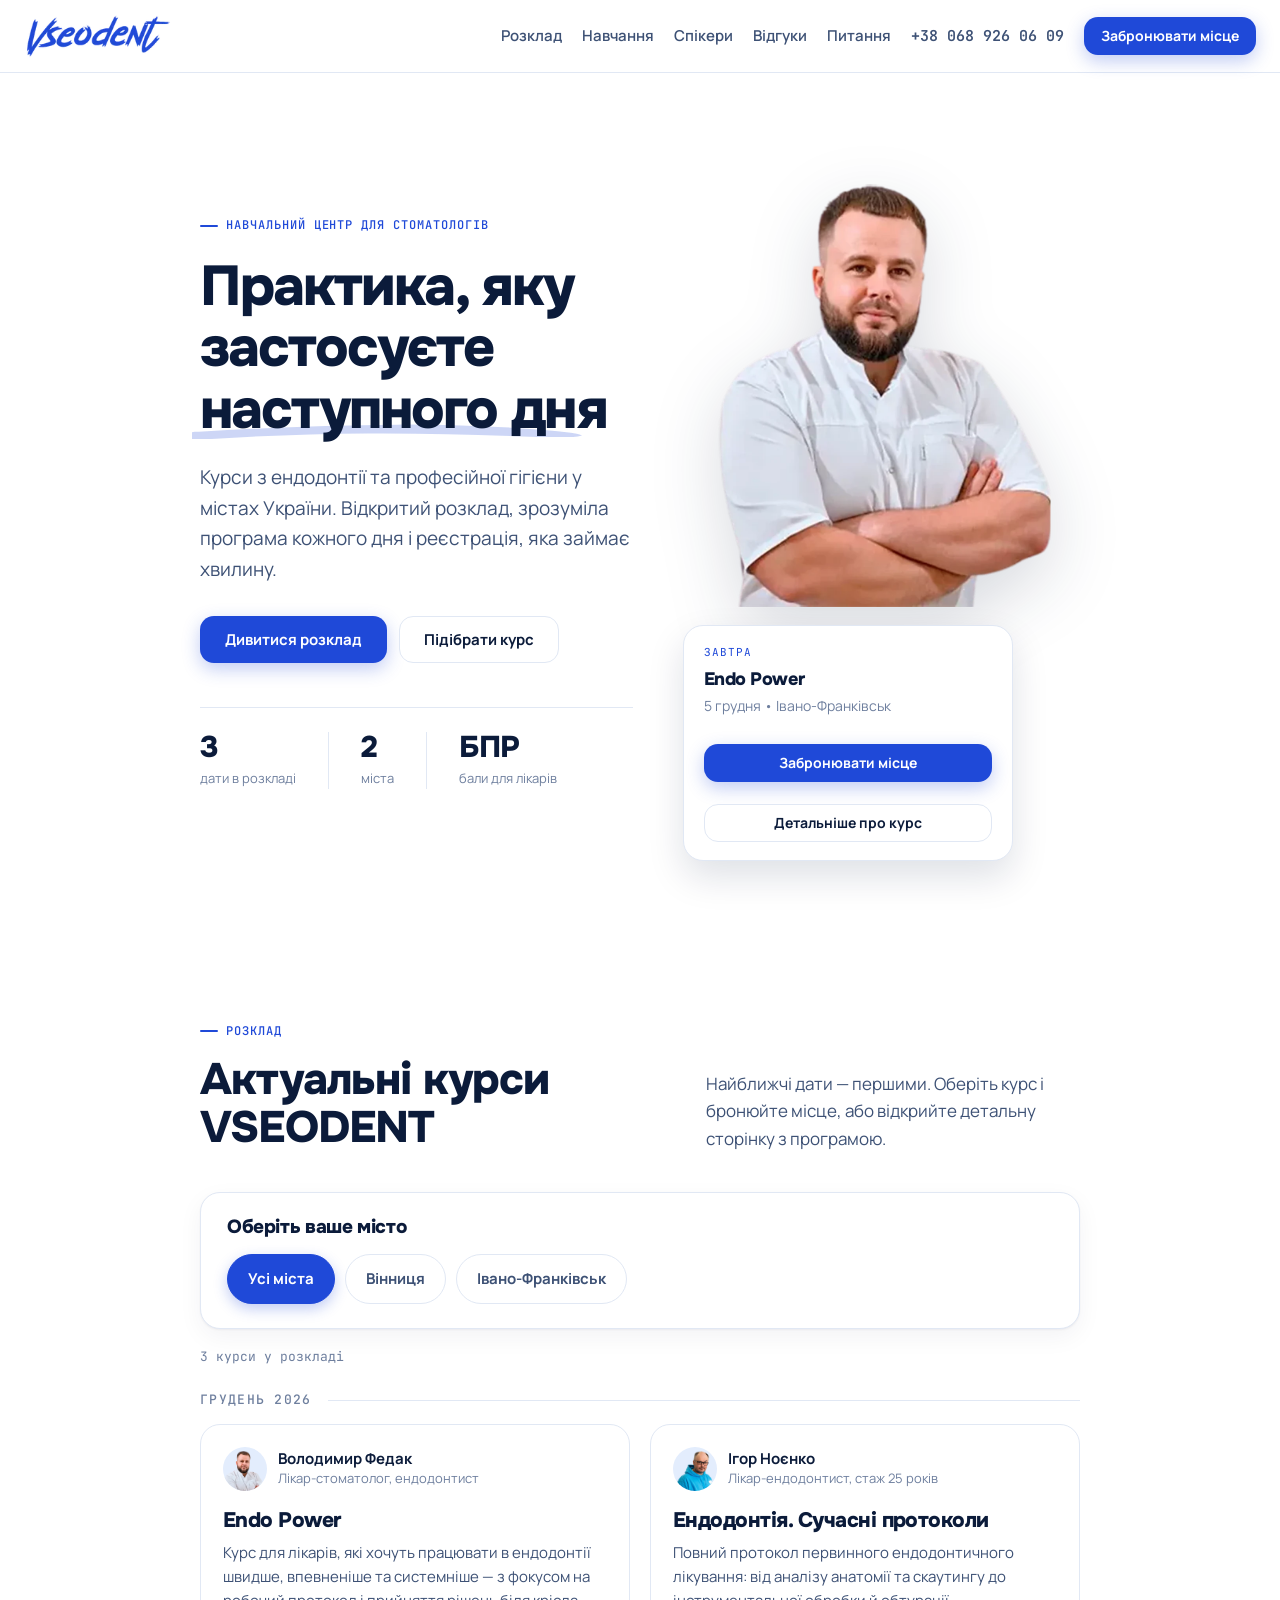
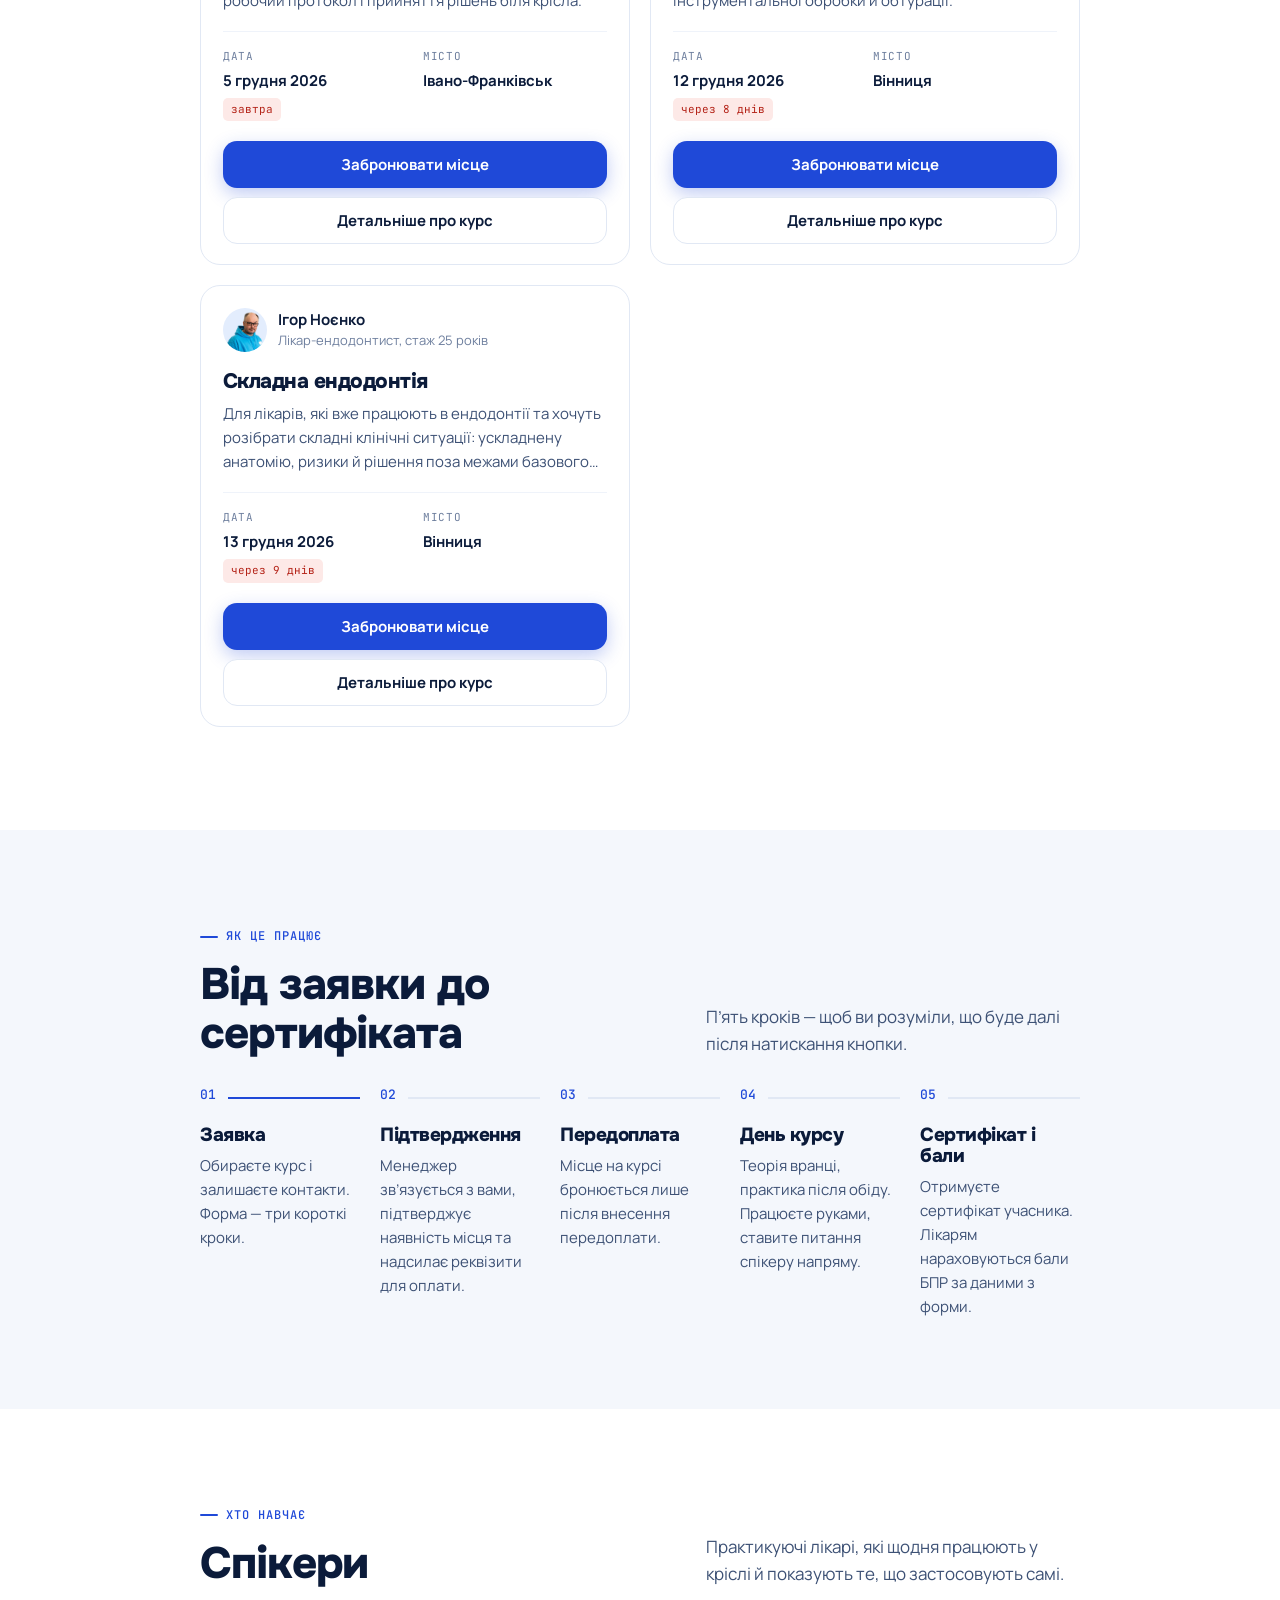
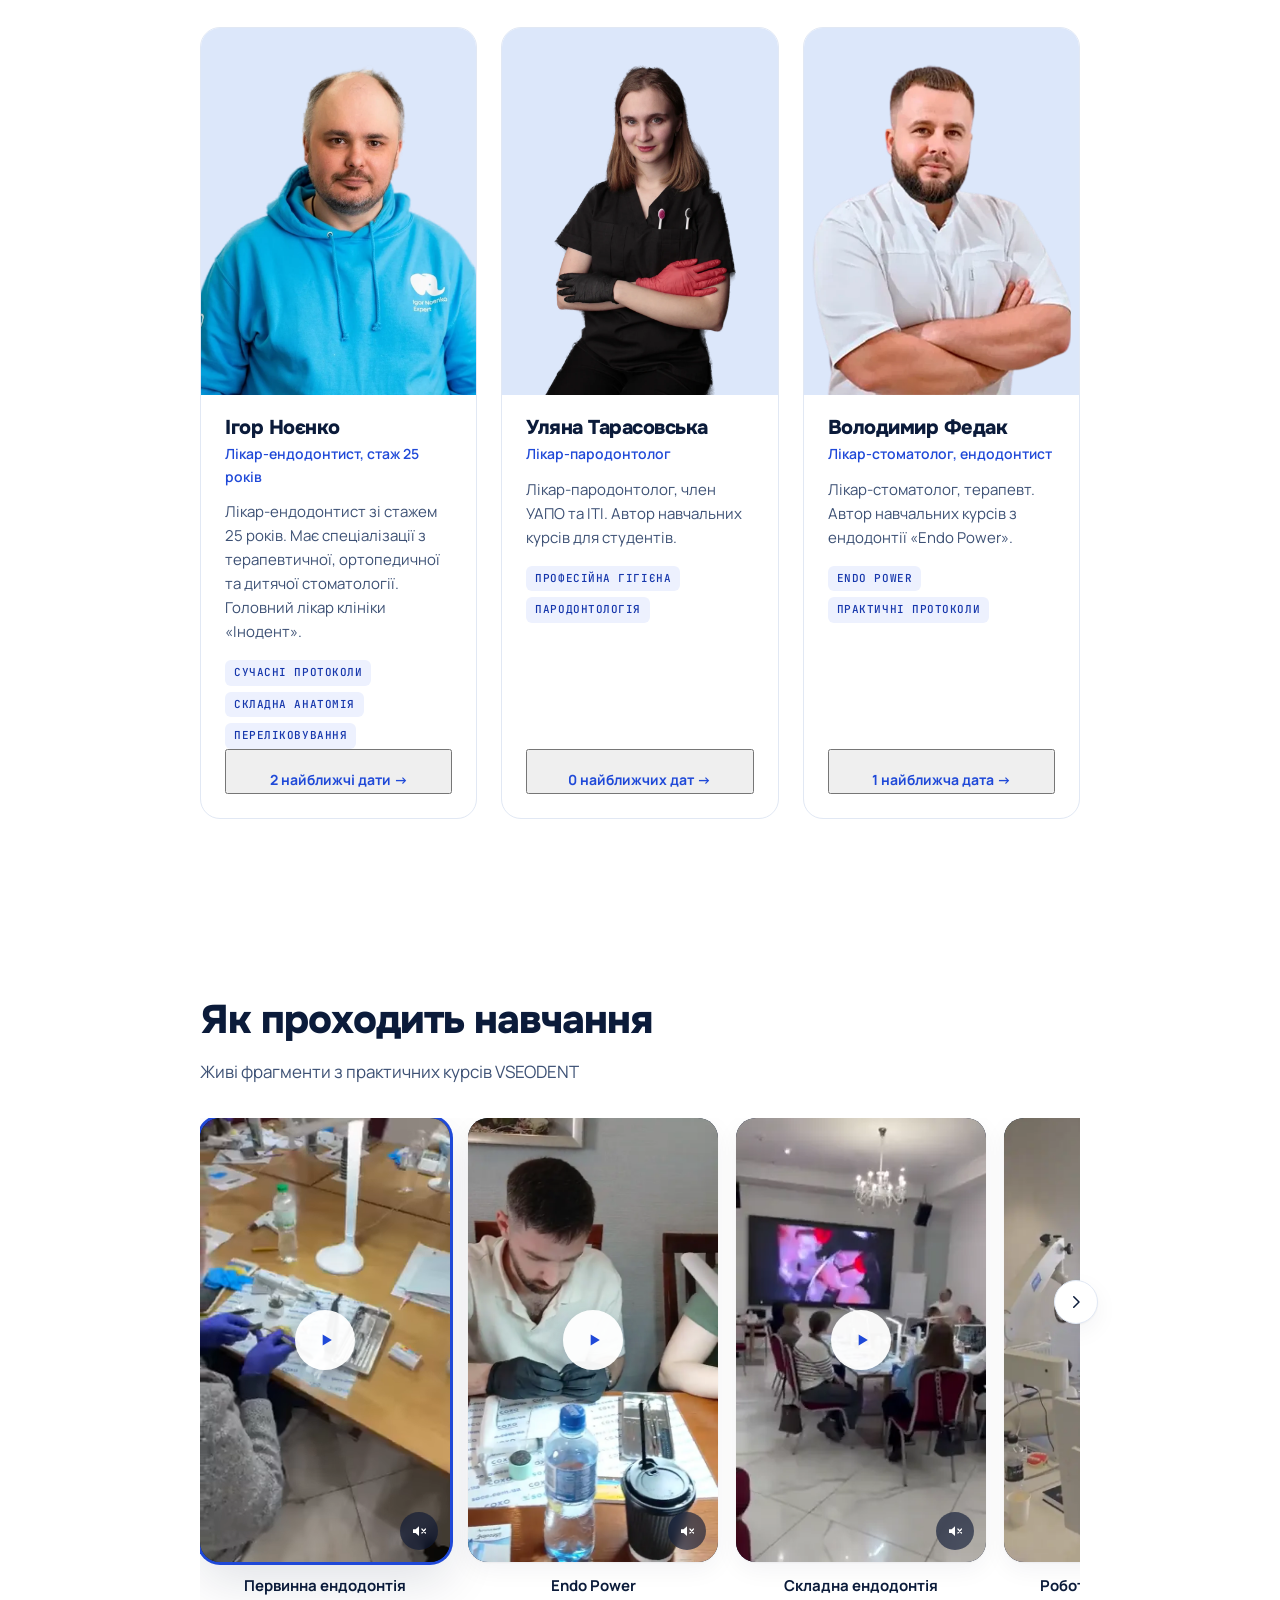
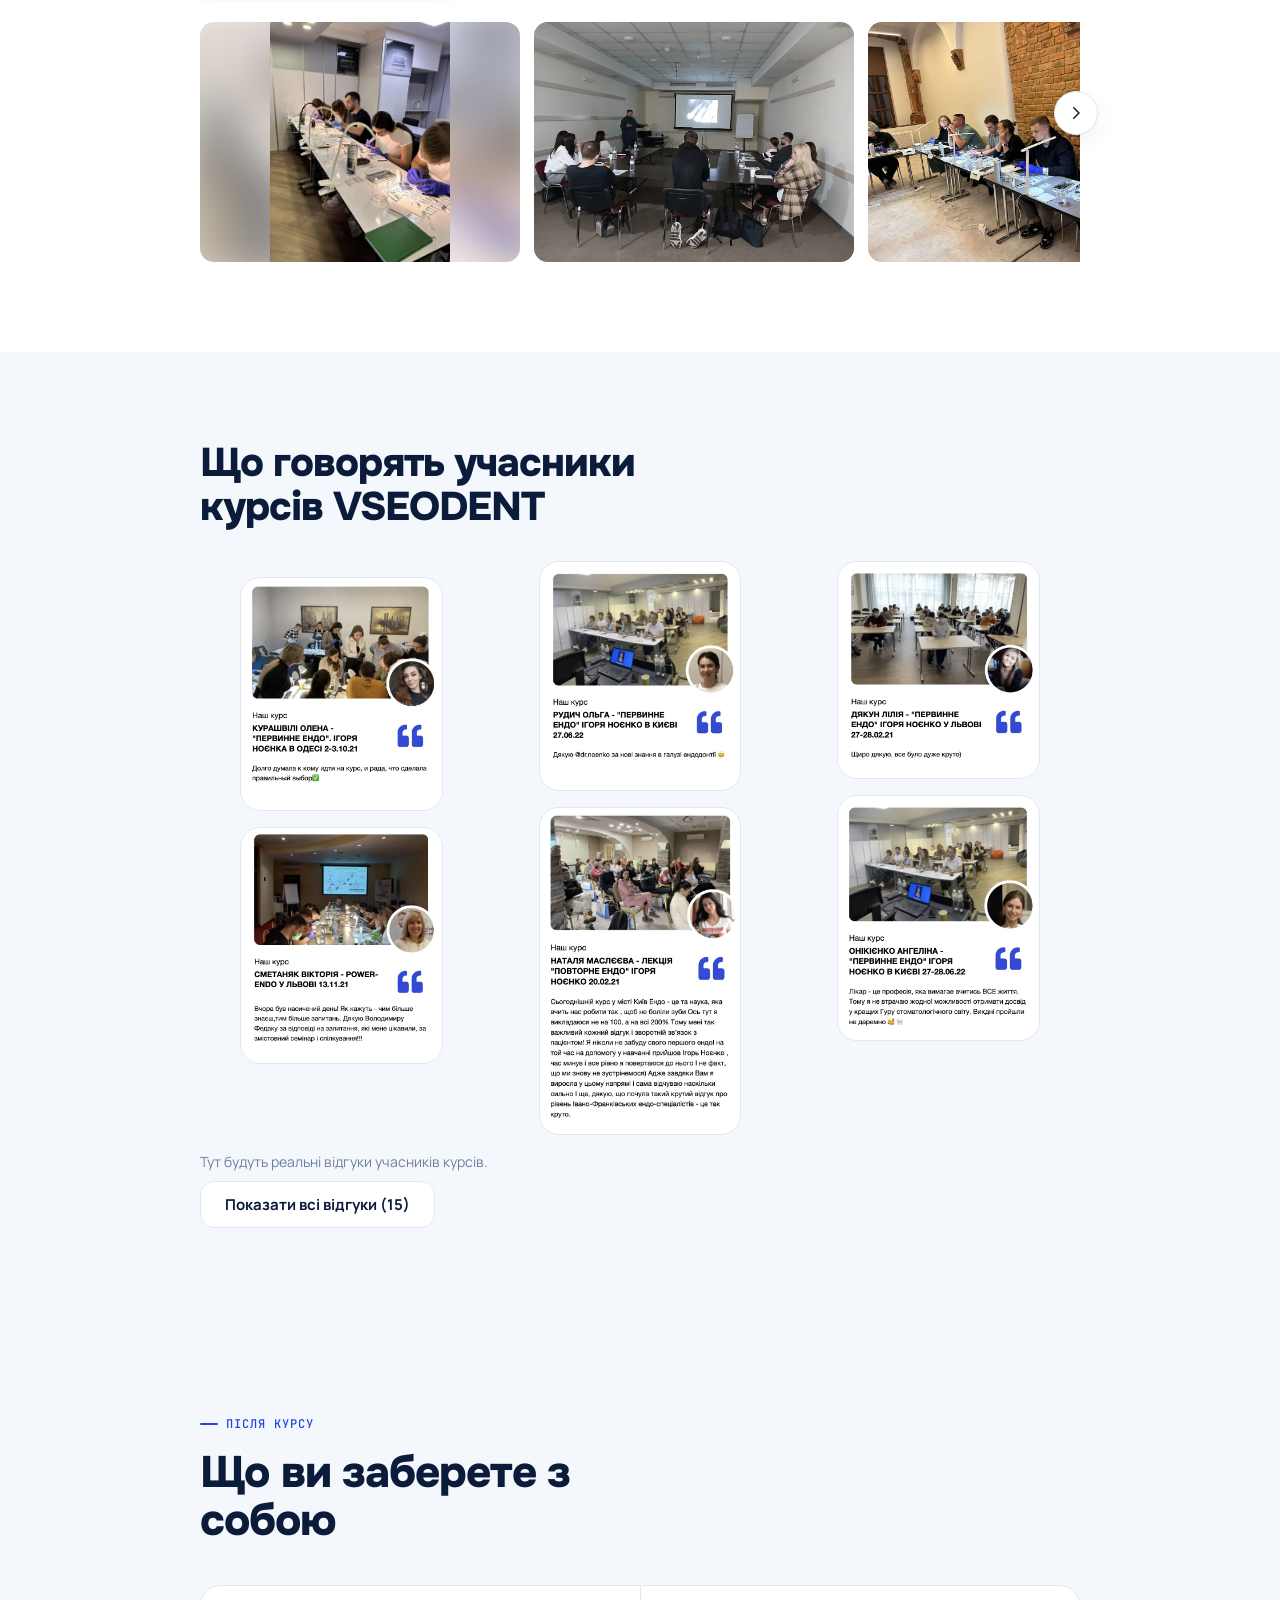
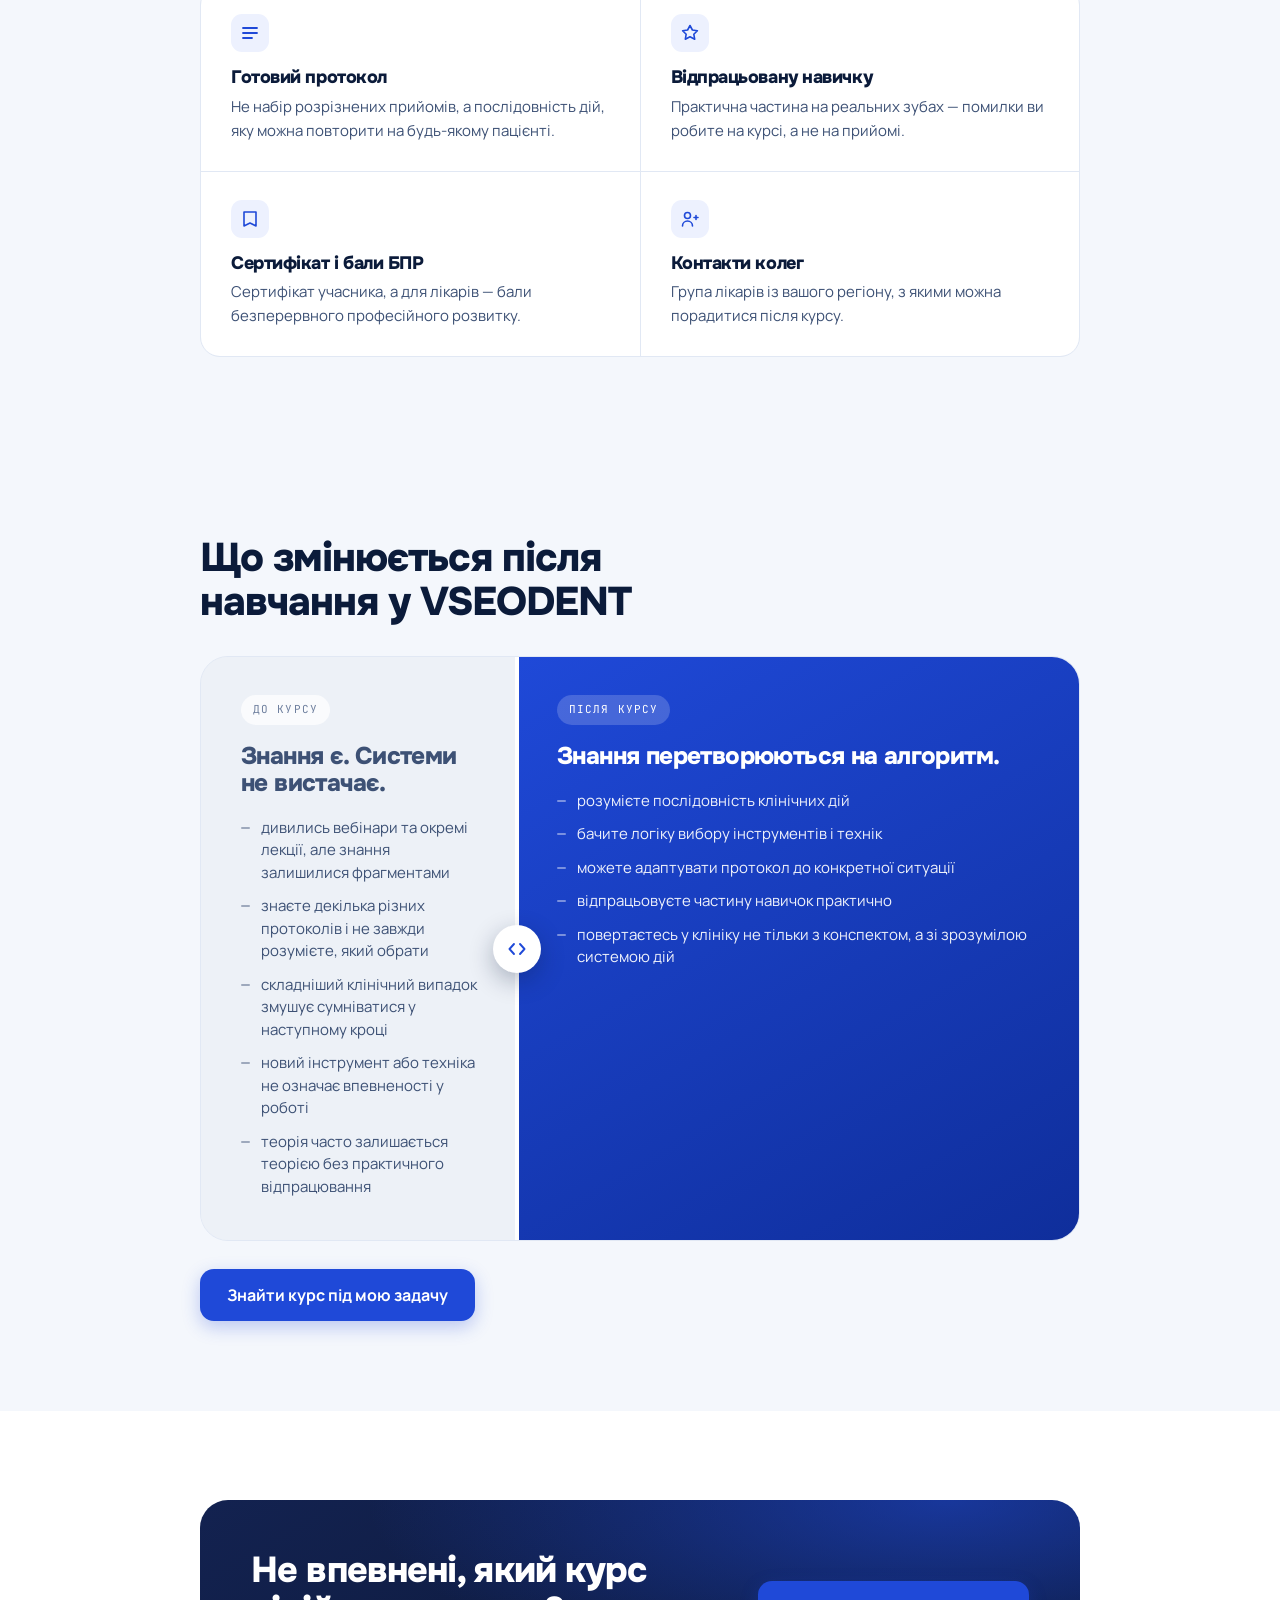
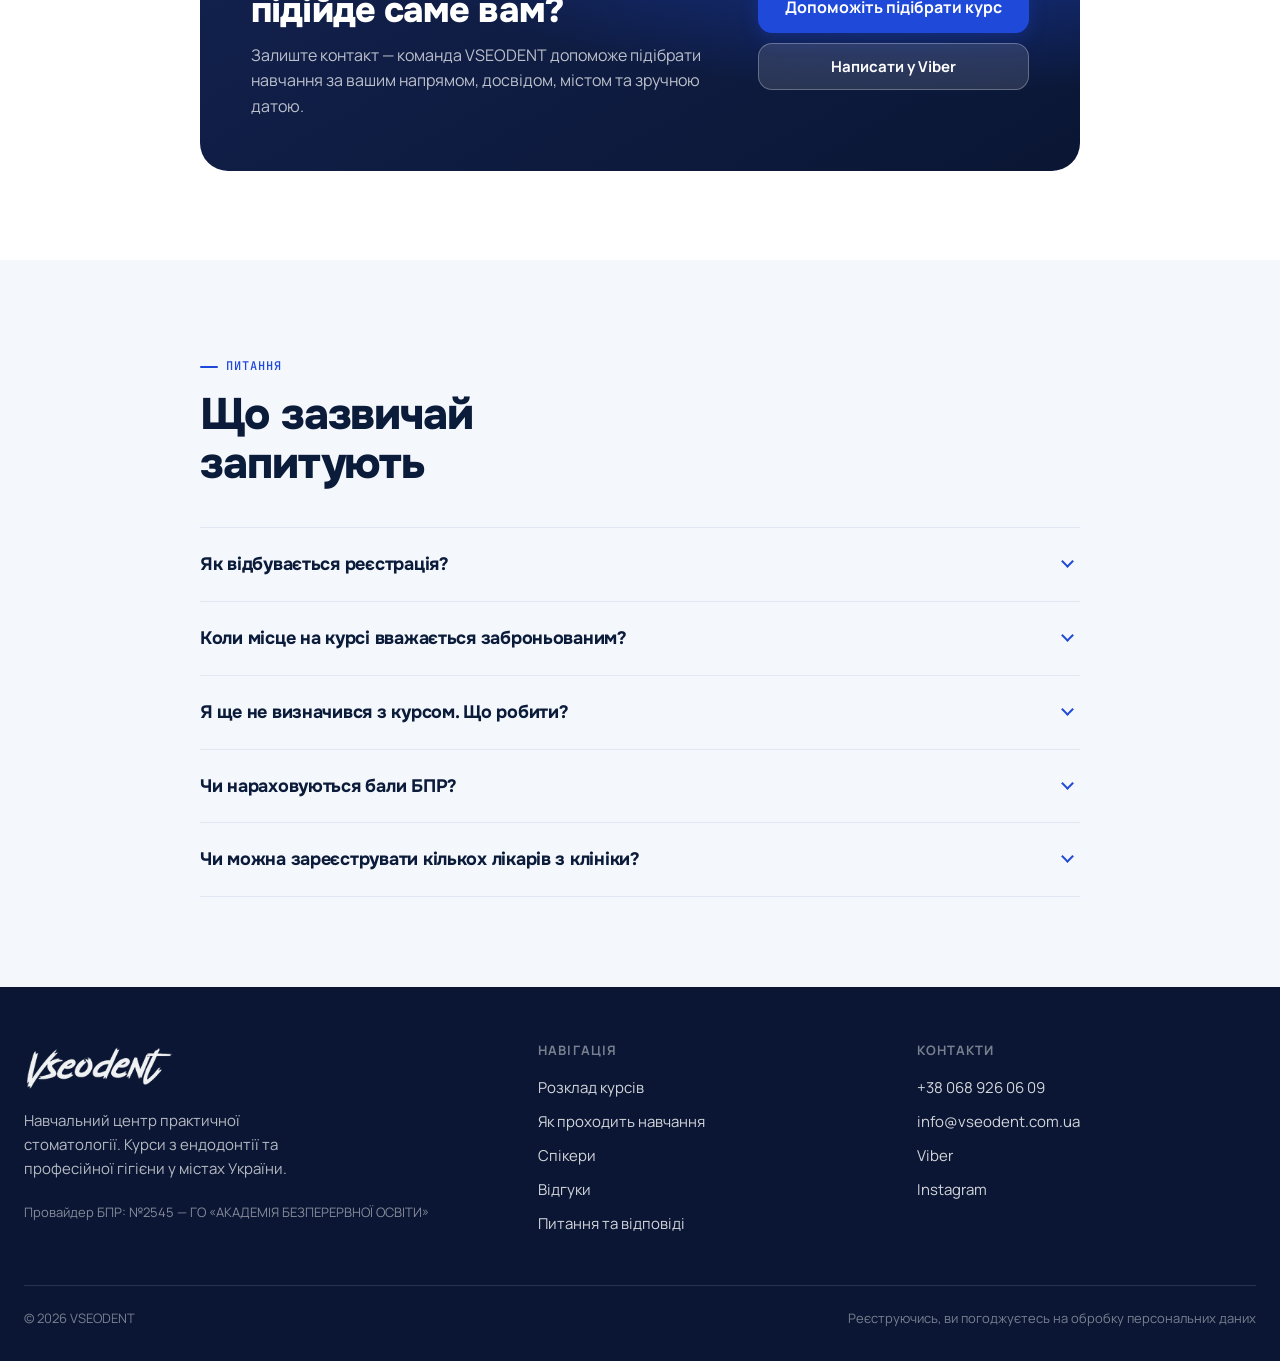
<file: index.html>
<!doctype html>
<html lang="uk">
<head>
<meta charset="utf-8">
<meta name="viewport" content="width=device-width,initial-scale=1,viewport-fit=cover">
<title>Практичні курси для стоматологів — розклад на 2026 | VSEODENT</title>
<meta name="description" content="Практичні курси VSEODENT для стоматологів: ендодонтія, Endo Power, професійна гігієна. Розклад дат по містах України, бали БПР, реєстрація онлайн за хвилину.">
<meta property="og:title" content="Практичні курси для стоматологів | VSEODENT">
<meta property="og:description" content="Оберіть тему, місто та дату — і зареєструйтеся онлайн. Бали БПР для лікарів.">
<meta property="og:type" content="website">
<link rel="preconnect" href="https://fonts.googleapis.com">
<link rel="preconnect" href="https://fonts.gstatic.com" crossorigin>
<link href="https://fonts.googleapis.com/css2?family=Onest:wght@400;600;700;800&family=Manrope:wght@400;500;600;700;800&family=JetBrains+Mono:wght@400;500&display=swap" rel="stylesheet">
<!-- Meta Pixel -->
<script>
!function(f,b,e,v,n,t,s){if(f.fbq)return;n=f.fbq=function(){n.callMethod?
n.callMethod.apply(n,arguments):n.queue.push(arguments)};if(!f._fbq)f._fbq=n;
n.push=n;n.loaded=!0;n.version='2.0';n.queue=[];t=b.createElement(e);t.async=!0;
t.src=v;s=b.getElementsByTagName(e)[0];s.parentNode.insertBefore(t,s)}(window,
document,'script','https://connect.facebook.net/en_US/fbevents.js');
fbq('init','1516093250283344');
fbq('track','PageView');
</script>
<noscript><img height="1" width="1" style="display:none"
  src="https://www.facebook.com/tr?id=1516093250283344&ev=PageView&noscript=1" alt=""></noscript>
<!-- /Meta Pixel -->
<link rel="stylesheet" href="assets/css/styles.css?v=20260905b">
<link rel="stylesheet" href="assets/css/photo-fixes.css?v=20260905b">
<link rel="icon" href="assets/images/logo.webp">
</head>
<body>

<!-- ============ ШАПКА ============ -->
<header class="header">
  <div class="container header__inner">
    <a class="header__logo" href="index.html"><img src="assets/images/logo.webp" alt="VSEODENT"></a>
    <nav class="header__nav">
      <a href="#kursy">Розклад</a>
      <a href="#yak">Навчання</a>
      <a href="#spikery">Спікери</a>
      <a href="#secReviews">Відгуки</a>
      <a href="#faq">Питання</a>
      <a class="header__phone" data-phone href="tel:+380689260609">+38 068 926 06 09</a>
      <button class="btn btn--primary btn--sm" data-open-form>Забронювати місце</button>
    </nav>
    <button class="header__burger" id="burger" aria-expanded="false" aria-label="Меню"><span></span></button>
  </div>
  <div class="mobile-menu" id="mobileMenu">
    <div class="container">
      <ul>
        <li><a href="#kursy">Розклад курсів</a></li>
        <li><a href="#yak">Як проходить навчання</a></li>
        <li><a href="#spikery">Спікери</a>
      <a href="#secReviews">Відгуки</a></li>
        <li><a href="#faq">Питання та відповіді</a></li>
        <li><a data-phone href="tel:+380689260609">+38 068 926 06 09</a></li>
      </ul>
      <button class="btn btn--primary btn--block" data-open-form>Забронювати місце</button>
    </div>
  </div>
</header>

<main>

<!-- ============ HERO ============ -->
<section class="hero">
  <div class="container hero__grid">
    <div>
      <span class="eyebrow">Навчальний центр для стоматологів</span>
      <h1>Практика, яку застосуєте <span class="brush">наступного дня<svg viewBox="0 0 400 40" preserveAspectRatio="none" aria-hidden="true"><path d="M6.5 26.8c62-7.2 124.9-11.4 187.7-12.1 20.1-.2 40.2.2 60.3 1.3 26.4 1.4 52.7 4 78.8 7.7 8.4 1.2 16.9 2.6 25.1 4.7 3.7.9 7.9 1.9 10.6 4.8-4.9 3.1-11.4 2.6-17 2.7-15.6.2-31.2-.6-46.7-1.6-46.5-3-93.1-5.2-139.7-4.6-51.3.6-102.6 3.9-153.5 10.2-3.5.4-7.2.8-10.6-.3-3.1-1-5.6-3.9-5.4-7.2.3-3.6 3.4-5 6.4-5.6z"/></svg></span></h1>
      <p class="hero__lead">Курси з ендодонтії та професійної гігієни у містах України. Відкритий розклад, зрозуміла програма кожного дня і реєстрація, яка займає хвилину.</p>
      <div class="hero__actions">
        <a class="btn btn--primary" href="#kursy">Дивитися розклад</a>
        <button class="btn btn--ghost" data-open-form>Підібрати курс</button>
      </div>
      <div class="hero__stats">
        <div class="hero__stat"><b id="statDates">—</b><span id="statDatesLabel">дат у розкладі</span></div>
        <div class="hero__stat"><b id="statCities">—</b><span id="statCitiesLabel">міст</span></div>
        <div class="hero__stat"><b>БПР</b><span>бали для лікарів</span></div>
      </div>
    </div>

    <div class="hero__panel">
      <img class="hero__photo" id="heroPhoto" src="assets/images/noienko-1.webp" alt="" fetchpriority="high">
      <div class="hero__next">
        <div class="hero__next-label" id="nextLabel">найближчий курс</div>
        <h3 id="nextTitle">—</h3>
        <p id="nextMeta">—</p>
        <div class="hero__next-actions">
          <button class="btn btn--primary btn--sm btn--block" id="nextBtn" type="button">Забронювати місце</button>
          <a class="btn btn--ghost btn--sm btn--block" id="nextDetails" href="#">Детальніше про курс</a>
        </div>
      </div>
    </div>
  </div>
</section>

<!-- ============ РОЗКЛАД ============ -->
<section class="section" id="kursy">
  <div class="container">
    <div class="section-head">
      <div>
        <span class="eyebrow">Розклад</span>
        <h2>Актуальні курси VSEODENT</h2>
      </div>
      <p>Найближчі дати — першими. Оберіть курс і бронюйте місце, або відкрийте детальну сторінку з програмою.</p>
    </div>

    <div class="cityfilter">
      <h3 class="cityfilter__label">Оберіть ваше місто</h3>
      <div class="cityfilter__chips" id="cityChips"></div>
    </div>

    <p class="filters__count" id="count"></p>
    <div id="schedule"></div>
  </div>
</section>

<!-- ============ ЯК ПРОХОДИТЬ ============ -->
<section class="section section--wash" id="yak">
  <div class="container">
    <div class="section-head">
      <div>
        <span class="eyebrow">Як це працює</span>
        <h2>Від заявки до сертифіката</h2>
      </div>
      <p>П’ять кроків — щоб ви розуміли, що буде далі після натискання кнопки.</p>
    </div>
    <div class="steps">
      <article class="step is-live">
        <h3>Заявка</h3>
        <p>Обираєте курс і залишаєте контакти. Форма — три короткі кроки.</p>
      </article>
      <article class="step">
        <h3>Підтвердження</h3>
        <p>Менеджер зв’язується з вами, підтверджує наявність місця та надсилає реквізити для оплати.</p>
      </article>
      <article class="step">
        <h3>Передоплата</h3>
        <p>Місце на курсі бронюється лише після внесення передоплати.</p>
      </article>
      <article class="step">
        <h3>День курсу</h3>
        <p>Теорія вранці, практика після обіду. Працюєте руками, ставите питання спікеру напряму.</p>
      </article>
      <article class="step">
        <h3>Сертифікат і бали</h3>
        <p>Отримуєте сертифікат учасника. Лікарям нараховуються бали БПР за даними з форми.</p>
      </article>
    </div>
  </div>
</section>

<!-- ============ СПІКЕРИ ============ -->
<section class="section" id="spikery">
  <div class="container">
    <div class="section-head">
      <div>
        <span class="eyebrow">Хто навчає</span>
        <h2>Спікери</h2>
      </div>
      <p>Практикуючі лікарі, які щодня працюють у кріслі й показують те, що застосовують самі.</p>
    </div>
    <div class="speakers" id="speakers"></div>
  </div>
</section>

<!-- ============ ЯК ПРОХОДИТЬ НАВЧАННЯ (ВІДЕО) ============ -->
<section class="section" id="secHow">
  <div class="container">
    <h2 class="shead">Як проходить навчання</h2>
    <p class="ssub">Живі фрагменти з практичних курсів VSEODENT</p>
    <div class="vreel" id="videos"></div>
    <div class="pstrip" id="photos"></div>
  </div>
</section>

<!-- ============ ВІДГУКИ ============ -->
<section class="section section--wash" id="secReviews">
  <div class="container">
    <h2 class="shead">Що говорять учасники курсів VSEODENT</h2>
    <div class="reviews" id="reviews"></div>
    <p class="ghint" id="reviewsHint">Тут будуть реальні відгуки учасників курсів.</p>
    <div class="reviews__more"><button class="btn btn--ghost" id="reviewsMore" type="button">Показати всі відгуки</button></div>
    <div class="carousel__dots" id="reviewsDots"></div>
  </div>
</section>

<!-- ============ ЩО ОТРИМАЄТЕ ============ -->
<section class="section section--wash">
  <div class="container">
    <div class="section-head">
      <div>
        <span class="eyebrow">Після курсу</span>
        <h2>Що ви заберете з собою</h2>
      </div>
    </div>
    <div class="gains">
      <article class="gain">
        <div class="gain__ico"><svg width="20" height="20" viewBox="0 0 20 20" fill="none"><path d="M3 5h14M3 10h14M3 15h9" stroke="currentColor" stroke-width="1.8" stroke-linecap="round"/></svg></div>
        <h3>Готовий протокол</h3>
        <p>Не набір розрізнених прийомів, а послідовність дій, яку можна повторити на будь-якому пацієнті.</p>
      </article>
      <article class="gain">
        <div class="gain__ico"><svg width="20" height="20" viewBox="0 0 20 20" fill="none"><path d="M10 2.5 12.4 7l5 .7-3.6 3.5.9 5-4.7-2.4-4.7 2.4.9-5L2.6 7.7l5-.7L10 2.5Z" stroke="currentColor" stroke-width="1.6" stroke-linejoin="round"/></svg></div>
        <h3>Відпрацьовану навичку</h3>
        <p>Практична частина на реальних зубах — помилки ви робите на курсі, а не на прийомі.</p>
      </article>
      <article class="gain">
        <div class="gain__ico"><svg width="20" height="20" viewBox="0 0 20 20" fill="none"><path d="M4 3h12v14l-6-3-6 3V3Z" stroke="currentColor" stroke-width="1.6" stroke-linejoin="round"/></svg></div>
        <h3>Сертифікат і бали БПР</h3>
        <p>Сертифікат учасника, а для лікарів — бали безперервного професійного розвитку.</p>
      </article>
      <article class="gain">
        <div class="gain__ico"><svg width="20" height="20" viewBox="0 0 20 20" fill="none"><circle cx="7.5" cy="6.5" r="3" stroke="currentColor" stroke-width="1.6"/><path d="M2.5 17c0-2.8 2.2-5 5-5s5 2.2 5 5M14 8.5h4M16 6.5v4" stroke="currentColor" stroke-width="1.6" stroke-linecap="round"/></svg></div>
        <h3>Контакти колег</h3>
        <p>Група лікарів із вашого регіону, з якими можна порадитися після курсу.</p>
      </article>
    </div>
  </div>
</section>

<!-- ============ ДО / ПІСЛЯ ============ -->
<section class="section section--wash" id="secTransform">
  <div class="container">
    <h2 class="shead">Що змінюється після навчання у VSEODENT</h2>
    <div class="ba" id="ba"></div>
    <div class="ba__cta">
      <a class="btn btn--primary btn--lg" href="#kursy">Знайти курс під мою задачу</a>
    </div>
  </div>
</section>

<!-- ============ ПІДБІР КУРСУ (альтернативна конверсія) ============ -->
<section class="section">
  <div class="container">
    <div class="cta">
      <div>
        <h2>Не впевнені, який курс підійде саме вам?</h2>
        <p>Залиште контакт — команда VSEODENT допоможе підібрати навчання за вашим напрямом, досвідом, містом та зручною датою.</p>
      </div>
      <div class="cta__actions">
        <button class="btn btn--primary btn--block btn--lg" data-open-form data-lead-type="course_selection">Допоможіть підібрати курс</button>
        <a class="btn btn--light btn--block" data-viber href="#">Написати у Viber</a>
      </div>
    </div>
  </div>
</section>

<!-- ============ FAQ ============ -->
<section class="section section--wash" id="faq">
  <div class="container">
    <div class="section-head">
      <div>
        <span class="eyebrow">Питання</span>
        <h2>Що зазвичай запитують</h2>
      </div>
    </div>
    <div class="faq" id="faqList"></div>
  </div>
</section>

</main>

<!-- ============ ФУТЕР ============ -->
<footer class="footer">
  <div class="container">
    <div class="footer__grid">
      <div>
        <img src="assets/images/logo.webp" alt="VSEODENT">
        <p>Навчальний центр практичної стоматології. Курси з ендодонтії та професійної гігієни у містах України.</p>
        <div class="footer__bpr">Провайдер БПР: <span data-bpr></span></div>
      </div>
      <div>
        <h4>Навігація</h4>
        <a href="#kursy">Розклад курсів</a>
        <a href="#yak">Як проходить навчання</a>
        <a href="#spikery">Спікери</a>
      <a href="#secReviews">Відгуки</a>
        <a href="#faq">Питання та відповіді</a>
      </div>
      <div>
        <h4>Контакти</h4>
        <a data-phone href="tel:+380689260609">+38 068 926 06 09</a>
        <a data-email href="#">email</a>
        <a data-viber href="#">Viber</a>
        <a data-telegram href="#">Telegram</a>
        <a data-instagram href="#" target="_blank" rel="noopener">Instagram</a>
      </div>
    </div>
    <div class="footer__bottom">
      <span>© <span data-year></span> VSEODENT</span>
      <span>Реєструючись, ви погоджуєтесь на обробку персональних даних</span>
    </div>
  </div>
</footer>

<script src="assets/js/data.js?v=20260905b"></script>
<script src="assets/js/app.js?v=20260905b"></script>
<script src="assets/js/home.js?v=20260905b"></script>
<script src="assets/js/shared-blocks.js?v=20260905b"></script>
<script src="assets/js/videos.js?v=20260905b"></script>
<script src="assets/js/ba.js?v=20260905b"></script>
<script src="assets/js/form.js?v=20260905b"></script>
</body>
</html>
</file>
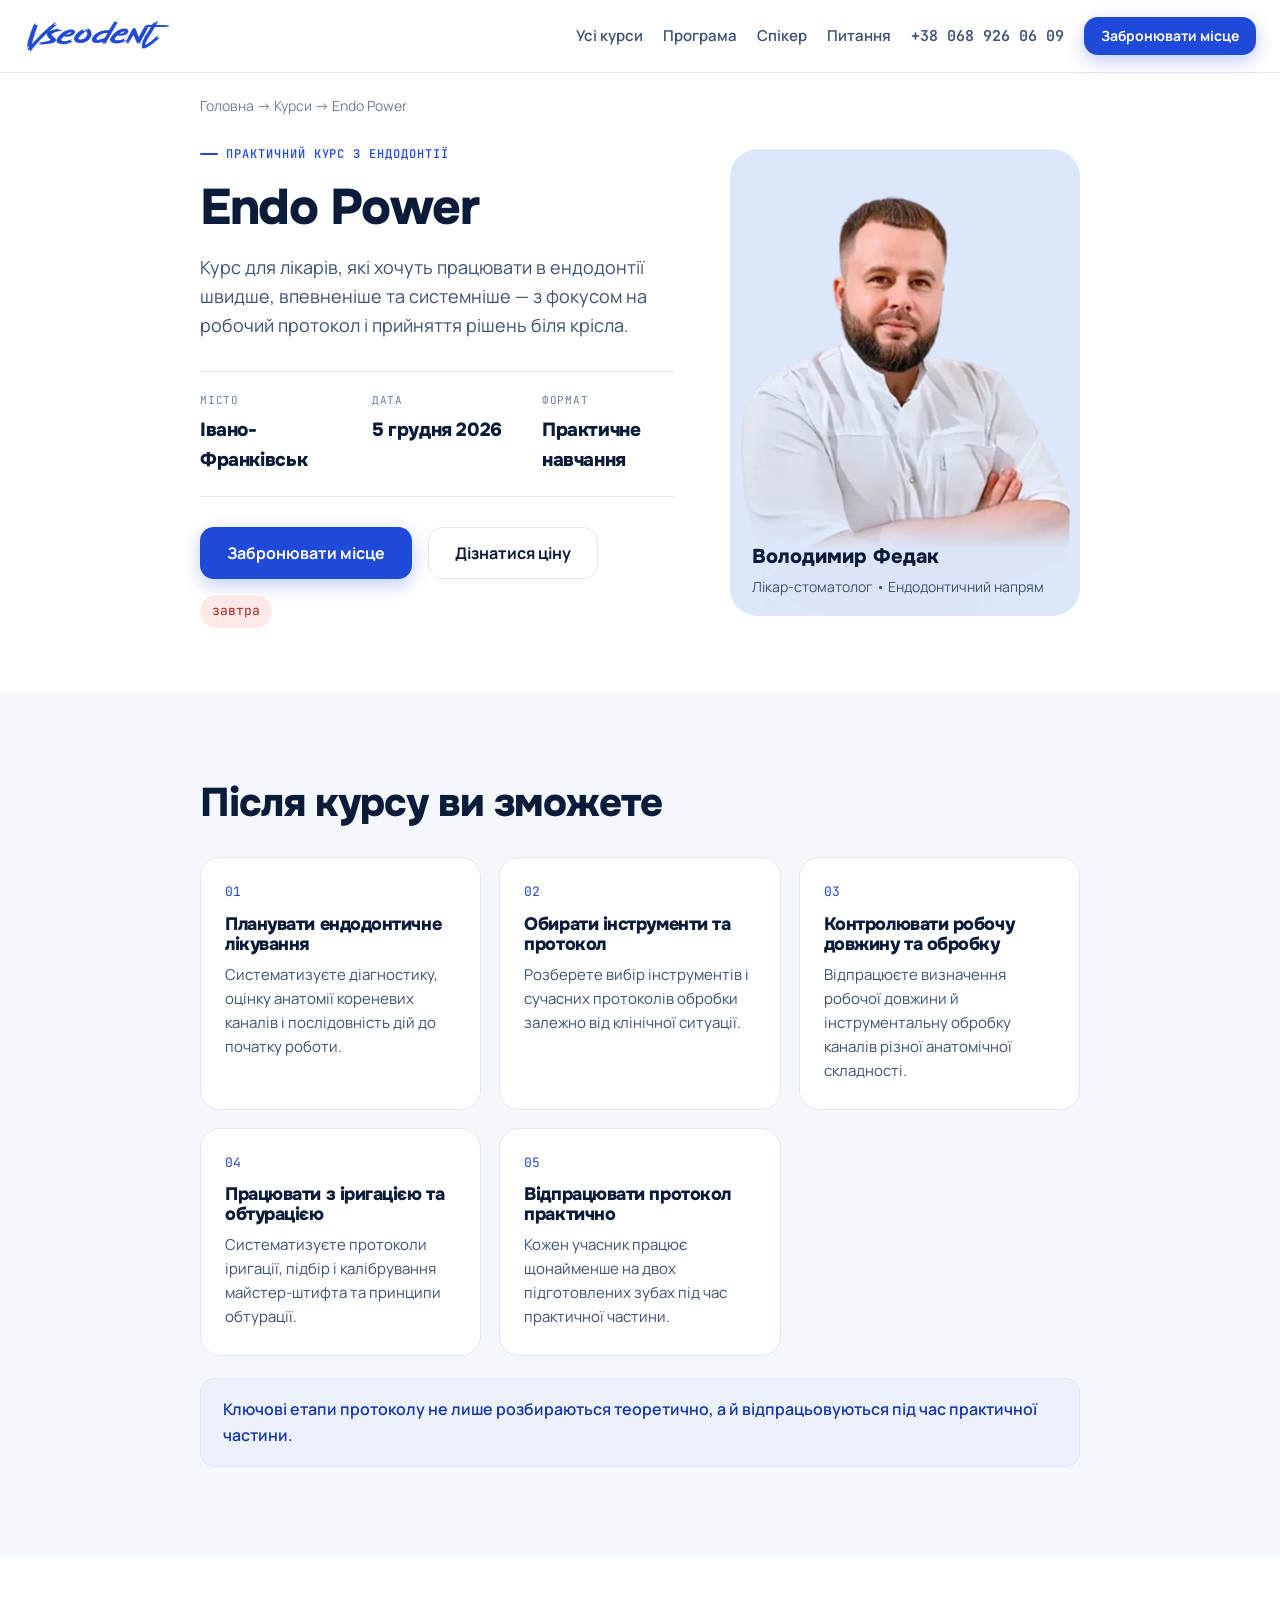
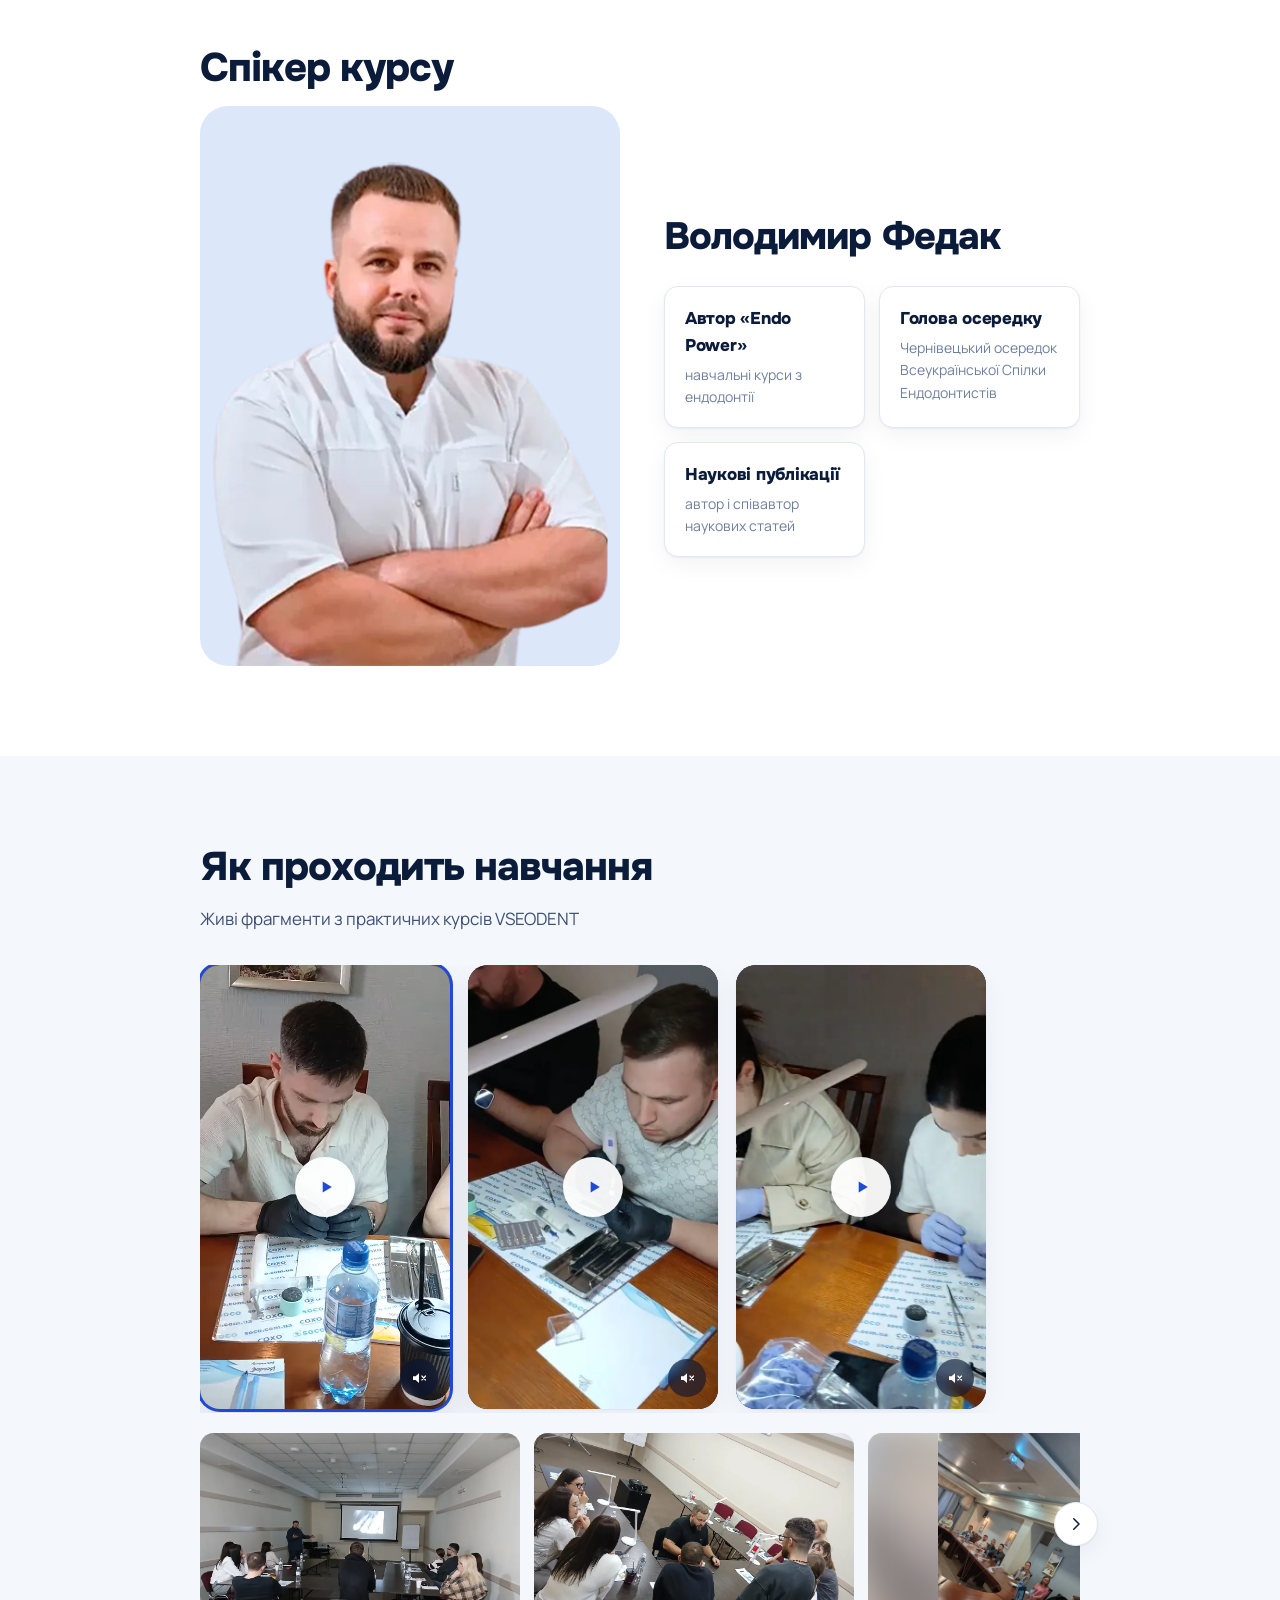
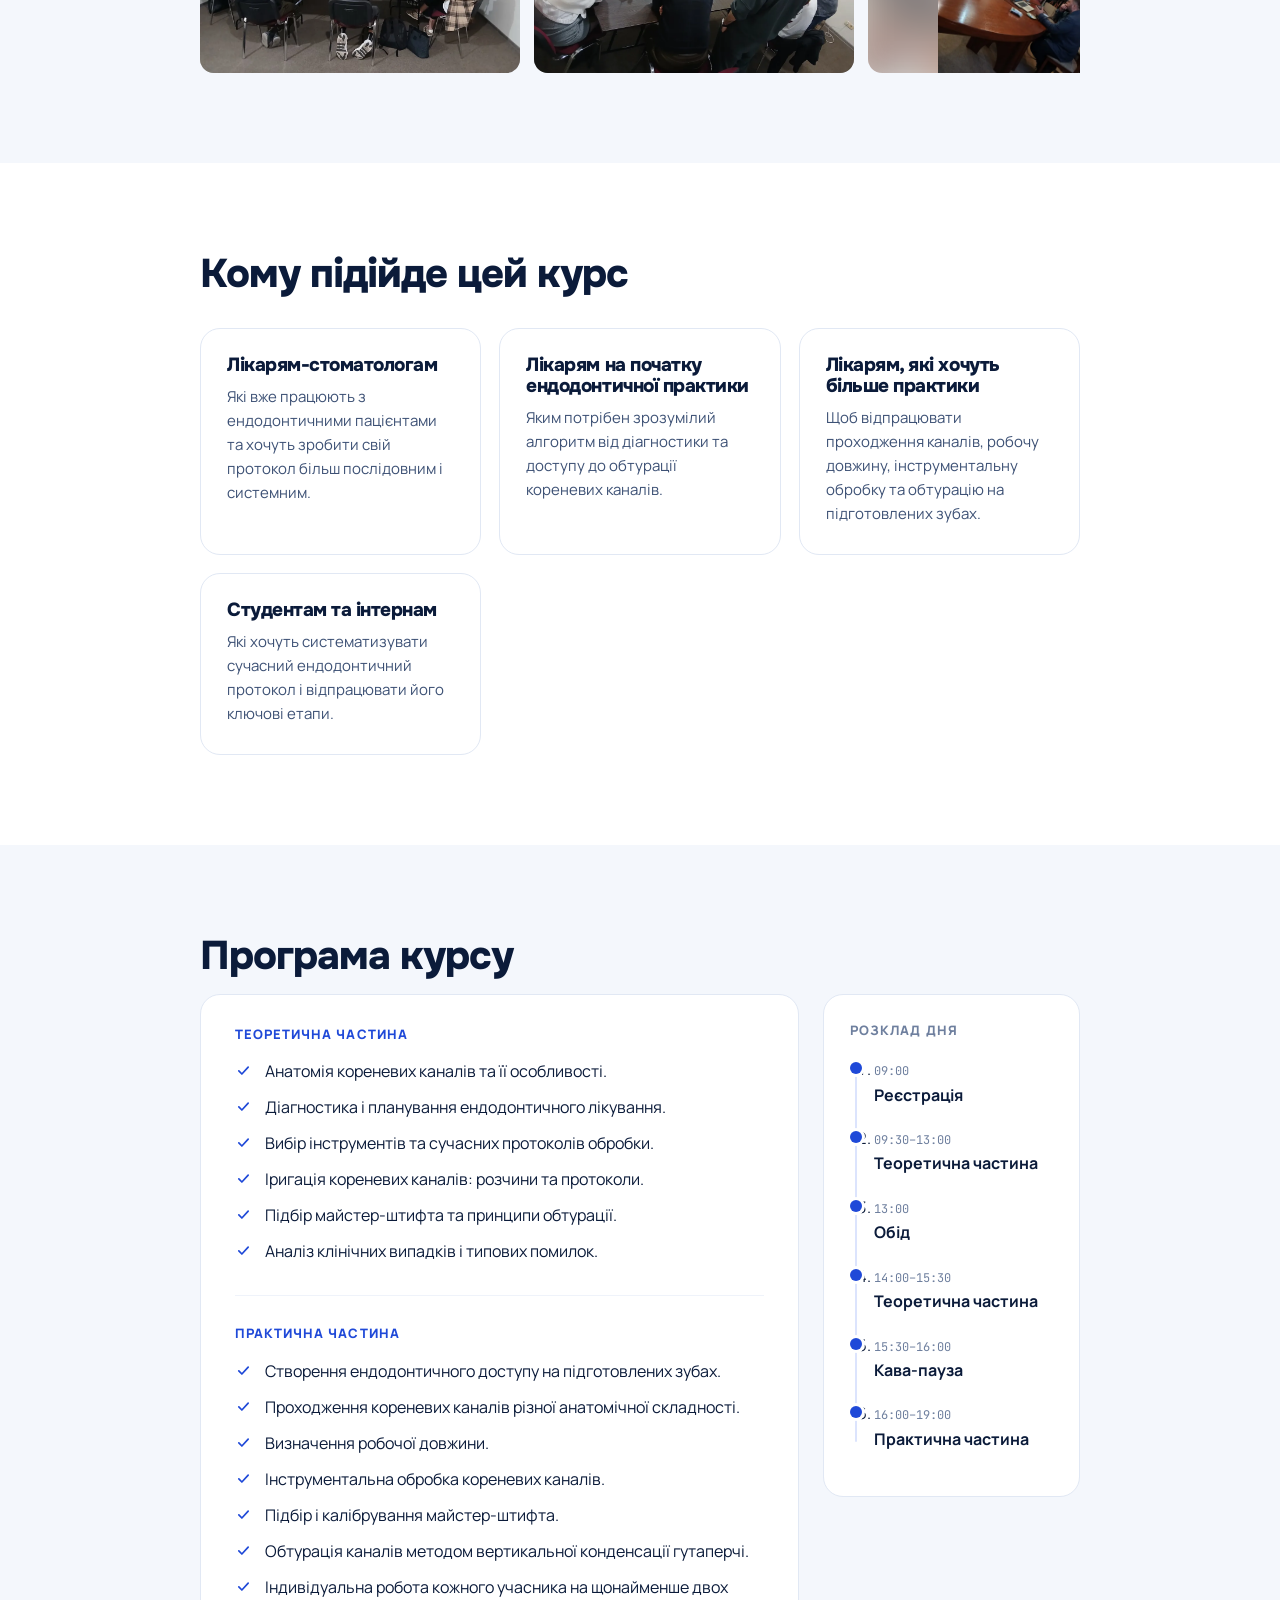
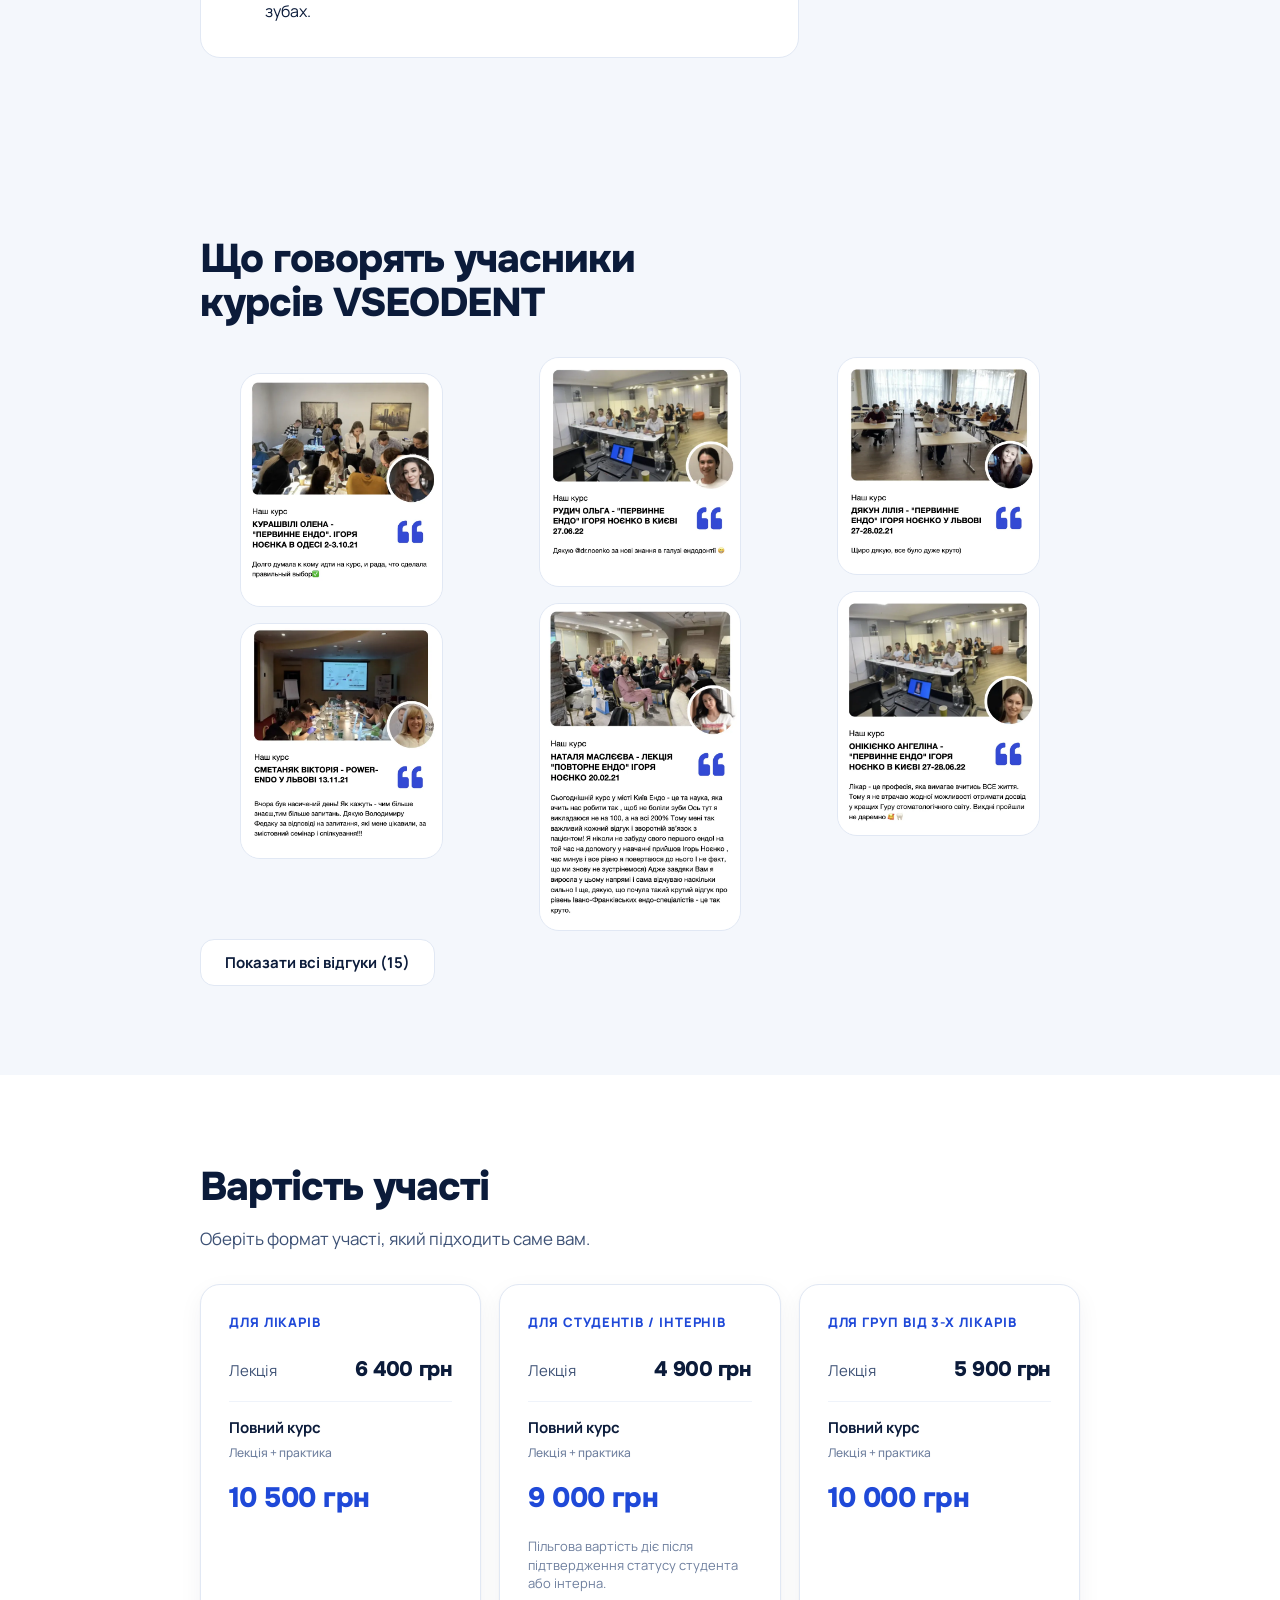
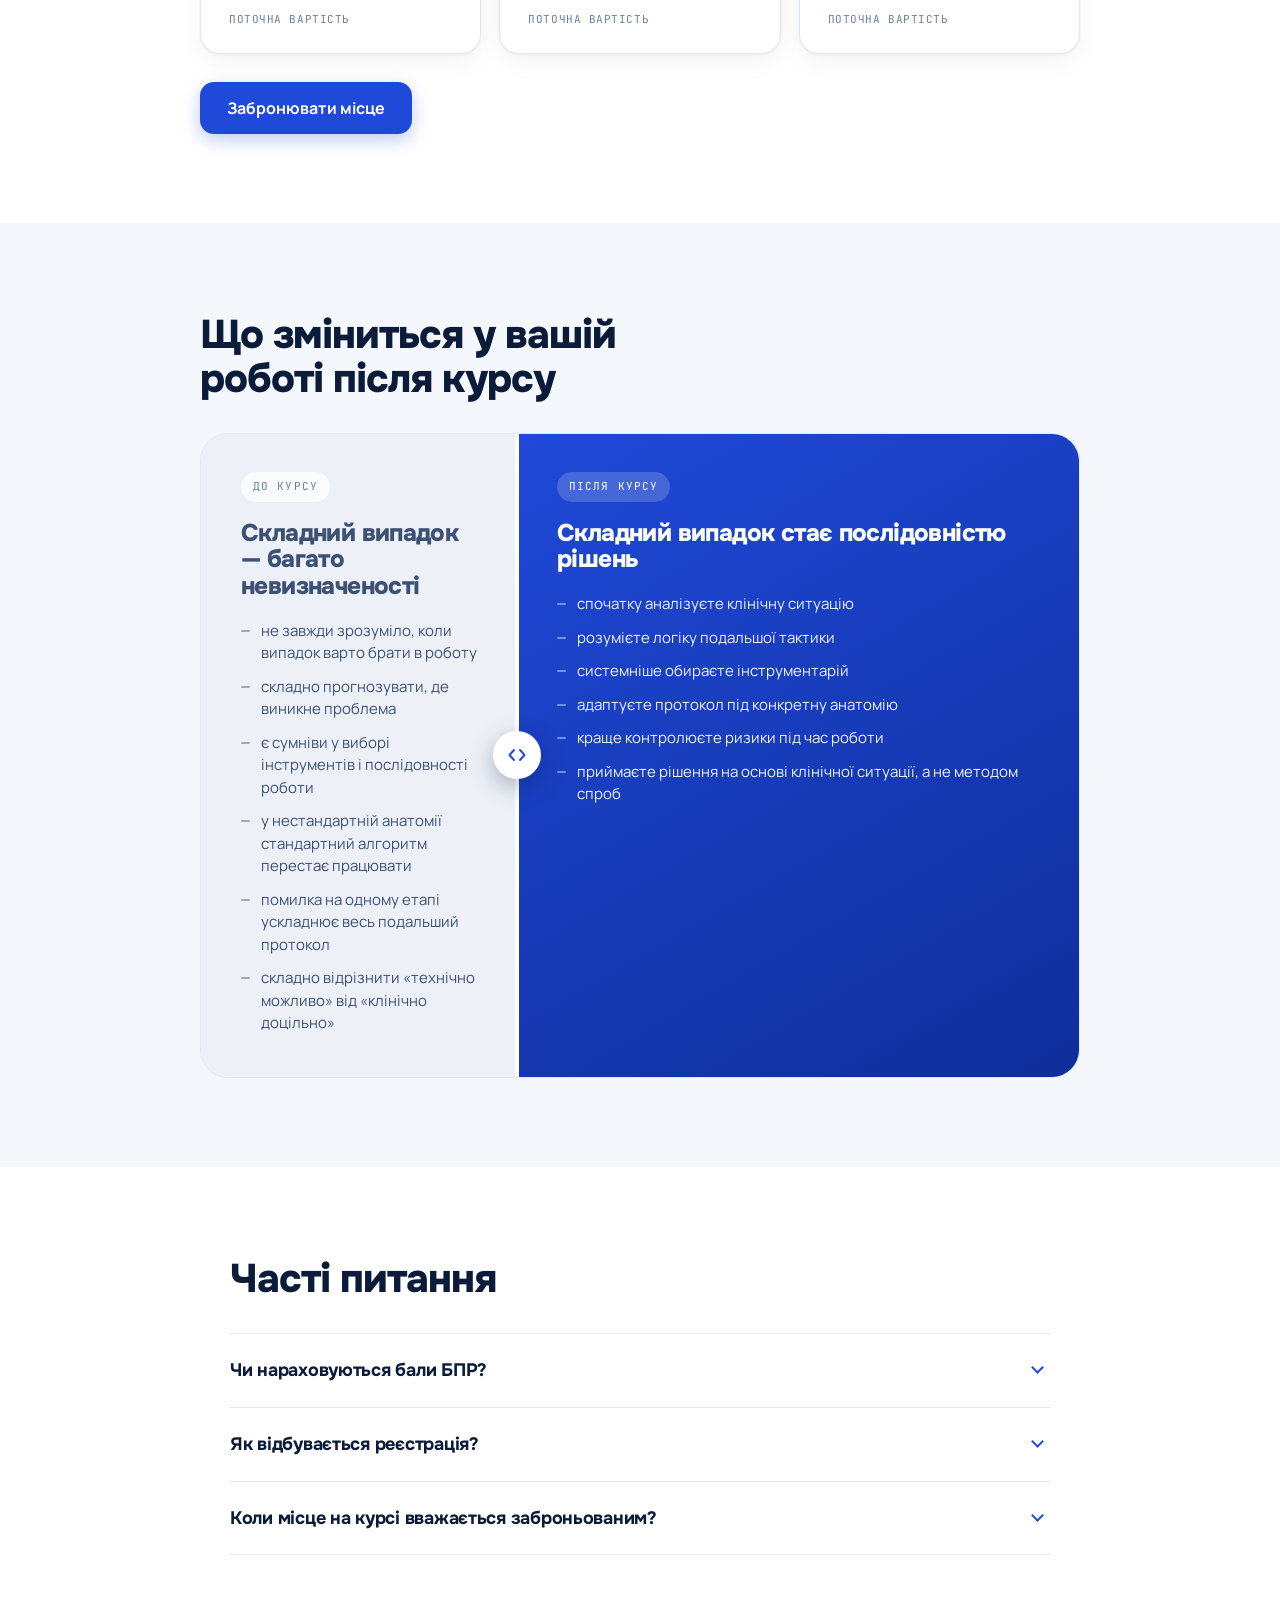
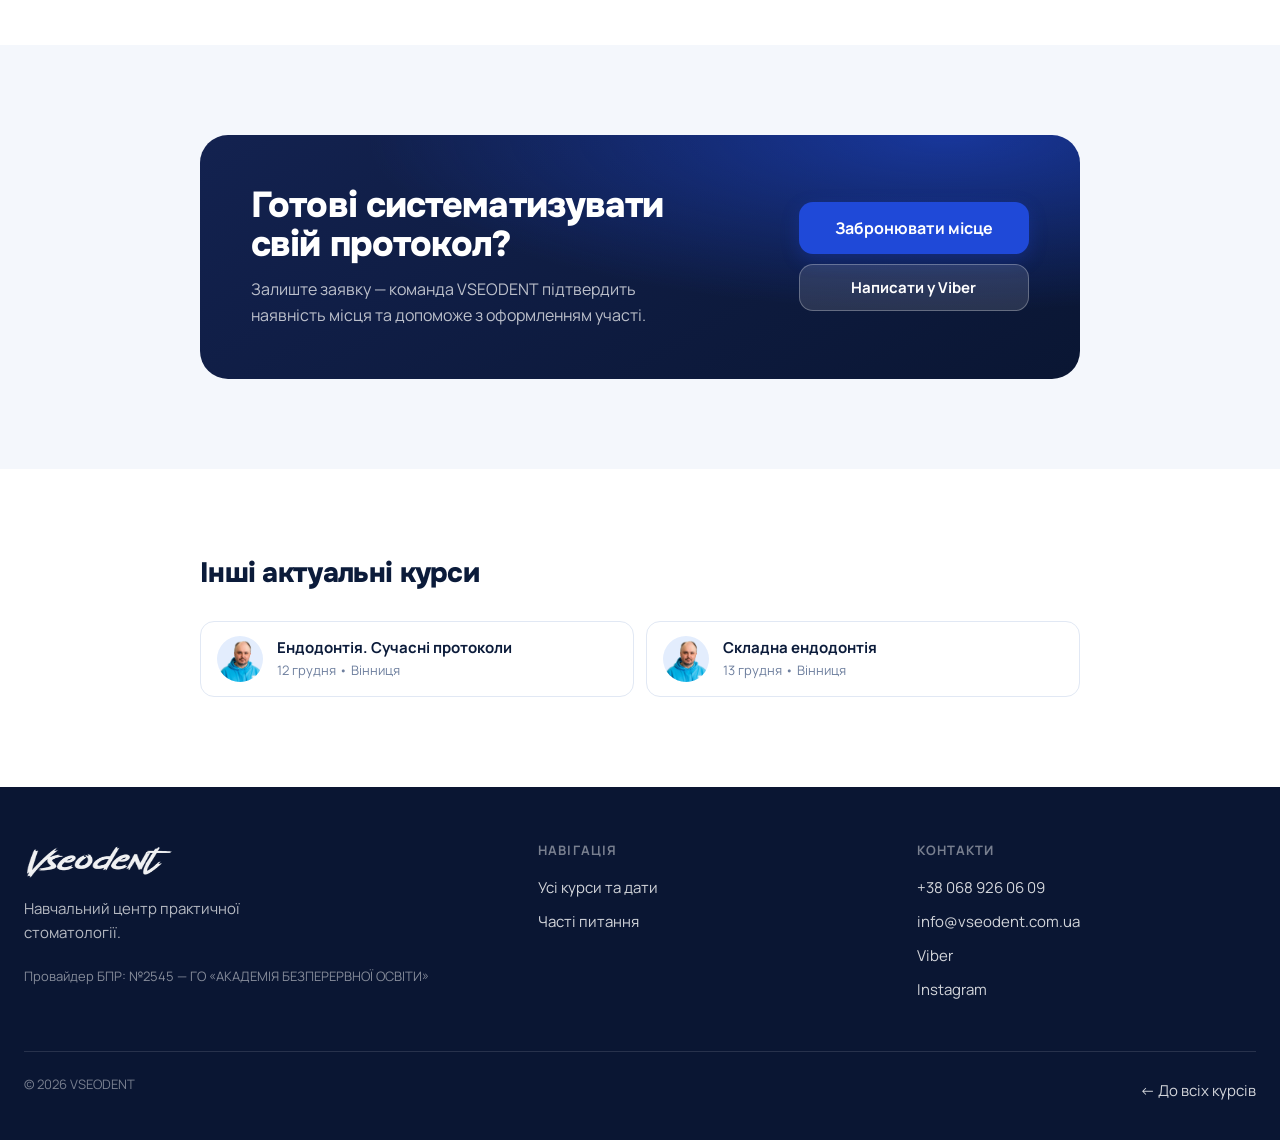
<file: course.html>
<!doctype html>
<html lang="uk">
<head>
<meta charset="utf-8">
<meta name="viewport" content="width=device-width,initial-scale=1,viewport-fit=cover">
<title>Курс | VSEODENT</title>
<meta name="description" content="Практичний курс VSEODENT для стоматологів.">
<link rel="preconnect" href="https://fonts.googleapis.com">
<link rel="preconnect" href="https://fonts.gstatic.com" crossorigin>
<link href="https://fonts.googleapis.com/css2?family=Onest:wght@400;600;700;800&family=Manrope:wght@400;500;600;700;800&family=JetBrains+Mono:wght@400;500&display=swap" rel="stylesheet">
<!-- Meta Pixel -->
<script>
!function(f,b,e,v,n,t,s){if(f.fbq)return;n=f.fbq=function(){n.callMethod?
n.callMethod.apply(n,arguments):n.queue.push(arguments)};if(!f._fbq)f._fbq=n;
n.push=n;n.loaded=!0;n.version='2.0';n.queue=[];t=b.createElement(e);t.async=!0;
t.src=v;s=b.getElementsByTagName(e)[0];s.parentNode.insertBefore(t,s)}(window,
document,'script','https://connect.facebook.net/en_US/fbevents.js');
fbq('init','1516093250283344');
fbq('track','PageView');
</script>
<noscript><img height="1" width="1" style="display:none"
  src="https://www.facebook.com/tr?id=1516093250283344&ev=PageView&noscript=1" alt=""></noscript>
<!-- /Meta Pixel -->
<link rel="stylesheet" href="assets/css/styles.css?v=20260905b">
<link rel="icon" href="assets/images/logo.webp">
</head>
<body>

<header class="header">
  <div class="container header__inner">
    <a class="header__logo" href="index.html"><img src="assets/images/logo.webp" alt="VSEODENT" width="148" height="38"></a>
    <nav class="header__nav">
      <a href="index.html#kursy">Усі курси</a>
      <a href="#program">Програма</a>
      <a href="#speaker">Спікер</a>
      <a href="#faq">Питання</a>
      <a class="header__phone" data-phone href="tel:+380689260609">+38 068 926 06 09</a>
      <button class="btn btn--primary btn--sm" data-book>Забронювати місце</button>
    </nav>
    <button class="header__burger" id="burger" aria-expanded="false" aria-label="Меню"><span></span></button>
  </div>
  <div class="mobile-menu" id="mobileMenu">
    <div class="container">
      <ul>
        <li><a href="index.html#kursy">Усі курси</a></li>
        <li><a href="#program">Програма курсу</a></li>
        <li><a href="#speaker">Спікер</a></li>
        <li><a href="#faq">Часті питання</a></li>
        <li><a data-phone href="tel:+380689260609">+38 068 926 06 09</a></li>
      </ul>
    </div>
  </div>
</header>

<main>

<!-- ============ 1. HERO ============ -->
<section class="chero" id="sec-hero" data-rail="Курс">
  <div class="container">
    <nav class="crumbs"><a href="index.html">Головна</a> → <a href="index.html#kursy">Курси</a> → <span id="crumbTitle"></span></nav>

    <div class="chero__grid">
      <div class="chero__main">
        <span class="eyebrow" id="eyebrow"></span>
        <h1 id="h1"></h1>
        <p class="chero__sub" id="subtitle"></p>

        <div class="hfacts" id="heroFacts"></div>

        <div class="chero__cta">
          <button class="btn btn--primary btn--lg" data-book>Забронювати місце</button>
          <a class="btn btn--ghost btn--lg" href="#secPricing">Дізнатися ціну</a>
          <span class="chero__count" id="heroCountdown"></span>
        </div>
      </div>

      <aside class="chero__speaker">
        <div class="spcard">
          <img id="heroSpeakerImg" src="" alt="" width="440" height="560" fetchpriority="high">
          <div class="spcard__cap">
            <b id="heroSpeakerName"></b>
            <span id="heroSpeakerRole"></span>
          </div>
        </div>
      </aside>
    </div>
  </div>
</section>

<!-- ============ 2. РЕЗУЛЬТАТИ ============ -->
<section class="section section--wash" id="secOutcomes" data-rail="Результати">
  <div class="container">
    <h2 class="shead">Після курсу ви зможете</h2>
    <div class="carousel" id="outcomesCarousel">
      <div class="carousel__track" id="outcomes"></div>
      <div class="carousel__dots" id="outcomesDots"></div>
    </div>
    <p class="onote" id="outcomesNote"></p>
  </div>
</section>

<!-- ============ 3. СПІКЕР ============ -->
<section class="section" id="speaker" data-rail="Спікер">
  <div class="container">
    <h2 class="shead">Спікер курсу</h2>
    <div class="spk">
      <div class="spk__photo"><img id="spImg" src="" alt="" loading="lazy"></div>
      <div class="spk__body">
        <h3 id="spName"></h3>
        <div class="spk__facts" id="spFacts"></div>
      </div>
    </div>
  </div>
</section>

<!-- ============ 4. ЯК ПРОХОДИТЬ НАВЧАННЯ ============ -->
<section class="section section--wash" id="secHow" data-rail="Як проходить">
  <div class="container">
    <h2 class="shead">Як проходить навчання</h2>
    <p class="ssub">Живі фрагменти з практичних курсів VSEODENT</p>
    <div class="vreel" id="videos"></div>
    <div class="pstrip" id="photos"></div>
  </div>
</section>

<!-- ============ 5. ДЛЯ КОГО ============ -->
<section class="section" id="secAudience" data-rail="Для кого">
  <div class="container">
    <h2 class="shead">Кому підійде цей курс</h2>
    <div class="acards" id="audience"></div>
  </div>
</section>

<!-- ============ 6. ПРОГРАМА ============ -->
<section class="section section--wash" id="program" data-rail="Програма">
  <div class="container">
    <h2 class="shead">Програма курсу</h2>

    <div class="prog">
      <div class="prog__main" id="programList"></div>
      <aside class="prog__side" id="scheduleCard">
        <h3 class="prog__sidehead">Розклад дня</h3>
        <ol class="tl" id="scheduleList"></ol>
      </aside>
    </div>

    <div class="pending" id="programSoon">
      <div>
        <b>Повну програму надсилаємо особисто</b>
        <p>Залиште контакт — команда VSEODENT надішле актуальну програму цього курсу до підтвердження участі.</p>
      </div>
      <button class="btn btn--primary" data-book>Отримати програму</button>
    </div>
  </div>
</section>

<!-- ============ 7. ПРАКТИЧНА ЧАСТИНА ============ -->
<section class="section" id="secPractice" data-rail="Практика">
  <div class="container">
    <h2 class="shead">Практична частина</h2>
    <div class="practice">
      <p class="practice__text" id="practiceText"></p>
      <aside class="bring" id="bringCard">
        <h3>Що потрібно взяти з собою</h3>
        <ul id="bringList"></ul>
      </aside>
    </div>
  </div>
</section>

<!-- ============ 8. ВІДГУКИ ============ -->
<section class="section section--wash" id="secReviews" data-rail="Відгуки">
  <div class="container">
    <h2 class="shead">Що говорять учасники курсів VSEODENT</h2>
    <div class="reviews" id="reviews"></div>
    <p class="ghint" id="reviewsHint">Тут будуть реальні відгуки учасників курсів.</p>
    <div class="carousel__dots" id="reviewsDots"></div>
    <div class="reviews__more"><button class="btn btn--ghost" id="reviewsMore" type="button">Показати всі відгуки</button></div>
  </div>
</section>

<!-- ============ 9. ВАРТІСТЬ УЧАСТІ ============ -->
<section class="section" id="secPricing" data-rail="Вартість">
  <div class="container">
    <h2 class="shead">Вартість участі</h2>
    <p class="ssub">Оберіть формат участі, який підходить саме вам.</p>
    <div class="pcards" id="pricing"></div>
    <div class="pricing__foot">
      <button class="btn btn--primary btn--lg" data-book>Забронювати місце</button>
    </div>
  </div>
</section>

<!-- ============ 10. ДО / ПІСЛЯ ============ -->
<section class="section section--wash" id="secTransform" data-rail="Результат">
  <div class="container">
    <h2 class="shead">Що зміниться у вашій роботі після курсу</h2>
    <div class="ba" id="ba"></div>
  </div>
</section>

<!-- ============ 11. ЩО ВХОДИТЬ У ВАРТІСТЬ ============ -->
<section class="section section--wash" id="secIncludes">
  <div class="container">
    <h2 class="shead">Що входить у вартість участі</h2>
    <ul class="includes" id="includes"></ul>
  </div>
</section>

<!-- ============ 12. ІНШІ МІСТА ============ -->
<section class="section section--wash" id="secOther" data-rail="Інші дати">
  <div class="container">
    <h2 class="shead">Не підходить ця дата або місто?</h2>
    <p class="ssub">Перегляньте інші найближчі дати цього курсу або оберіть інше навчання VSEODENT.</p>
    <div class="dcards" id="otherDates"></div>
    <a class="btn btn--ghost" href="index.html#kursy">Усі курси VSEODENT</a>
  </div>
</section>

<!-- ============ 13. FAQ ============ -->
<section class="section" id="faq" data-rail="Питання">
  <div class="container container--narrow">
    <h2 class="shead">Часті питання</h2>
    <div class="faq" id="faqList"></div>
  </div>
</section>

<!-- ============ 14. ФІНАЛЬНИЙ CTA ============ -->
<section class="section section--wash">
  <div class="container">
    <div class="cta">
      <div>
        <h2>Готові систематизувати свій протокол?</h2>
        <p>Залиште заявку — команда VSEODENT підтвердить наявність місця та допоможе з оформленням участі.</p>
      </div>
      <div class="cta__actions">
        <button class="btn btn--primary btn--block btn--lg" data-book>Забронювати місце</button>
        <a class="btn btn--light btn--block" data-viber href="#">Написати у Viber</a>
      </div>
    </div>
  </div>
</section>

<!-- ============ 15. ІНШІ КУРСИ ============ -->
<section class="section" id="secOtherCourses">
  <div class="container">
    <h2 class="shead shead--sm">Інші актуальні курси</h2>
    <div class="minis" id="otherCourses"></div>
  </div>
</section>

</main>

<!-- смуга прогресу з розділами -->
<nav class="rail" id="rail" aria-label="Розділи сторінки"></nav>


<footer class="footer">
  <div class="container">
    <div class="footer__grid">
      <div>
        <img src="assets/images/logo.webp" alt="VSEODENT" width="150" height="38" loading="lazy">
        <p>Навчальний центр практичної стоматології.</p>
        <div class="footer__bpr">Провайдер БПР: <span data-bpr></span></div>
      </div>
      <div>
        <h4>Навігація</h4>
        <a href="index.html#kursy">Усі курси та дати</a>
        <a href="index.html#faq">Часті питання</a>
      </div>
      <div>
        <h4>Контакти</h4>
        <a data-phone href="tel:+380689260609">+38 068 926 06 09</a>
        <a data-email href="#">email</a>
        <a data-viber href="#">Viber</a>
        <a data-telegram href="#">Telegram</a>
        <a data-instagram href="#" target="_blank" rel="noopener">Instagram</a>
      </div>
    </div>
    <div class="footer__bottom">
      <span>© <span data-year></span> VSEODENT</span>
      <span><a href="index.html#kursy">← До всіх курсів</a></span>
    </div>
  </div>
</footer>

<div class="sticky-bar">
  <div class="sticky-bar__info">
    <b id="stickyMain"></b>
    <span id="stickySub"></span>
  </div>
  <button class="btn btn--primary" data-book>Забронювати</button>
</div>

<script src="assets/js/data.js?v=20260905b"></script>
<script src="assets/js/app.js?v=20260905b"></script>
<script src="assets/js/course.js?v=20260905b"></script>
<script src="assets/js/shared-blocks.js?v=20260905b"></script>
<script src="assets/js/videos.js?v=20260905b"></script>
<script src="assets/js/ba.js?v=20260905b"></script>
<script src="assets/js/form.js?v=20260905b"></script>
</body>
</html>
</file>
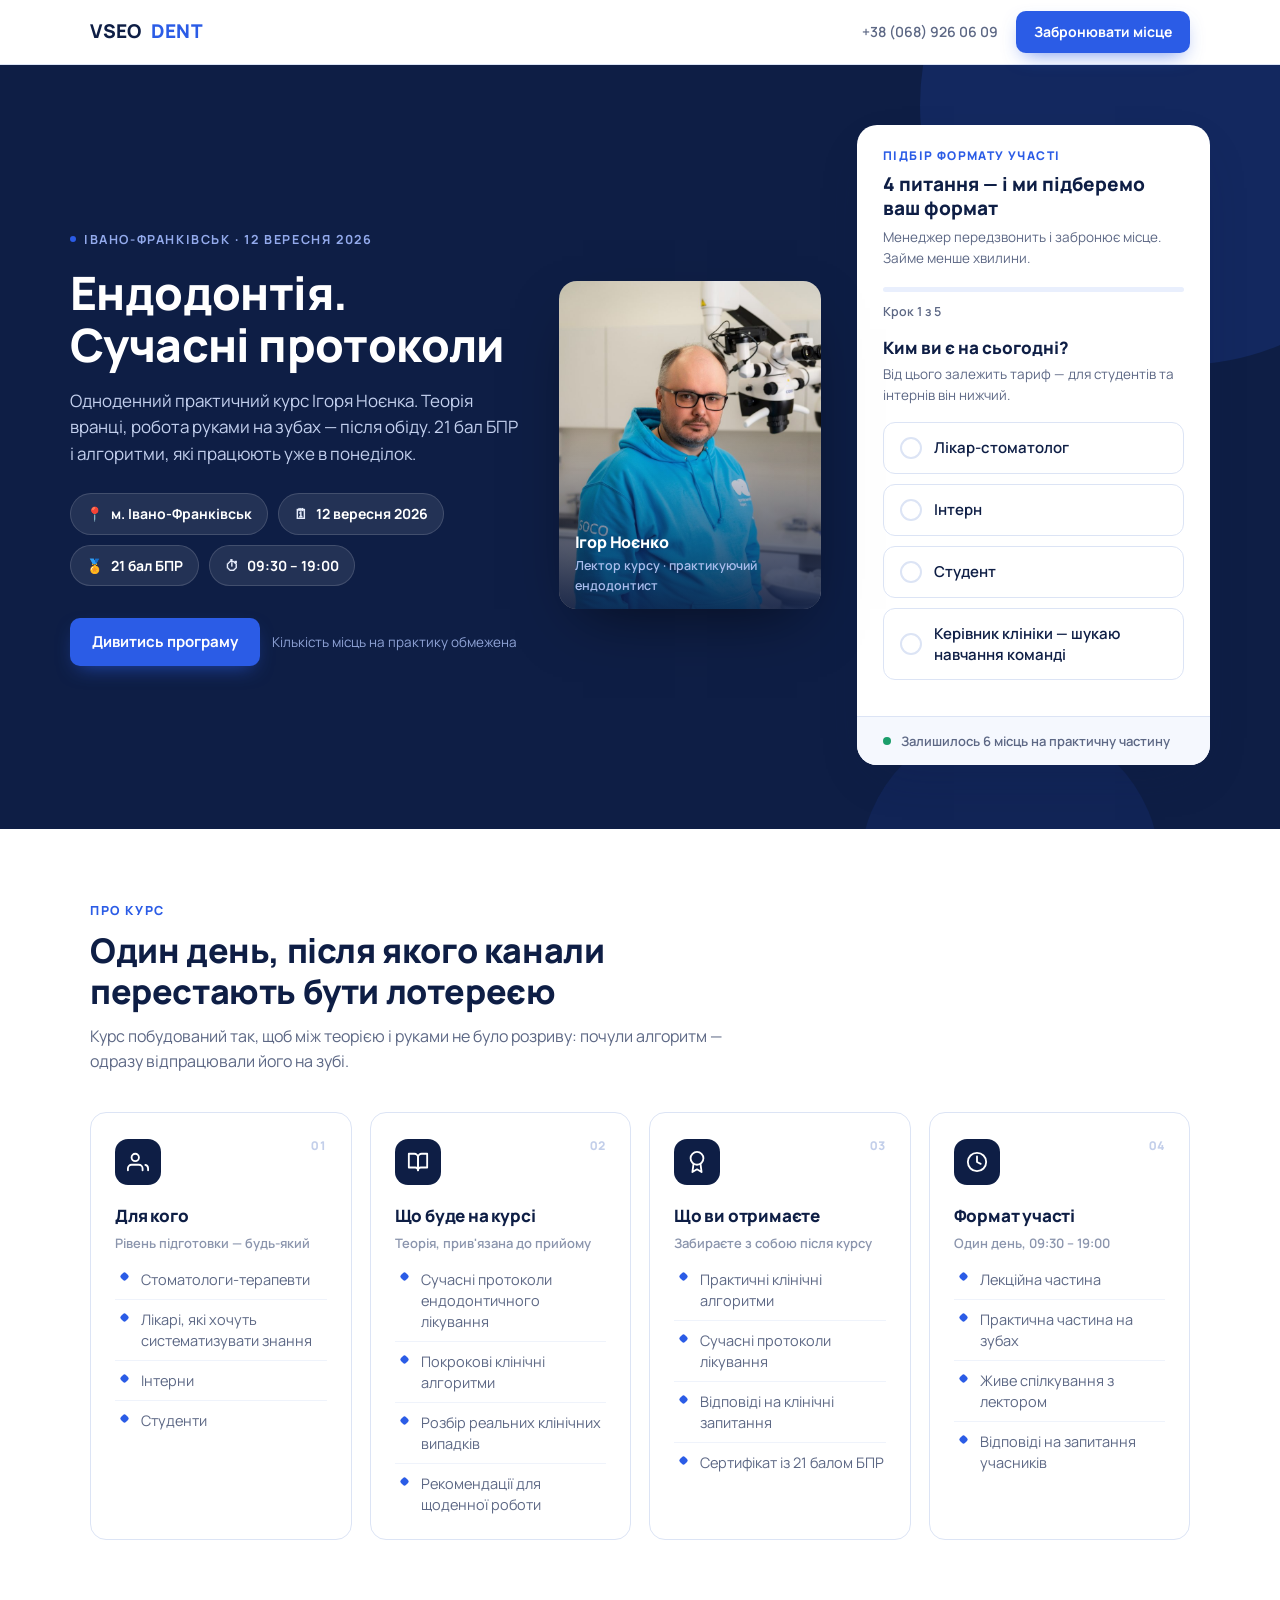
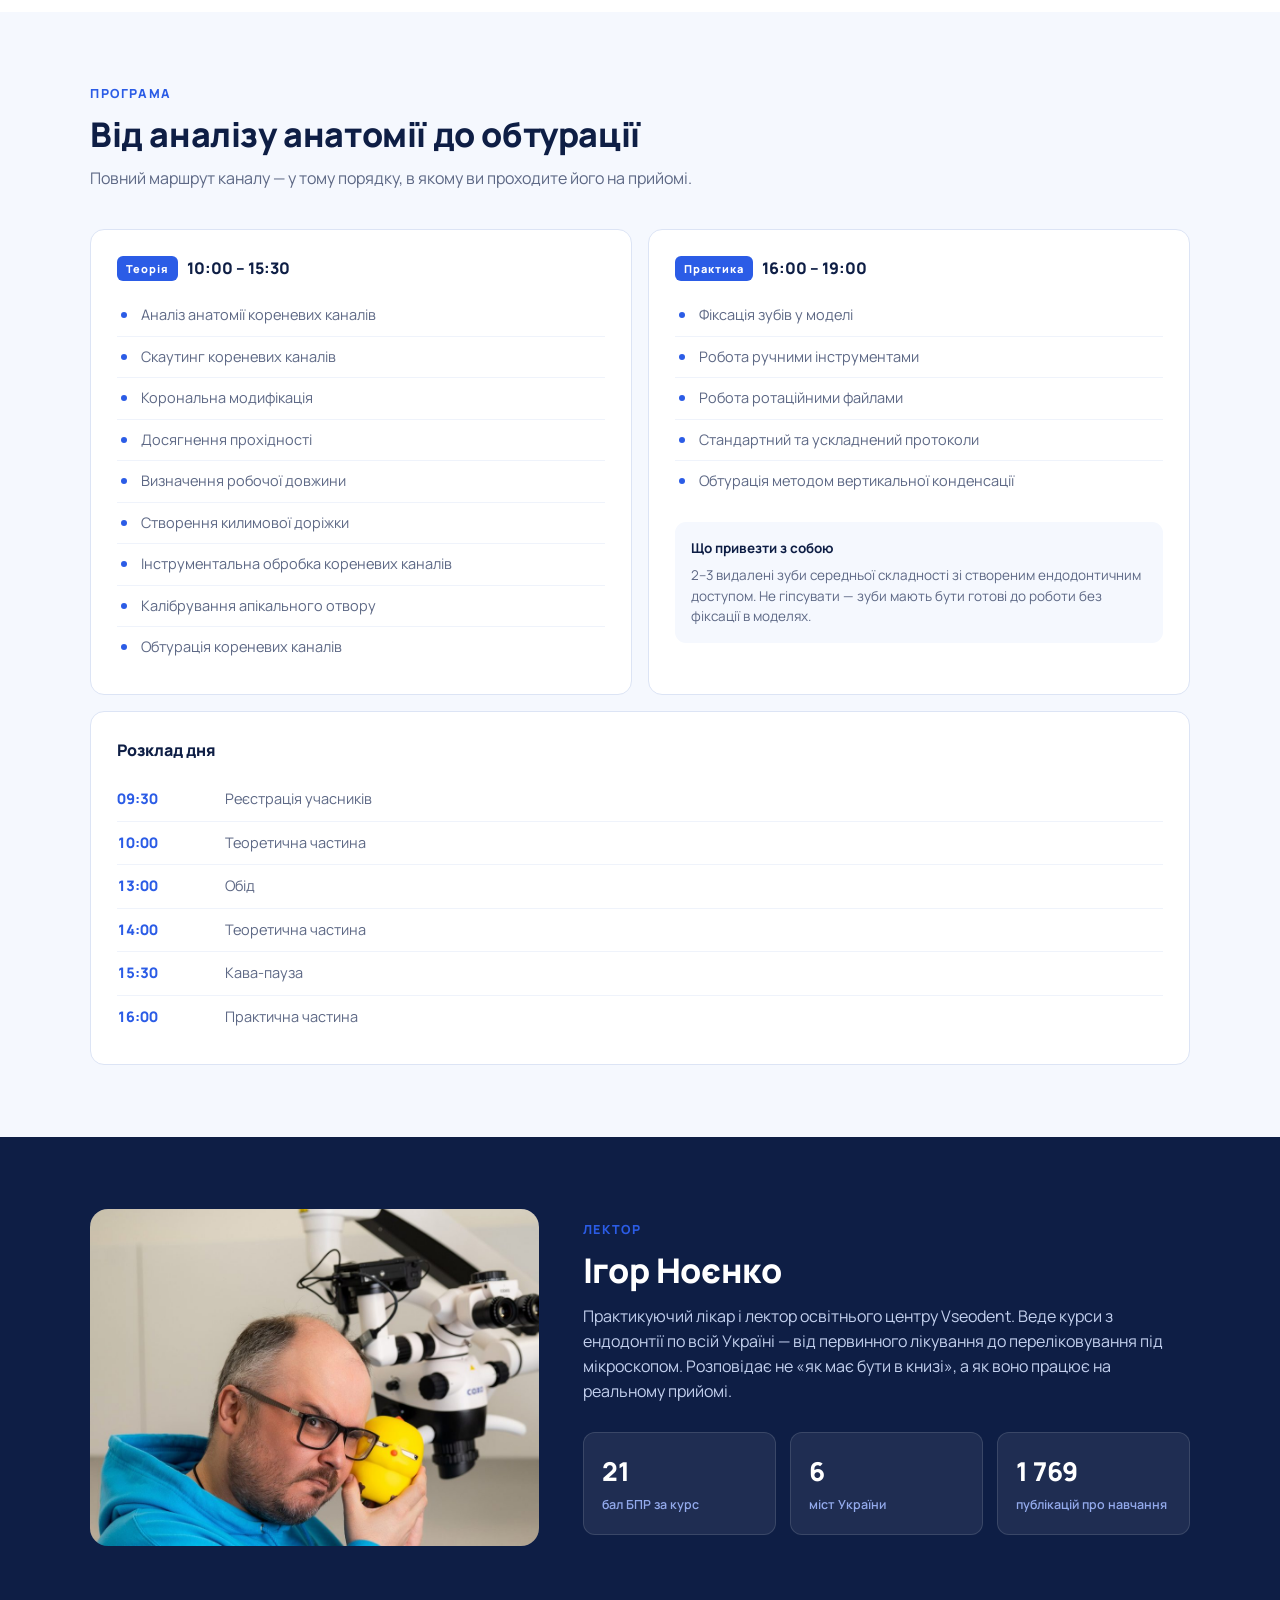
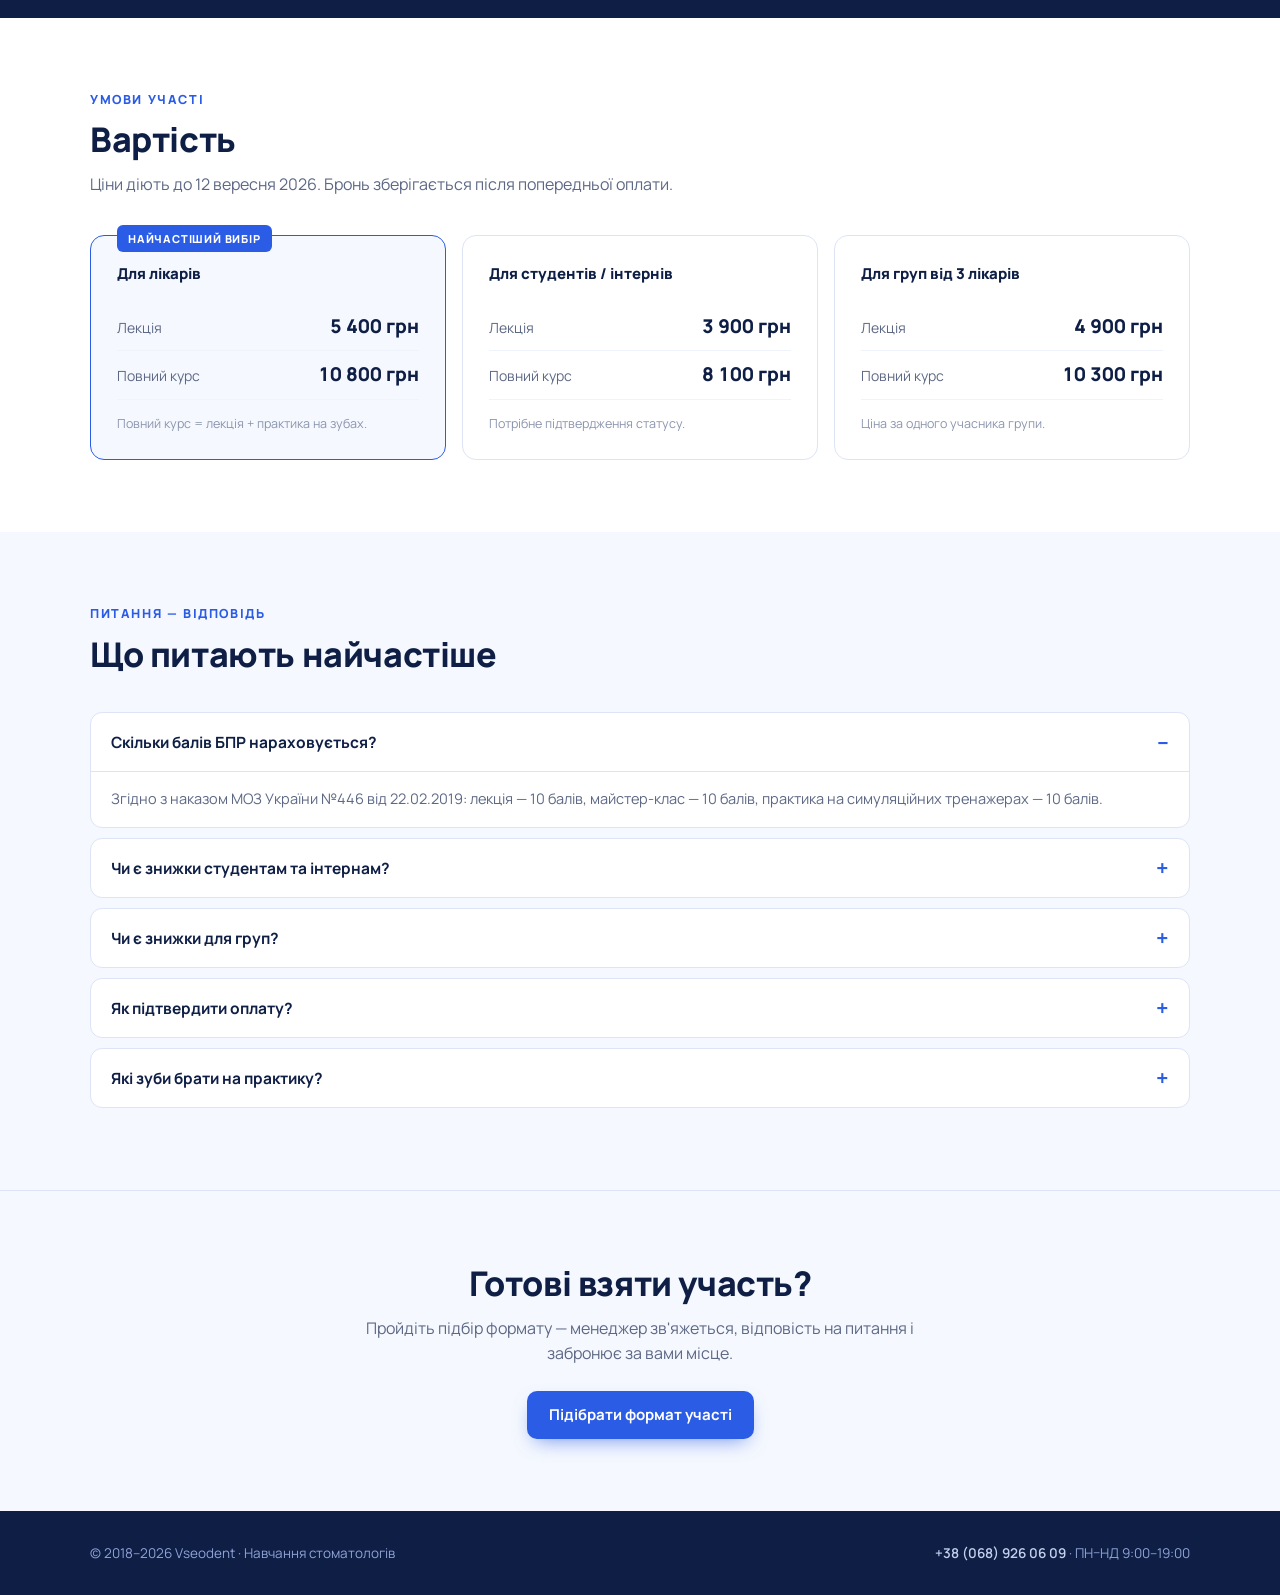
<file: vseodent-quiz-if (1).html>
<!DOCTYPE html>
<html lang="uk">
<head>
<meta charset="UTF-8">
<meta name="viewport" content="width=device-width, initial-scale=1">
<title>Ендодонтія. Сучасні протоколи — Івано-Франківськ, 12 вересня 2026</title>
<link rel="preconnect" href="https://fonts.googleapis.com">
<link rel="preconnect" href="https://fonts.gstatic.com" crossorigin>
<link href="https://fonts.googleapis.com/css2?family=Manrope:wght@400;500;600;700;800&display=swap" rel="stylesheet">
<style>
:root{
  --navy:#0E1E45;
  --navy-2:#16295C;
  --blue:#2B5CE6;
  --blue-dark:#1E45B8;
  --ice:#E9EFFD;
  --ice-2:#F5F8FE;
  --line:#DCE4F5;
  --ink:#0E1E45;
  --muted:#5D6885;
  --white:#fff;
  --ok:#1B9E6B;
  --r:14px;
  --shadow:0 18px 50px -20px rgba(14,30,69,.28);
}
*{box-sizing:border-box;margin:0;padding:0}
html{scroll-behavior:smooth}
body{
  font-family:'Manrope',system-ui,-apple-system,sans-serif;
  color:var(--ink);
  background:var(--white);
  line-height:1.55;
  -webkit-font-smoothing:antialiased;
}
img{max-width:100%;display:block}
.wrap{width:100%;max-width:1140px;margin:0 auto;padding:0 20px}

/* ---------- header ---------- */
.top{
  position:sticky;top:0;z-index:50;
  background:rgba(255,255,255,.92);
  backdrop-filter:blur(12px);
  border-bottom:1px solid var(--line);
}
.top-in{display:flex;align-items:center;justify-content:space-between;gap:16px;height:64px}
.brand{display:flex;align-items:center;gap:10px;font-weight:800;letter-spacing:.5px;font-size:19px;color:var(--navy)}
.brand span{color:var(--blue)}
.top-right{display:flex;align-items:center;gap:18px}
.top-phone{color:var(--muted);text-decoration:none;font-weight:600;font-size:14px;white-space:nowrap}
.top-phone:hover{color:var(--blue)}
.btn{
  display:inline-flex;align-items:center;justify-content:center;gap:8px;
  border:0;cursor:pointer;font-family:inherit;font-weight:700;
  border-radius:10px;transition:.18s ease;text-decoration:none;
}
.btn-primary{background:var(--blue);color:#fff;padding:12px 22px;font-size:15px;box-shadow:0 8px 20px -8px rgba(43,92,230,.7)}
.btn-primary:hover{background:var(--blue-dark);transform:translateY(-1px)}
.btn-primary:disabled{opacity:.4;cursor:not-allowed;transform:none;box-shadow:none}
.btn-ghost{background:transparent;color:var(--muted);padding:12px 18px;font-size:15px;border:1px solid var(--line)}
.btn-ghost:hover{color:var(--navy);border-color:#C3CFEA}
.btn-sm{padding:10px 18px;font-size:14px}

/* ---------- hero ---------- */
.hero{background:var(--navy);color:#fff;position:relative;overflow:hidden}
.hero::before,.hero::after{
  content:'';position:absolute;border-radius:50%;background:var(--blue);opacity:.16;
}
.hero::before{width:520px;height:520px;right:-160px;top:-220px}
.hero::after{width:300px;height:300px;right:120px;bottom:-190px;opacity:.1}
.hero-in{position:relative;z-index:2;display:grid;grid-template-columns:1fr .58fr .78fr;gap:36px;padding:60px 0 64px;align-items:center}

/* hero portrait */
.hero-photo{position:relative;border-radius:18px;overflow:hidden;aspect-ratio:4/5;background:var(--navy-2);box-shadow:0 24px 60px -24px rgba(0,0,0,.6)}
.hero-photo img{width:100%;height:100%;object-fit:cover;object-position:center 12%}
.hero-photo::after{
  content:'';position:absolute;inset:0;
  background:linear-gradient(180deg,rgba(14,30,69,0) 45%,rgba(14,30,69,.86) 100%);
}
.hero-photo .cap{
  position:absolute;left:16px;right:16px;bottom:14px;z-index:2;
}
.hero-photo .cap b{display:block;font-size:16px;font-weight:800;color:#fff;letter-spacing:-.2px}
.hero-photo .cap span{display:block;font-size:12.5px;color:#A9BCEC;font-weight:600;margin-top:2px}
.eyebrow{
  display:inline-flex;align-items:center;gap:8px;
  font-size:12.5px;font-weight:700;letter-spacing:1.6px;text-transform:uppercase;
  color:#93AAEC;margin-bottom:18px;
}
.eyebrow i{width:6px;height:6px;border-radius:50%;background:var(--blue);display:block}
h1{font-size:clamp(30px,4vw,46px);line-height:1.12;font-weight:800;letter-spacing:-.6px}
.hero p.lead{margin-top:18px;font-size:17px;color:#C3D0EE;max-width:520px}
.meta{display:flex;flex-wrap:wrap;gap:10px;margin-top:26px}
.chip{
  display:inline-flex;align-items:center;gap:8px;
  background:rgba(255,255,255,.09);border:1px solid rgba(255,255,255,.14);
  padding:9px 15px;border-radius:999px;font-size:14px;font-weight:600;color:#E4EBFB;
}
.chip b{color:#fff}
.hero-cta{display:flex;flex-wrap:wrap;gap:12px;margin-top:32px;align-items:center}
.hero-note{font-size:13.5px;color:#8FA3D6}

/* quiz card in hero */
.card{
  background:#fff;border-radius:20px;box-shadow:var(--shadow);
  color:var(--ink);overflow:hidden;
}
.card-head{padding:22px 26px 0}
.card-kicker{font-size:12px;font-weight:800;letter-spacing:1.4px;text-transform:uppercase;color:var(--blue)}
.card-title{font-size:19px;font-weight:800;margin-top:6px;line-height:1.3}
.card-sub{font-size:13.5px;color:var(--muted);margin-top:6px}
.bar{height:5px;background:var(--ice);border-radius:99px;margin:18px 26px 0;overflow:hidden}
.bar i{display:block;height:100%;width:0;background:var(--blue);border-radius:99px;transition:width .35s cubic-bezier(.4,0,.2,1)}
.steps-count{font-size:12.5px;color:var(--muted);font-weight:600;padding:10px 26px 0}
.card-body{padding:16px 26px 26px}

.opt{
  display:flex;align-items:center;gap:12px;width:100%;
  border:1.5px solid var(--line);background:#fff;
  padding:14px 16px;border-radius:12px;margin-bottom:10px;
  font-family:inherit;font-size:15px;font-weight:600;color:var(--ink);
  cursor:pointer;text-align:left;transition:.15s ease;
}
.opt:hover{border-color:var(--blue);background:var(--ice-2)}
.opt:focus-visible{outline:2px solid var(--blue);outline-offset:2px}
.opt .mark{
  width:22px;height:22px;border-radius:50%;border:2px solid var(--line);
  flex:0 0 22px;display:grid;place-items:center;transition:.15s;
}
.opt.sel{border-color:var(--blue);background:var(--ice-2)}
.opt.sel .mark{border-color:var(--blue);background:var(--blue)}
.opt.sel .mark::after{content:'';width:8px;height:8px;border-radius:50%;background:#fff}

.q-title{font-size:17px;font-weight:800;line-height:1.35;margin-bottom:4px}
.q-hint{font-size:13.5px;color:var(--muted);margin-bottom:16px}

.field{margin-bottom:14px}
.field label{display:block;font-size:13px;font-weight:700;color:var(--muted);margin-bottom:6px}
.field input{
  width:100%;font-family:inherit;font-size:15px;padding:13px 14px;
  border:1.5px solid var(--line);border-radius:11px;color:var(--ink);background:#fff;
  transition:.15s;
}
.field input:focus{outline:none;border-color:var(--blue);box-shadow:0 0 0 3px rgba(43,92,230,.12)}
.field input::placeholder{color:#9AA5BF}
.err{font-size:12.5px;color:#D93636;margin-top:5px;display:none;font-weight:600}
.field.bad input{border-color:#D93636}
.field.bad .err{display:block}

.nav-row{display:flex;gap:10px;align-items:center;margin-top:6px}
.nav-row .btn-primary{flex:1}
.legal{font-size:11.5px;color:#8B95AD;margin-top:12px;line-height:1.5}

.card-foot{
  background:var(--ice-2);border-top:1px solid var(--line);
  padding:14px 26px;display:flex;align-items:center;gap:10px;
  font-size:13px;color:var(--muted);font-weight:600;
}
.dotpulse{width:8px;height:8px;border-radius:50%;background:var(--ok);flex:0 0 8px;animation:pulse 1.8s infinite}
@keyframes pulse{0%,100%{opacity:1}50%{opacity:.35}}

/* success */
.done{text-align:center;padding:10px 0 6px}
.done .tick{
  width:62px;height:62px;border-radius:50%;background:var(--ok);
  display:grid;place-items:center;margin:0 auto 18px;
}
.done .tick svg{width:30px;height:30px}
.done h3{font-size:21px;font-weight:800;margin-bottom:8px}
.done p{font-size:14.5px;color:var(--muted);max-width:340px;margin:0 auto 6px}
.done .recap{
  background:var(--ice-2);border:1px solid var(--line);border-radius:12px;
  padding:14px 16px;margin-top:18px;text-align:left;font-size:13.5px;color:var(--muted);
}
.done .recap b{color:var(--ink);display:block;margin-bottom:6px;font-size:13px}
.done .recap li{margin-left:16px;margin-bottom:3px}

/* ---------- sections ---------- */
section{padding:72px 0}
.sec-head{max-width:640px;margin-bottom:38px}
.sec-eyebrow{font-size:12.5px;font-weight:800;letter-spacing:1.6px;text-transform:uppercase;color:var(--blue);margin-bottom:10px}
h2{font-size:clamp(25px,3.2vw,34px);font-weight:800;letter-spacing:-.4px;line-height:1.2}
.sec-head p{margin-top:12px;font-size:16px;color:var(--muted)}

.grid-4{display:grid;grid-template-columns:repeat(4,1fr);gap:18px}
.grid-3{display:grid;grid-template-columns:repeat(3,1fr);gap:16px}
.grid-2{display:grid;grid-template-columns:1fr 1fr;gap:16px}

/* about tiles — redesigned */
.tile{
  background:#fff;border:1.5px solid var(--line);border-radius:16px;
  padding:26px 24px 24px;position:relative;
  transition:.2s ease;
}
.tile:hover{border-color:#BFCEF2;box-shadow:0 16px 40px -22px rgba(14,30,69,.35);transform:translateY(-2px)}
.tile .ic{
  width:46px;height:46px;border-radius:13px;background:var(--navy);
  display:grid;place-items:center;margin-bottom:18px;
}
.tile .ic svg{width:22px;height:22px;stroke:#fff;fill:none}
.tile .num{
  position:absolute;top:24px;right:24px;
  font-size:12px;font-weight:800;color:#C3CFEA;letter-spacing:1px;
  font-variant-numeric:tabular-nums;
}
.tile h4{font-size:17px;font-weight:800;margin-bottom:4px;letter-spacing:-.2px}
.tile .sub{font-size:13px;color:#8B95AD;font-weight:600;margin-bottom:16px}
.tile ul{list-style:none}
.tile li{
  font-size:14.5px;color:var(--muted);
  padding:9px 0 9px 26px;position:relative;
  border-top:1px solid #EFF3FB;line-height:1.45;
}
.tile li:first-child{border-top:0;padding-top:0}
.tile li:first-child::before{top:4px}
.tile li:last-child{padding-bottom:0}
.tile li::before{
  content:'';position:absolute;left:6px;top:14px;
  width:7px;height:7px;border-radius:2px;
  background:var(--blue);transform:rotate(45deg);
}

.prog{background:var(--ice-2)}
.prog-col h4{font-size:16px;font-weight:800;margin-bottom:14px;display:flex;align-items:center;gap:9px}
.prog-col h4 em{
  font-style:normal;font-size:11px;font-weight:800;letter-spacing:1px;
  background:var(--blue);color:#fff;padding:4px 9px;border-radius:6px;
}
.prog-col{background:#fff;border:1px solid var(--line);border-radius:var(--r);padding:26px}
.prog-col ul{list-style:none}
.prog-col li{font-size:14.5px;color:var(--muted);padding:9px 0 9px 24px;position:relative;border-bottom:1px solid #EFF3FB}
.prog-col li:last-child{border-bottom:0}
.prog-col li::before{
  content:'';position:absolute;left:4px;top:17px;
  width:6px;height:6px;border-radius:50%;background:var(--blue);
}

.day{margin-top:16px;background:#fff;border:1px solid var(--line);border-radius:var(--r);padding:26px}
.day h4{font-size:16px;font-weight:800;margin-bottom:16px}
.day-row{display:flex;gap:16px;padding:10px 0;border-bottom:1px solid #EFF3FB;font-size:14.5px}
.day-row:last-child{border-bottom:0}
.day-row time{font-weight:800;color:var(--blue);flex:0 0 92px;font-variant-numeric:tabular-nums}
.day-row span{color:var(--muted)}

/* pricing */
.price{display:grid;grid-template-columns:repeat(3,1fr);gap:16px}
.pcard{border:1.5px solid var(--line);border-radius:var(--r);padding:26px;background:#fff;position:relative}
.pcard.hi{border-color:var(--blue);background:var(--ice-2)}
.pcard .tag{
  position:absolute;top:-11px;left:26px;background:var(--blue);color:#fff;
  font-size:11px;font-weight:800;letter-spacing:.8px;text-transform:uppercase;
  padding:5px 11px;border-radius:6px;
}
.pcard h4{font-size:15px;font-weight:800;margin-bottom:18px}
.prow{display:flex;justify-content:space-between;align-items:baseline;padding:9px 0;border-bottom:1px solid #EFF3FB}
.prow:last-of-type{border-bottom:0}
.prow span{font-size:14px;color:var(--muted)}
.prow b{font-size:19px;font-weight:800;font-variant-numeric:tabular-nums}
.pnote{font-size:12.5px;color:#8B95AD;margin-top:14px}

/* lecturer */
.lect{background:var(--navy);color:#fff}
.lect-in{display:grid;grid-template-columns:.85fr 1.15fr;gap:44px;align-items:center}
.lect h2{color:#fff}
.lect p{color:#C3D0EE;font-size:16px;margin-top:14px}
.lect-stats{display:grid;grid-template-columns:repeat(3,1fr);gap:14px;margin-top:28px}
.lect-stat{background:rgba(255,255,255,.07);border:1px solid rgba(255,255,255,.12);border-radius:12px;padding:18px}
.lect-stat b{display:block;font-size:26px;font-weight:800}
.lect-stat span{font-size:12.5px;color:#93AAEC;font-weight:600}
.lect-photo{border-radius:18px;overflow:hidden;background:var(--navy-2);aspect-ratio:4/3;position:relative}
.lect-photo img{width:100%;height:100%;object-fit:cover;object-position:center 30%}

/* faq */
.faq details{border:1px solid var(--line);border-radius:12px;margin-bottom:10px;background:#fff;overflow:hidden}
.faq summary{
  padding:17px 20px;font-weight:700;font-size:15.5px;cursor:pointer;list-style:none;
  display:flex;justify-content:space-between;align-items:center;gap:14px;
}
.faq summary::-webkit-details-marker{display:none}
.faq summary::after{content:'+';font-size:22px;color:var(--blue);font-weight:700;line-height:1}
.faq details[open] summary::after{content:'–'}
.faq details[open] summary{border-bottom:1px solid var(--line)}
.faq .ans{padding:16px 20px;font-size:14.5px;color:var(--muted)}
.faq .ans li{margin-left:18px}

/* final cta */
.final{background:var(--ice-2);border-top:1px solid var(--line)}
.final-in{text-align:center;max-width:620px;margin:0 auto}
.final p{color:var(--muted);font-size:16px;margin-top:12px;margin-bottom:26px}

footer{background:var(--navy);color:#8FA3D6;padding:32px 0;font-size:13.5px}
.foot-in{display:flex;justify-content:space-between;align-items:center;gap:16px;flex-wrap:wrap}
footer a{color:#C3D0EE;text-decoration:none;font-weight:600}
footer a:hover{color:#fff}

/* sticky mobile cta */
.sticky{
  display:none;position:fixed;left:0;right:0;bottom:0;z-index:60;
  background:rgba(255,255,255,.96);backdrop-filter:blur(10px);
  border-top:1px solid var(--line);padding:12px 16px;
}
.sticky .btn{width:100%}

@media(max-width:1120px){
  .hero-in{grid-template-columns:1fr .8fr;gap:32px}
  .hero-photo{display:none}
}
@media(max-width:960px){
  .hero-in{grid-template-columns:1fr;gap:34px;padding:44px 0 50px}
  .lect-in{grid-template-columns:1fr;gap:28px}
  .lect-photo{order:-1;aspect-ratio:16/10}
  .grid-4{grid-template-columns:1fr 1fr}
  .price{grid-template-columns:1fr}
  .grid-2{grid-template-columns:1fr}
}
@media(max-width:640px){
  section{padding:52px 0}
  .grid-4,.grid-3{grid-template-columns:1fr}
  .top-phone{display:none}
  .lect-stats{grid-template-columns:1fr}
  .sticky{display:block}
  body{padding-bottom:74px}
  .card-body,.card-head{padding-left:20px;padding-right:20px}
  .bar,.steps-count,.card-foot{margin-left:0;padding-left:20px;padding-right:20px}
}
@media(prefers-reduced-motion:reduce){
  *{animation:none!important;transition:none!important}
  html{scroll-behavior:auto}
}
</style>
</head>
<body>

<header class="top">
  <div class="wrap top-in">
    <div class="brand">VSEO<span>DENT</span></div>
    <div class="top-right">
      <a class="top-phone" href="tel:+380689260609">+38 (068) 926 06 09</a>
      <a class="btn btn-primary btn-sm" href="#quiz">Забронювати місце</a>
    </div>
  </div>
</header>

<!-- HERO + QUIZ -->
<div class="hero">
  <div class="wrap hero-in">
    <div>
      <div class="eyebrow"><i></i> Івано-Франківськ · 12 вересня 2026</div>
      <h1>Ендодонтія.<br>Сучасні протоколи</h1>
      <p class="lead">Одноденний практичний курс Ігоря Ноєнка. Теорія вранці, робота руками на зубах — після обіду. 21 бал БПР і алгоритми, які працюють уже в понеділок.</p>
      <div class="meta">
        <span class="chip">📍 <b>м. Івано-Франківськ</b></span>
        <span class="chip">🗓 <b>12 вересня 2026</b></span>
        <span class="chip">🏅 <b>21 бал БПР</b></span>
        <span class="chip">⏱ <b>09:30 – 19:00</b></span>
      </div>
      <div class="hero-cta">
        <a class="btn btn-primary" href="#program">Дивитись програму</a>
        <span class="hero-note">Кількість місць на практику обмежена</span>
      </div>
    </div>

    <div class="hero-photo">
      <img src="[data-uri]" alt="Ігор Ноєнко — лектор курсу">
      <div class="cap"><b>Ігор Ноєнко</b><span>Лектор курсу · практикуючий ендодонтист</span></div>
    </div>

    <!-- QUIZ CARD -->
    <div class="card" id="quiz">
      <div class="card-head">
        <div class="card-kicker">Підбір формату участі</div>
        <div class="card-title">4 питання — і ми підберемо ваш формат</div>
        <div class="card-sub">Менеджер передзвонить і забронює місце. Займе менше хвилини.</div>
      </div>
      <div class="bar"><i id="barFill"></i></div>
      <div class="steps-count" id="stepCount">Крок 1 з 5</div>
      <div class="card-body" id="quizBody"></div>
      <div class="card-foot" id="cardFoot"><span class="dotpulse"></span> Залишилось 6 місць на практичну частину</div>
    </div>
  </div>
</div>

<!-- ABOUT -->
<section>
  <div class="wrap">
    <div class="sec-head">
      <div class="sec-eyebrow">Про курс</div>
      <h2>Один день, після якого канали перестають бути лотереєю</h2>
      <p>Курс побудований так, щоб між теорією і руками не було розриву: почули алгоритм — одразу відпрацювали його на зубі.</p>
    </div>
    <div class="grid-4">
      <div class="tile">
        <span class="num">01</span>
        <div class="ic"><svg viewBox="0 0 24 24" stroke-width="2" stroke-linecap="round" stroke-linejoin="round"><path d="M17 21v-2a4 4 0 0 0-4-4H5a4 4 0 0 0-4 4v2"/><circle cx="9" cy="7" r="4"/><path d="M23 21v-2a4 4 0 0 0-3-3.87"/></svg></div>
        <h4>Для кого</h4>
        <div class="sub">Рівень підготовки — будь-який</div>
        <ul>
          <li>Стоматологи-терапевти</li>
          <li>Лікарі, які хочуть систематизувати знання</li>
          <li>Інтерни</li>
          <li>Студенти</li>
        </ul>
      </div>
      <div class="tile">
        <span class="num">02</span>
        <div class="ic"><svg viewBox="0 0 24 24" stroke-width="2" stroke-linecap="round" stroke-linejoin="round"><path d="M2 3h6a4 4 0 0 1 4 4v14a3 3 0 0 0-3-3H2z"/><path d="M22 3h-6a4 4 0 0 0-4 4v14a3 3 0 0 1 3-3h7z"/></svg></div>
        <h4>Що буде на курсі</h4>
        <div class="sub">Теорія, прив'язана до прийому</div>
        <ul>
          <li>Сучасні протоколи ендодонтичного лікування</li>
          <li>Покрокові клінічні алгоритми</li>
          <li>Розбір реальних клінічних випадків</li>
          <li>Рекомендації для щоденної роботи</li>
        </ul>
      </div>
      <div class="tile">
        <span class="num">03</span>
        <div class="ic"><svg viewBox="0 0 24 24" stroke-width="2" stroke-linecap="round" stroke-linejoin="round"><circle cx="12" cy="8" r="7"/><path d="M8.21 13.89 7 23l5-3 5 3-1.21-9.12"/></svg></div>
        <h4>Що ви отримаєте</h4>
        <div class="sub">Забираєте з собою після курсу</div>
        <ul>
          <li>Практичні клінічні алгоритми</li>
          <li>Сучасні протоколи лікування</li>
          <li>Відповіді на клінічні запитання</li>
          <li>Сертифікат із 21 балом БПР</li>
        </ul>
      </div>
      <div class="tile">
        <span class="num">04</span>
        <div class="ic"><svg viewBox="0 0 24 24" stroke-width="2" stroke-linecap="round" stroke-linejoin="round"><circle cx="12" cy="12" r="10"/><path d="M12 6v6l4 2"/></svg></div>
        <h4>Формат участі</h4>
        <div class="sub">Один день, 09:30 – 19:00</div>
        <ul>
          <li>Лекційна частина</li>
          <li>Практична частина на зубах</li>
          <li>Живе спілкування з лектором</li>
          <li>Відповіді на запитання учасників</li>
        </ul>
      </div>
    </div>
  </div>
</section>

<!-- PROGRAM -->
<section class="prog" id="program">
  <div class="wrap">
    <div class="sec-head">
      <div class="sec-eyebrow">Програма</div>
      <h2>Від аналізу анатомії до обтурації</h2>
      <p>Повний маршрут каналу — у тому порядку, в якому ви проходите його на прийомі.</p>
    </div>
    <div class="grid-2">
      <div class="prog-col">
        <h4><em>Теорія</em> 10:00 – 15:30</h4>
        <ul>
          <li>Аналіз анатомії кореневих каналів</li>
          <li>Скаутинг кореневих каналів</li>
          <li>Корональна модифікація</li>
          <li>Досягнення прохідності</li>
          <li>Визначення робочої довжини</li>
          <li>Створення килимової доріжки</li>
          <li>Інструментальна обробка кореневих каналів</li>
          <li>Калібрування апікального отвору</li>
          <li>Обтурація кореневих каналів</li>
        </ul>
      </div>
      <div class="prog-col">
        <h4><em>Практика</em> 16:00 – 19:00</h4>
        <ul>
          <li>Фіксація зубів у моделі</li>
          <li>Робота ручними інструментами</li>
          <li>Робота ротаційними файлами</li>
          <li>Стандартний та ускладнений протоколи</li>
          <li>Обтурація методом вертикальної конденсації</li>
        </ul>
        <div style="margin-top:20px;padding:16px;background:var(--ice-2);border-radius:11px;font-size:13.5px;color:var(--muted)">
          <b style="color:var(--ink);display:block;margin-bottom:6px">Що привезти з собою</b>
          2–3 видалені зуби середньої складності зі створеним ендодонтичним доступом. Не гіпсувати — зуби мають бути готові до роботи без фіксації в моделях.
        </div>
      </div>
    </div>

    <div class="day">
      <h4>Розклад дня</h4>
      <div class="day-row"><time>09:30</time><span>Реєстрація учасників</span></div>
      <div class="day-row"><time>10:00</time><span>Теоретична частина</span></div>
      <div class="day-row"><time>13:00</time><span>Обід</span></div>
      <div class="day-row"><time>14:00</time><span>Теоретична частина</span></div>
      <div class="day-row"><time>15:30</time><span>Кава-пауза</span></div>
      <div class="day-row"><time>16:00</time><span>Практична частина</span></div>
    </div>
  </div>
</section>

<!-- LECTURER -->
<section class="lect">
  <div class="wrap lect-in">
    <div class="lect-photo">
      <img src="[data-uri]" alt="Ігор Ноєнко, лектор курсу" loading="lazy">
    </div>
    <div>
      <div class="sec-eyebrow">Лектор</div>
      <h2>Ігор Ноєнко</h2>
      <p>Практикуючий лікар і лектор освітнього центру Vseodent. Веде курси з ендодонтії по всій Україні — від первинного лікування до переліковування під мікроскопом. Розповідає не «як має бути в книзі», а як воно працює на реальному прийомі.</p>
      <div class="lect-stats">
        <div class="lect-stat"><b>21</b><span>бал БПР за курс</span></div>
        <div class="lect-stat"><b>6</b><span>міст України</span></div>
        <div class="lect-stat"><b>1&nbsp;769</b><span>публікацій про навчання</span></div>
      </div>
    </div>
  </div>
</section>

<!-- PRICING -->
<section>
  <div class="wrap">
    <div class="sec-head">
      <div class="sec-eyebrow">Умови участі</div>
      <h2>Вартість</h2>
      <p>Ціни діють до 12 вересня 2026. Бронь зберігається після попередньої оплати.</p>
    </div>
    <div class="price">
      <div class="pcard hi">
        <span class="tag">Найчастіший вибір</span>
        <h4>Для лікарів</h4>
        <div class="prow"><span>Лекція</span><b>5 400 грн</b></div>
        <div class="prow"><span>Повний курс</span><b>10 800 грн</b></div>
        <div class="pnote">Повний курс = лекція + практика на зубах.</div>
      </div>
      <div class="pcard">
        <h4>Для студентів / інтернів</h4>
        <div class="prow"><span>Лекція</span><b>3 900 грн</b></div>
        <div class="prow"><span>Повний курс</span><b>8 100 грн</b></div>
        <div class="pnote">Потрібне підтвердження статусу.</div>
      </div>
      <div class="pcard">
        <h4>Для груп від 3 лікарів</h4>
        <div class="prow"><span>Лекція</span><b>4 900 грн</b></div>
        <div class="prow"><span>Повний курс</span><b>10 300 грн</b></div>
        <div class="pnote">Ціна за одного учасника групи.</div>
      </div>
    </div>
  </div>
</section>

<!-- FAQ -->
<section class="prog">
  <div class="wrap">
    <div class="sec-head">
      <div class="sec-eyebrow">Питання — відповідь</div>
      <h2>Що питають найчастіше</h2>
    </div>
    <div class="faq">
      <details open>
        <summary>Скільки балів БПР нараховується?</summary>
        <div class="ans">Згідно з наказом МОЗ України №446 від 22.02.2019: лекція — 10 балів, майстер-клас — 10 балів, практика на симуляційних тренажерах — 10 балів.</div>
      </details>
      <details>
        <summary>Чи є знижки студентам та інтернам?</summary>
        <div class="ans">Так. Для студентів та інтернів діє окремий тариф: лекція 3 900 грн, повний курс 8 100 грн.</div>
      </details>
      <details>
        <summary>Чи є знижки для груп?</summary>
        <div class="ans">Для груп від 3 лікарів діє окрема ціна на цей курс. Умови уточнюйте в менеджера.</div>
      </details>
      <details>
        <summary>Як підтвердити оплату?</summary>
        <div class="ans">Бронь зберігається тільки після попередньої оплати. Підтвердити можна будь-яким зручним способом — квитанція, скрин, повідомлення менеджеру.</div>
      </details>
      <details>
        <summary>Які зуби брати на практику?</summary>
        <div class="ans">2–3 видалені зуби середньої складності зі створеним ендодонтичним доступом. Зуби не гіпсувати — вони мають бути готові до роботи без фіксації у гіпсових моделях.</div>
      </details>
    </div>
  </div>
</section>

<!-- FINAL -->
<section class="final">
  <div class="wrap final-in">
    <h2>Готові взяти участь?</h2>
    <p>Пройдіть підбір формату — менеджер зв'яжеться, відповість на питання і забронює за вами місце.</p>
    <a class="btn btn-primary" href="#quiz">Підібрати формат участі</a>
  </div>
</section>

<footer>
  <div class="wrap foot-in">
    <div>© 2018–2026 Vseodent · Навчання стоматологів</div>
    <div><a href="tel:+380689260609">+38 (068) 926 06 09</a> · ПН–НД 9:00–19:00</div>
  </div>
</footer>

<div class="sticky"><a class="btn btn-primary" href="#quiz">Забронювати місце</a></div>

<script>
(function(){
  const steps = [
    {
      key:'role',
      title:'Ким ви є на сьогодні?',
      hint:'Від цього залежить тариф — для студентів та інтернів він нижчий.',
      options:['Лікар-стоматолог','Інтерн','Студент','Керівник клініки — шукаю навчання команді']
    },
    {
      key:'experience',
      title:'Скільки каналів ви лікуєте на тиждень?',
      hint:'Щоб лектор розумів, з яким рівнем групи працює.',
      options:['Майже не беруся за ендо','До 5','5–15','Більше 15']
    },
    {
      key:'pain',
      title:'Що найчастіше йде не за планом?',
      hint:'Оберіть найболючіше — цьому приділимо увагу на розборі.',
      options:['Не знаходжу або не проходжу канал','Не тримаю робочу довжину','Ламаються інструменти','Незадовільна обтурація','Хочу просто систематизувати все з нуля']
    },
    {
      key:'format',
      title:'Який формат участі розглядаєте?',
      hint:'Практика — це робота руками на власних зубах після обіду.',
      options:['Повний курс: лекція + практика','Тільки лекція','Ще не вирішив — потрібна порада']
    }
  ];

  const body = document.getElementById('quizBody');
  const fill = document.getElementById('barFill');
  const count = document.getElementById('stepCount');
  const foot = document.getElementById('cardFoot');
  const answers = {};
  let i = 0;

  const total = steps.length + 1;

  function progress(){
    fill.style.width = Math.round((i/total)*100) + '%';
    count.textContent = i < steps.length
      ? 'Крок ' + (i+1) + ' з ' + total
      : (i === steps.length ? 'Останній крок' : 'Готово');
  }

  function esc(s){return String(s).replace(/[&<>"]/g,c=>({'&':'&amp;','<':'&lt;','>':'&gt;','"':'&quot;'}[c]));}

  function renderStep(){
    progress();
    const s = steps[i];
    body.innerHTML =
      '<div class="q-title">'+esc(s.title)+'</div>'+
      '<div class="q-hint">'+esc(s.hint)+'</div>'+
      s.options.map((o,idx)=>'<button class="opt" data-i="'+idx+'"><span class="mark"></span>'+esc(o)+'</button>').join('')+
      (i>0?'<div class="nav-row"><button class="btn btn-ghost" id="back">← Назад</button></div>':'');

    body.querySelectorAll('.opt').forEach(btn=>{
      btn.addEventListener('click',()=>{
        body.querySelectorAll('.opt').forEach(b=>b.classList.remove('sel'));
        btn.classList.add('sel');
        answers[s.key] = s.options[+btn.dataset.i];
        setTimeout(()=>{ i++; i<steps.length ? renderStep() : renderForm(); }, 220);
      });
    });
    const back = document.getElementById('back');
    if(back) back.addEventListener('click',()=>{ i--; renderStep(); });
  }

  function renderForm(){
    progress();
    body.innerHTML =
      '<div class="q-title">Куди надіслати деталі та бронь?</div>'+
      '<div class="q-hint">Менеджер зателефонує в робочі години, підтвердить місце і надішле реквізити.</div>'+
      '<div class="field" id="f-name"><label for="q-name">Ім\'я та прізвище</label><input id="q-name" type="text" placeholder="Олена Коваль" autocomplete="name"><div class="err">Вкажіть, як до вас звертатися</div></div>'+
      '<div class="field" id="f-phone"><label for="q-phone">Телефон</label><input id="q-phone" type="tel" placeholder="+38 (0__) ___ __ __" autocomplete="tel"><div class="err">Схоже, у номері помилка</div></div>'+
      '<div class="field" id="f-city"><label for="q-city">Місто (необов\'язково)</label><input id="q-city" type="text" placeholder="Івано-Франківськ"></div>'+
      '<div class="nav-row"><button class="btn btn-ghost" id="back">←</button><button class="btn btn-primary" id="send">Забронювати місце</button></div>'+
      '<div class="legal">Натискаючи кнопку, ви погоджуєтесь на обробку даних для зв\'язку щодо курсу. Спаму не буде.</div>';

    const phone = document.getElementById('q-phone');
    phone.addEventListener('input',()=>{
      let d = phone.value.replace(/\D/g,'');
      if(d.startsWith('380')) d = d.slice(2);
      else if(d.startsWith('80')) d = d.slice(1);
      d = d.slice(0,10);
      let out = '';
      if(d.length) out = '+38 (' + d.slice(0,3);
      if(d.length>=4) out += ') ' + d.slice(3,6);
      if(d.length>=7) out += ' ' + d.slice(6,8);
      if(d.length>=9) out += ' ' + d.slice(8,10);
      phone.value = out;
    });

    document.getElementById('back').addEventListener('click',()=>{ i=steps.length-1; renderStep(); });
    document.getElementById('send').addEventListener('click',submit);
    body.querySelectorAll('input').forEach(inp=>{
      inp.addEventListener('keydown',e=>{ if(e.key==='Enter') submit(); });
      inp.addEventListener('input',()=>inp.closest('.field').classList.remove('bad'));
    });
  }

  function submit(){
    const name = document.getElementById('q-name');
    const phone = document.getElementById('q-phone');
    let ok = true;
    if(name.value.trim().length < 2){ document.getElementById('f-name').classList.add('bad'); ok = false; }
    if(phone.value.replace(/\D/g,'').length < 12){ document.getElementById('f-phone').classList.add('bad'); ok = false; }
    if(!ok) return;

    answers.name = name.value.trim();
    answers.phone = phone.value.trim();
    answers.city = document.getElementById('q-city').value.trim();

    const btn = document.getElementById('send');
    btn.disabled = true;
    btn.textContent = 'Надсилаємо…';

    // demo: у бойовій версії тут відправка у Telegram / CRM
    console.log('LEAD →', answers);

    setTimeout(()=>{
      i = total;
      progress();
      fill.style.width = '100%';
      const price = answers.role === 'Студент' || answers.role === 'Інтерн'
        ? (answers.format === 'Тільки лекція' ? '3 900 грн' : '8 100 грн')
        : (answers.format === 'Тільки лекція' ? '5 400 грн' : '10 800 грн');
      body.innerHTML =
        '<div class="done">'+
          '<div class="tick"><svg viewBox="0 0 24 24" fill="none" stroke="#fff" stroke-width="3" stroke-linecap="round" stroke-linejoin="round"><path d="M20 6 9 17l-5-5"/></svg></div>'+
          '<h3>Місце за вами</h3>'+
          '<p>Дякуємо, '+esc(answers.name.split(' ')[0])+'. Менеджер зателефонує на '+esc(answers.phone)+' у робочі години та підтвердить бронь.</p>'+
          '<div class="recap"><b>Ваш формат</b><ul>'+
            '<li>'+esc(answers.format || 'Формат уточнимо на дзвінку')+'</li>'+
            '<li>Орієнтовна вартість: '+price+'</li>'+
            '<li>12 вересня 2026, м. Івано-Франківськ</li>'+
          '</ul></div>'+
        '</div>';
      foot.innerHTML = '<span class="dotpulse"></span> Заявку прийнято · середній час відповіді — 15 хв';
    }, 900);
  }

  renderStep();
})();
</script>
</body>
</html>
</file>
<file: assets/css/styles.css>
/* ============================================================
   VSEODENT — СТИЛІ
   1. Токени       2. База        3. Кнопки      4. Шапка
   5. Hero         6. Довіра      7. Розклад     8. Як проходить
   9. Спікери     10. Що отримаєте 11. FAQ       12. Футер
  13. Сторінка курсу  14. Форма    15. Адаптив
   ============================================================ */

/* ---------- 1. ТОКЕНИ -------------------------------------- */
:root{
  /* колір */
  --ink:#0B1B3A;          /* основний текст */
  --ink-2:#3D5175;        /* другорядний текст */
  --ink-3:#6E7F9E;        /* підписи */
  --line:#E1E8F4;         /* межі */
  --line-2:#EFF3FA;
  --wash:#F4F7FC;         /* фон секцій */
  --paper:#FFFFFF;
  --deep:#0A1633;         /* темні панелі */
  --deep-2:#132250;
  --blue:#1F49D8;         /* фірмовий (з логотипа) */
  --blue-700:#1637AC;
  --blue-50:#EDF1FE;
  --blue-100:#DCE4FD;
  --amber:#F5A524;        /* акцент для БПР / сертифікатів */
  --photo-bg:#DCE7FA;     /* єдиний фон під фото спікерів */
  --amber-50:#FEF5E6;
  --danger:#D92D20;

  /* типографіка */
  --display:'Onest','Manrope',system-ui,-apple-system,'Segoe UI',sans-serif;
  --body:'Manrope',system-ui,-apple-system,'Segoe UI',sans-serif;
  --mono:'JetBrains Mono',ui-monospace,'SFMono-Regular',Menlo,monospace;

  /* форма */
  --r-sm:10px; --r-md:14px; --r-lg:20px; --r-xl:28px;
  --shadow-1:0 1px 2px rgba(11,27,58,.05), 0 8px 24px rgba(11,27,58,.05);
  --shadow-2:0 20px 50px rgba(11,27,58,.12);
  --pad-y:clamp(56px,7vw,104px);
}

/* ---------- 2. БАЗА ---------------------------------------- */
*,*::before,*::after{box-sizing:border-box}
html{scroll-behavior:smooth;-webkit-text-size-adjust:100%;overflow-x:clip}
body{overflow-x:clip}
body{
  margin:0;background:var(--paper);color:var(--ink);
  font-family:var(--body);font-size:16px;line-height:1.6;font-weight:400;
  -webkit-font-smoothing:antialiased;
}
img{max-width:100%;display:block}
a{color:inherit;text-decoration:none}
button,input,select,textarea{font:inherit;color:inherit}
h1,h2,h3,h4{font-family:var(--display);font-weight:800;letter-spacing:-.025em;line-height:1.1;margin:0}
p{margin:0}
ul{margin:0;padding:0;list-style:none}

.container{width:min(1180px,100% - 40px);margin-inline:auto}
.section{padding-block:var(--pad-y)}
.section--wash{background:var(--wash)}

/* службові */
.sr-only{position:absolute;width:1px;height:1px;overflow:hidden;clip:rect(0 0 0 0);white-space:nowrap}
.hidden{display:none !important}
:focus-visible{outline:3px solid var(--blue);outline-offset:2px;border-radius:4px}

/* мітка секції */
.eyebrow{
  display:inline-flex;align-items:center;gap:8px;
  font-family:var(--mono);font-size:12px;font-weight:500;
  letter-spacing:.08em;text-transform:uppercase;color:var(--blue);
}
.eyebrow::before{content:'';width:18px;height:2px;background:var(--blue);border-radius:2px}

/* заголовок секції */
.section-head{
  display:grid;grid-template-columns:minmax(0,1.1fr) minmax(0,.9fr);
  gap:28px 48px;align-items:end;margin-bottom:40px;
}
.section-head h2{font-size:clamp(28px,3.6vw,44px);margin-top:14px}
.section-head p{color:var(--ink-2);font-size:17px}

/* мазок пензля — акцент, узятий із логотипа */
.brush{position:relative;display:inline-block;white-space:nowrap}
.brush svg{
  position:absolute;left:-2%;bottom:.02em;width:104%;height:.42em;
  fill:var(--blue);opacity:.22;z-index:-1;
}

/* ---------- 3. КНОПКИ -------------------------------------- */
.btn{
  display:inline-flex;align-items:center;justify-content:center;gap:9px;
  border:1px solid transparent;border-radius:var(--r-md);cursor:pointer;
  font-weight:700;font-size:15px;line-height:1;padding:15px 24px;
  transition:background .18s, color .18s, border-color .18s, transform .18s, box-shadow .18s;
  text-align:center;
}
.btn:active{transform:translateY(1px)}
.btn--primary{background:var(--blue);color:#fff;box-shadow:0 6px 18px rgba(31,73,216,.28)}
.btn--primary:hover{background:var(--blue-700);box-shadow:0 10px 26px rgba(31,73,216,.34)}
.btn--ghost{background:var(--paper);color:var(--ink);border-color:var(--line)}
.btn--ghost:hover{border-color:var(--blue);color:var(--blue)}
.btn--light{background:rgba(255,255,255,.12);color:#fff;border-color:rgba(255,255,255,.28)}
.btn--light:hover{background:rgba(255,255,255,.2)}
.btn--sm{padding:11px 16px;font-size:14px}
.btn--block{width:100%}
.btn[disabled]{opacity:.6;cursor:not-allowed}

/* ---------- 4. ШАПКА --------------------------------------- */
.header{
  position:sticky;top:0;z-index:60;background:rgba(255,255,255,.86);
  backdrop-filter:blur(14px);border-bottom:1px solid var(--line);
}
.header__inner{display:flex;align-items:center;gap:28px;height:72px}
.header__logo img{width:148px}
.header__nav{display:flex;align-items:center;gap:26px;margin-left:auto}
.header__nav a{font-size:15px;font-weight:600;color:var(--ink-2)}
.header__nav a:hover{color:var(--blue)}
.header__phone{font-family:var(--mono);font-size:14px;font-weight:500;white-space:nowrap}
.header__burger{
  display:none;margin-left:auto;width:44px;height:44px;border:1px solid var(--line);
  background:var(--paper);border-radius:12px;cursor:pointer;position:relative;
}
.header__burger span,.header__burger span::before,.header__burger span::after{
  position:absolute;left:50%;width:18px;height:2px;background:var(--ink);
  border-radius:2px;transform:translateX(-50%);transition:.22s;
}
.header__burger span{top:50%;margin-top:-1px}
.header__burger span::before{content:'';left:0;transform:none;top:-6px}
.header__burger span::after{content:'';left:0;transform:none;top:6px}
.header__burger[aria-expanded="true"] span{background:transparent}
.header__burger[aria-expanded="true"] span::before{top:0;transform:rotate(45deg)}
.header__burger[aria-expanded="true"] span::after{top:0;transform:rotate(-45deg)}

.mobile-menu{display:none;border-top:1px solid var(--line);background:var(--paper)}
.mobile-menu.open{display:block}
.mobile-menu ul{padding:14px 0 20px}
.mobile-menu a{display:block;padding:13px 0;font-size:17px;font-weight:600;border-bottom:1px solid var(--line-2)}
.mobile-menu .btn{margin-top:18px}

/* ---------- 5. HERO ---------------------------------------- */
.hero{padding-top:clamp(40px,5vw,72px);padding-bottom:clamp(40px,5vw,72px);overflow:hidden}
.hero__grid{display:grid;grid-template-columns:minmax(0,1.05fr) minmax(0,.95fr);gap:56px;align-items:center}
.hero h1{font-size:clamp(34px,4.6vw,56px);margin:20px 0 22px;letter-spacing:-.035em}
.hero__lead{font-size:19px;color:var(--ink-2);max-width:34em}
.hero__actions{display:flex;gap:12px;flex-wrap:wrap;margin-top:32px}
.hero__stats{display:flex;gap:0;margin-top:44px;border-top:1px solid var(--line);padding-top:24px;flex-wrap:wrap}
.hero__stat{padding-right:32px;margin-right:32px;border-right:1px solid var(--line)}
.hero__stat:last-child{border-right:0;margin-right:0;padding-right:0}
.hero__stat b{display:block;font-family:var(--display);font-size:30px;font-weight:800;letter-spacing:-.03em;line-height:1}
.hero__stat span{display:block;margin-top:6px;font-size:13px;color:var(--ink-3);max-width:15ch}

/* панель зі спікером */
.hero__panel{
  position:relative;min-height:480px;display:flex;align-items:flex-end;
  justify-content:center;
}
.hero__grid-lines{position:absolute;inset:0;opacity:.16;
  background-image:linear-gradient(rgba(255,255,255,.5) 1px,transparent 1px),
                   linear-gradient(90deg,rgba(255,255,255,.5) 1px,transparent 1px);
  background-size:56px 56px;mask-image:radial-gradient(80% 70% at 50% 40%,#000,transparent);}
.hero__photo{position:relative;z-index:2;height:470px;width:auto;object-fit:contain;
  filter:drop-shadow(0 22px 34px rgba(11,27,58,.16))}
.hero__next{
  position:absolute;left:0;bottom:12px;z-index:3;width:min(290px,70%);
  background:var(--paper);border:1px solid var(--line);border-radius:var(--r-lg);
  padding:18px 20px;box-shadow:0 16px 36px rgba(11,27,58,.13);
}
.hero__next-label{font-family:var(--mono);font-size:11px;letter-spacing:.09em;text-transform:uppercase;color:var(--blue)}
.hero__next h3{font-size:18px;margin:8px 0 6px}
.hero__next p{font-size:14px;color:var(--ink-3)}
.hero__next .btn{margin-top:14px}
.hero__badge{
  position:absolute;right:22px;top:22px;z-index:3;display:flex;align-items:center;gap:10px;
  background:rgba(255,255,255,.1);border:1px solid rgba(255,255,255,.22);
  color:#fff;padding:10px 14px;border-radius:999px;font-size:13px;font-weight:600;
  backdrop-filter:blur(6px);
}
.hero__badge b{font-family:var(--mono);color:var(--amber);font-weight:500}

/* ---------- 6. СМУГА ДОВІРИ -------------------------------- */
.trust{border-block:1px solid var(--line);background:var(--wash)}
.trust__grid{display:grid;grid-template-columns:repeat(4,1fr)}
.trust__item{padding:26px 28px 26px 0;margin-right:28px;border-right:1px solid var(--line)}
.trust__item:last-child{border-right:0;margin-right:0;padding-right:0}
.trust__item b{display:block;font-size:15px;font-weight:800;margin-bottom:5px}
.trust__item span{font-size:14px;color:var(--ink-3);line-height:1.5}

/* ---------- 7. РОЗКЛАД (ключовий блок) --------------------- */
.filters{display:flex;flex-wrap:wrap;gap:10px;align-items:center;margin-bottom:8px}
.chip{
  border:1px solid var(--line);background:var(--paper);border-radius:999px;
  padding:10px 16px;font-size:14px;font-weight:600;color:var(--ink-2);cursor:pointer;
  transition:.16s;white-space:nowrap;
}
.chip:hover{border-color:var(--blue);color:var(--blue)}
.chip[aria-pressed="true"]{background:var(--blue);border-color:var(--blue);color:#fff}
.filters__spacer{flex:1}
.select-wrap{position:relative}
.select-wrap select{
  appearance:none;border:1px solid var(--line);background:var(--paper);border-radius:999px;
  padding:10px 38px 10px 16px;font-size:14px;font-weight:600;color:var(--ink-2);cursor:pointer;
}
.select-wrap::after{
  content:'';position:absolute;right:15px;top:50%;width:7px;height:7px;pointer-events:none;
  border-right:2px solid var(--ink-3);border-bottom:2px solid var(--ink-3);
  transform:translateY(-70%) rotate(45deg);
}
.filters__count{font-family:var(--mono);font-size:13px;color:var(--ink-3);margin:18px 0 26px}

.month{margin-bottom:14px}
.month__label{
  display:flex;align-items:center;gap:16px;margin:34px 0 16px;
  font-family:var(--mono);font-size:13px;font-weight:500;letter-spacing:.1em;
  text-transform:uppercase;color:var(--ink-3);
}
.month__label::after{content:'';flex:1;height:1px;background:var(--line)}
.month:first-child .month__label{margin-top:0}

.event{
  display:grid;grid-template-columns:104px minmax(0,1fr) auto;gap:28px;align-items:center;
  background:var(--paper);border:1px solid var(--line);border-radius:var(--r-lg);
  padding:20px 24px;margin-bottom:12px;transition:border-color .18s, box-shadow .18s, transform .18s;
}
.event:hover{border-color:var(--blue-100);box-shadow:var(--shadow-1);transform:translateY(-2px)}
.event__date{text-align:center;border-right:1px solid var(--line-2);padding-right:20px}
.event__day{font-family:var(--display);font-size:32px;font-weight:800;letter-spacing:-.04em;line-height:1}
.event__month{font-family:var(--mono);font-size:12px;text-transform:uppercase;letter-spacing:.08em;color:var(--ink-3);margin-top:4px}
.event__weekday{font-size:12px;color:var(--ink-3)}
.event__body{min-width:0}
.event__title{font-size:20px;margin-bottom:8px}
.event__title a:hover{color:var(--blue)}
.event__meta{display:flex;flex-wrap:wrap;align-items:center;gap:8px 14px;font-size:14px;color:var(--ink-2)}
.event__speaker{display:inline-flex;align-items:center;gap:8px;font-weight:600}
.event__avatar{width:26px;height:26px;border-radius:50%;object-fit:cover;object-position:top center;background:var(--blue-50)}
.event__city{display:inline-flex;align-items:center;gap:6px}
.tag{
  font-family:var(--mono);font-size:11px;letter-spacing:.05em;text-transform:uppercase;
  background:var(--blue-50);color:var(--blue-700);padding:4px 9px;border-radius:6px;font-weight:500;
}
.tag--amber{background:var(--amber-50);color:#8A5A00}
.tag--soon{background:#FDE9E7;color:#B42318}
.event__actions{display:flex;align-items:center;gap:10px}
.event__link{font-size:14px;font-weight:700;color:var(--ink-2);white-space:nowrap}
.event__link:hover{color:var(--blue)}

.empty{
  border:1px dashed var(--line);border-radius:var(--r-lg);padding:48px 24px;text-align:center;
}
.empty p{color:var(--ink-3);margin-bottom:16px}

/* ---------- 8. ЯК ПРОХОДИТЬ -------------------------------- */
.steps{display:grid;grid-template-columns:repeat(5,minmax(0,1fr));gap:20px;counter-reset:s}
.step{position:relative;padding-top:26px;border-top:2px solid var(--line)}
.step::before{
  counter-increment:s;content:counter(s,decimal-leading-zero);
  position:absolute;top:-14px;left:0;background:var(--wash);padding-right:12px;
  font-family:var(--mono);font-size:13px;font-weight:500;color:var(--blue);
}
.step.is-live{border-top-color:var(--blue)}
.step h3{font-size:19px;margin-bottom:8px}
.step p{font-size:15px;color:var(--ink-2)}

/* ---------- 9. СПІКЕРИ ------------------------------------- */
.speakers{display:grid;grid-template-columns:repeat(3,1fr);gap:24px}
.speaker{
  background:var(--paper);border:1px solid var(--line);border-radius:var(--r-lg);
  overflow:hidden;display:flex;flex-direction:column;
}
.speaker__photo{
  position:relative;aspect-ratio:3/4;overflow:hidden;background:var(--photo-bg);
}
.speaker__photo img{position:absolute;inset:0;width:100%;height:100%;object-fit:cover;object-position:bottom center}
.speaker--tarasovska .speaker__photo img{object-fit:contain;object-position:center bottom}
.speaker__body{padding:22px 24px 24px;display:flex;flex-direction:column;flex:1}
.speaker__body h3{font-size:20px}
.speaker__role{font-size:14px;color:var(--blue);font-weight:600;margin-top:4px}
.speaker__body p{font-size:15px;color:var(--ink-2);margin-top:12px}
.speaker__focus{display:flex;flex-wrap:wrap;gap:6px;margin-top:16px}
.speaker__link{margin-top:auto;padding-top:18px;font-size:14px;font-weight:700;color:var(--blue)}

/* ---------- 10. ЩО ОТРИМАЄТЕ + CTA ------------------------- */
.gains{display:grid;grid-template-columns:repeat(2,minmax(0,1fr));gap:1px;background:var(--line);
  border:1px solid var(--line);border-radius:var(--r-lg);overflow:hidden}
.gain{background:var(--paper);padding:28px 30px}
.gain__ico{width:38px;height:38px;border-radius:11px;background:var(--blue-50);color:var(--blue);
  display:grid;place-items:center;margin-bottom:16px}
.gain h3{font-size:18px;margin-bottom:7px}
.gain p{font-size:15px;color:var(--ink-2)}

.cta{
  border-radius:var(--r-xl);padding:clamp(32px,4vw,52px);color:#fff;position:relative;overflow:hidden;
  background:radial-gradient(110% 120% at 85% 0%, rgba(31,73,216,.6) 0%, transparent 60%),
             linear-gradient(150deg,#132250,#0A1633);
  display:grid;grid-template-columns:minmax(0,1fr) auto;gap:32px;align-items:center;
}
.cta h2{font-size:clamp(24px,3vw,36px);max-width:18ch}
.cta p{margin-top:12px;color:rgba(255,255,255,.72);max-width:46ch;font-size:16px}
.cta__actions{display:flex;flex-direction:column;gap:10px;min-width:230px}

/* ---------- 11. FAQ ---------------------------------------- */
.faq{border-top:1px solid var(--line)}
.faq details{border-bottom:1px solid var(--line)}
.faq summary{
  list-style:none;cursor:pointer;padding:22px 44px 22px 0;position:relative;
  font-family:var(--display);font-size:18px;font-weight:700;letter-spacing:-.015em;
}
.faq summary::-webkit-details-marker{display:none}
.faq summary::after{
  content:'';position:absolute;right:8px;top:29px;width:9px;height:9px;
  border-right:2px solid var(--blue);border-bottom:2px solid var(--blue);
  transform:rotate(45deg);transition:transform .2s;
}
.faq details[open] summary::after{transform:rotate(225deg);top:33px}
.faq details p{padding:0 60px 24px 0;color:var(--ink-2);margin-top:-4px}

/* ---------- 12. ФУТЕР -------------------------------------- */
.footer{background:var(--deep);color:rgba(255,255,255,.7);padding-block:56px 32px;margin-top:0}
.footer__grid{display:grid;grid-template-columns:1.4fr 1fr 1fr;gap:40px}
.footer img{width:150px;filter:brightness(0) invert(1);opacity:.95}
.footer p{margin-top:16px;font-size:15px;max-width:34ch}
.footer h4{font-family:var(--body);font-size:13px;font-weight:700;letter-spacing:.08em;
  text-transform:uppercase;color:rgba(255,255,255,.45);margin-bottom:14px}
.footer a{display:block;padding:5px 0;font-size:15px;color:rgba(255,255,255,.82)}
.footer a:hover{color:#fff}
.footer__bpr{margin-top:22px;font-size:13px;color:rgba(255,255,255,.5);line-height:1.5}
.footer__bottom{
  margin-top:44px;padding-top:22px;border-top:1px solid rgba(255,255,255,.12);
  display:flex;justify-content:space-between;gap:16px;flex-wrap:wrap;
  font-size:13px;color:rgba(255,255,255,.45);
}


/* ============================================================
   13. КАРТКИ КУРСІВ НА ГОЛОВНІЙ
   ============================================================ */
.ccards{display:grid;grid-template-columns:repeat(auto-fill,minmax(330px,1fr));gap:20px;align-items:stretch}
.ccard{
  display:flex;flex-direction:column;background:var(--paper);
  border:1px solid var(--line);border-radius:var(--r-lg);padding:22px 22px 20px;
  transition:border-color .18s, box-shadow .18s, transform .18s;
}
.ccard:hover{border-color:var(--blue-100);box-shadow:var(--shadow-1);transform:translateY(-2px)}
.ccard__top{display:flex;align-items:center;gap:11px;margin-bottom:16px;flex-wrap:wrap}
.ccard__av{width:44px;height:44px;border-radius:50%;object-fit:cover;object-position:50% 12%;
  background:#E3EDFD;flex:none}
.ccard__who{min-width:0}
.ccard__who b{display:block;font-size:15px;line-height:1.3}
.ccard__who span{display:block;font-size:13px;color:var(--ink-3)}
.ccard__soon{display:inline-block;margin-top:5px;font-family:var(--mono);font-size:11px;
  background:#FDE9E7;color:#B42318;padding:3px 8px;border-radius:5px}
.ccard__title{font-size:21px;line-height:1.25;margin-bottom:8px}
.ccard__title a:hover{color:var(--blue)}
.ccard__desc{
  font-size:15px;color:var(--ink-2);margin-bottom:18px;
  display:-webkit-box;-webkit-line-clamp:3;-webkit-box-orient:vertical;overflow:hidden;
}
.ccard__meta{
  display:grid;grid-template-columns:1fr 1fr;gap:12px 16px;margin:0 0 20px;
  padding-top:16px;border-top:1px solid var(--line-2);
}
.ccard__meta dt{font-family:var(--mono);font-size:11px;letter-spacing:.06em;
  text-transform:uppercase;color:var(--ink-3);margin-bottom:3px}
.ccard__meta dd{margin:0;font-size:15px;font-weight:700}
.ccard__meta .is-price dd{color:var(--blue);font-size:17px}
.ccard__actions{display:flex;flex-direction:column;gap:9px;margin-top:auto}

/* ============================================================
   14. СТОРІНКА КУРСУ
   ============================================================ */
.container--narrow{width:min(820px,100% - 40px)}
.shead{font-size:clamp(26px,3.4vw,40px);margin-bottom:16px;max-width:20ch}
.shead--sm{font-size:clamp(22px,2.4vw,28px)}
.ssub{font-size:17px;color:var(--ink-2);max-width:60ch;margin-bottom:32px}
.shead + .carousel,.shead + .acards,.shead + .pmods,
.shead + .gallery,.shead + .reviews,.shead + .icards,
.shead + .dcards,.shead + .includes,.shead + .faq,
.shead + .practice,.shead + .speaker-block,.shead + .minis{margin-top:32px}

/* --- Hero курсу --- */
.crumbs{font-size:14px;color:var(--ink-3);padding:22px 0 20px}
.crumbs a:hover{color:var(--blue)}
.chero{padding-bottom:clamp(40px,5vw,72px)}
.chero__grid{display:grid;grid-template-columns:minmax(0,1.15fr) minmax(0,.85fr);gap:56px;align-items:center}
.chero h1{font-size:clamp(32px,4.2vw,50px);margin:16px 0 18px;letter-spacing:-.03em}
.chero__sub{font-size:18px;color:var(--ink-2);max-width:52ch}

.hfacts{display:grid;grid-template-columns:repeat(auto-fit,minmax(130px,max-content));
  gap:20px 40px;margin:32px 0 30px;
  border-top:1px solid var(--line);border-bottom:1px solid var(--line);padding:20px 0}
.hfact{min-width:0}
.hfact span{display:block;font-family:var(--mono);font-size:11px;letter-spacing:.07em;
  text-transform:uppercase;color:var(--ink-3);margin-bottom:5px}
.hfact b{font-family:var(--display);font-size:19px;font-weight:800;letter-spacing:-.02em}
.hfact--strong b{color:var(--blue);font-size:24px}

.chero__cta{display:flex;align-items:center;gap:16px;flex-wrap:wrap}
.chero__count{font-family:var(--mono);font-size:13px;color:#B42318;
  background:#FDE9E7;padding:6px 12px;border-radius:999px}
.chero__micro{font-size:14px;color:var(--ink-3);margin-top:14px;max-width:46ch}

.spcard{
  position:relative;border-radius:var(--r-xl);overflow:hidden;aspect-ratio:3/4;
  background:var(--photo-bg);display:flex;align-items:center;justify-content:center;
}
.spcard img{width:100%;height:100%;object-fit:cover;object-position:bottom center}
.spcard__cap{
  position:absolute;left:0;right:0;bottom:0;padding:48px 22px 18px;color:var(--ink);
  background:linear-gradient(to top,rgba(220,231,250,.98) 55%,rgba(220,231,250,0));
}
.spcard__cap b{display:block;font-family:var(--display);font-size:20px;font-weight:800}
.spcard__cap span{display:block;font-size:14px;color:var(--ink-2);margin-top:3px}

/* --- Результати --- */
.carousel{position:relative}
.carousel__track{display:grid;grid-template-columns:repeat(3,1fr);gap:18px}
.carousel__dots{display:none;justify-content:center;gap:8px;margin-top:18px}
.cdot{width:8px;height:8px;border-radius:50%;border:0;padding:0;cursor:pointer;
  background:var(--line);transition:.2s}
.cdot.is-on{background:var(--blue);width:22px;border-radius:5px}
.ocard{background:var(--paper);border:1px solid var(--line);border-radius:var(--r-lg);padding:24px 24px 26px}
.ocard__n{font-family:var(--mono);font-size:13px;color:var(--blue);display:block;margin-bottom:12px}
.ocard h3{font-size:18px;margin-bottom:8px}
.ocard p{font-size:15px;color:var(--ink-2)}
.onote{
  margin-top:22px;padding:18px 22px;border-radius:var(--r-md);
  background:var(--blue-50);border:1px solid var(--blue-100);
  font-size:16px;font-weight:600;color:var(--blue-700);
}

/* --- Галерея --- */
.gallery{display:grid;grid-template-columns:repeat(4,1fr);grid-auto-rows:150px;gap:14px}
.gcell{margin:0;border-radius:var(--r-md);overflow:hidden;background:var(--wash);position:relative}
.gcell img{width:100%;height:100%;object-fit:cover}
.gcell--lead{grid-column:span 2;grid-row:span 2}
.gcell--empty{
  border:1px dashed #C9D6EA;display:flex;flex-direction:column;
  align-items:center;justify-content:center;gap:8px;text-align:center;padding:14px;
}
.gcell__ico{color:#9DB2CE}
.gcell--empty figcaption{font-size:13px;color:var(--ink-3);line-height:1.35;max-width:18ch}
.gcell--lead.gcell--empty figcaption{font-size:15px;max-width:22ch}
.ghint{margin-top:16px;font-size:14px;color:var(--ink-3)}

/* --- Для кого --- */
.acards{display:grid;grid-template-columns:repeat(auto-fit,minmax(280px,1fr));gap:18px}
.acard{background:var(--paper);border:1px solid var(--line);border-radius:var(--r-lg);padding:26px 26px 28px}
.acard h3{font-size:19px;margin-bottom:9px}
.acard p{font-size:15px;color:var(--ink-2)}

/* --- Програма --- */
.pmods{display:grid;gap:2px;background:var(--line);border:1px solid var(--line);
  border-radius:var(--r-lg);overflow:hidden}
.pmod{background:var(--paper);padding:24px 26px;display:flex;gap:20px;align-items:flex-start}
.pmod__n{font-family:var(--mono);font-size:13px;color:var(--blue);padding-top:3px;flex:none}
.pmod h3{font-size:18px;margin-bottom:6px}
.pmod p{font-size:15px;color:var(--ink-2)}
.pending{
  border:1px solid var(--line);background:var(--wash);border-radius:var(--r-lg);
  padding:26px 28px;display:flex;gap:22px;align-items:center;flex-wrap:wrap;
}
.pending b{display:block;font-family:var(--display);font-size:18px;font-weight:800;margin-bottom:6px}
.pending p{color:var(--ink-2);font-size:15px}
.pending > div{flex:1;min-width:250px}

/* --- Практика --- */
.practice{display:grid;grid-template-columns:minmax(0,1fr) 340px;gap:32px;align-items:start}
.practice__text{font-size:18px;color:var(--ink-2);line-height:1.65}
.bring{background:var(--paper);border:1px solid var(--blue-100);border-radius:var(--r-lg);padding:24px 26px}
.bring h3{font-size:17px;margin-bottom:14px}
.bring li{position:relative;padding:8px 0 8px 24px;font-size:15px;color:var(--ink-2)}
.bring li::before{content:'';position:absolute;left:0;top:16px;width:8px;height:8px;
  border-radius:50%;background:var(--blue)}

/* --- Спікер --- */
.speaker-block{display:grid;grid-template-columns:300px minmax(0,1fr);gap:36px;align-items:center}
.speaker-block__photo{
  border-radius:var(--r-lg);overflow:hidden;aspect-ratio:3/4;
  background:linear-gradient(165deg,#1B3A7E,#0A1633);display:flex;align-items:flex-end;justify-content:center;
}
.speaker-block__photo img{height:100%;width:auto;max-width:none;object-fit:contain}
.speaker-block__body h3{font-size:clamp(24px,3vw,32px)}
.speaker-block__role{font-size:15px;color:var(--blue);font-weight:700;margin:6px 0 16px}
.speaker-block__body p{font-size:17px;color:var(--ink-2);max-width:52ch}
.speaker-block__facts{margin-top:18px}
.speaker-block__facts li{position:relative;padding:8px 0 8px 24px;font-size:16px;color:var(--ink-2)}
.speaker-block__facts li::before{content:'';position:absolute;left:0;top:16px;width:8px;height:8px;
  border-radius:50%;background:var(--blue-100)}

/* --- Відгуки --- */
.reviews{display:grid;grid-template-columns:repeat(auto-fit,minmax(280px,1fr));gap:18px}
.rcard{background:var(--paper);border:1px solid var(--line);border-radius:var(--r-lg);padding:24px 26px}
.rcard p{font-size:16px;color:var(--ink-2)}
.rcard footer{display:flex;align-items:center;gap:10px;margin-top:18px;padding-top:16px;
  border-top:1px solid var(--line-2)}
.rcard footer b{font-size:15px}
.rcard footer span{font-size:13px;color:var(--ink-3)}
.rcard--media{padding:0;overflow:hidden}
.rcard--media img{width:100%;height:auto;display:block}
.reviews--media{display:block;column-count:3;column-gap:16px}
.reviews--media .rcard{break-inside:avoid;margin-bottom:16px;display:block}
.rcard.is-hidden{display:none}
.reviews__more{margin-top:8px}
.rcard--empty{border-style:dashed;border-color:#C9D6EA;background:transparent;min-height:210px;
  display:flex;flex-direction:column}
.rcard__q{font-family:var(--display);font-size:40px;line-height:.6;color:#C9D6EA;margin-bottom:16px}
.rcard__ph{display:block;height:11px;border-radius:6px;background:#E5ECF7;margin-bottom:10px}
.rcard__ph--short{width:55%}
.rcard__ph--name{width:110px;height:12px;margin:0}
.rcard__av{width:34px;height:34px;border-radius:50%;background:#E5ECF7;flex:none}

/* --- Що входить --- */
.includes{display:grid;grid-template-columns:repeat(auto-fit,minmax(250px,1fr));gap:10px 28px}
.includes li{display:flex;gap:12px;align-items:flex-start;font-size:16px;color:var(--ink-2);padding:8px 0}
.includes svg{flex:none;margin-top:3px;color:var(--blue)}

/* --- Все перед реєстрацією --- */
.icards{display:grid;grid-template-columns:repeat(auto-fit,minmax(190px,1fr));gap:1px;
  background:var(--line);border:1px solid var(--line);border-radius:var(--r-lg);
  overflow:hidden;margin-bottom:28px}
.icard{background:var(--paper);padding:22px 24px 24px}
.icard__l{display:block;font-family:var(--mono);font-size:11px;letter-spacing:.07em;
  text-transform:uppercase;color:var(--ink-3);margin-bottom:8px}
.icard__v{display:block;font-family:var(--display);font-size:20px;font-weight:800;letter-spacing:-.02em}
.icard__s{display:block;font-size:13px;color:var(--ink-3);margin-top:5px}
.icard--strong .icard__v{color:var(--blue);font-size:26px}

/* --- Інші дати --- */
.dcards{display:grid;grid-template-columns:repeat(auto-fill,minmax(220px,1fr));gap:14px;margin-bottom:24px}
.dcard{background:var(--paper);border:1px solid var(--line);border-radius:var(--r-lg);padding:20px 22px}
.dcard__city{display:block;font-family:var(--display);font-size:19px;font-weight:800}
.dcard__date{display:block;font-size:15px;color:var(--ink-2);margin-top:4px}
.dcard__price{display:block;font-size:16px;font-weight:700;color:var(--blue);margin-top:6px}
.dcard .btn{margin-top:16px;white-space:nowrap;font-size:13px;padding:11px 10px}

/* --- Інші курси --- */
.minis{display:grid;grid-template-columns:repeat(auto-fit,minmax(260px,1fr));gap:12px}
.mini{display:flex;align-items:center;gap:14px;background:var(--paper);
  border:1px solid var(--line);border-radius:var(--r-md);padding:14px 16px;transition:.16s}
.mini:hover{border-color:var(--blue);transform:translateY(-2px)}
.mini img{width:46px;height:46px;border-radius:50%;object-fit:cover;object-position:50% 12%;
  background:#E3EDFD;flex:none}
.mini div{min-width:0}
.mini b{display:block;font-size:15px;line-height:1.3}
.mini span{display:block;font-size:13px;color:var(--ink-3);margin-top:3px}

/* --- Липка панель --- */
.sticky-bar{
  display:none;position:fixed;left:0;right:0;bottom:0;z-index:55;gap:14px;align-items:center;
  background:rgba(255,255,255,.97);backdrop-filter:blur(12px);border-top:1px solid var(--line);
  padding:12px 16px calc(12px + env(safe-area-inset-bottom));
}
.sticky-bar__info{min-width:0;flex:1}
.sticky-bar__info b{display:block;font-family:var(--display);font-size:17px;font-weight:800;
  white-space:nowrap;overflow:hidden;text-overflow:ellipsis}
.sticky-bar__info span{display:block;font-size:13px;color:var(--ink-3);
  white-space:nowrap;overflow:hidden;text-overflow:ellipsis}
.sticky-bar .btn{flex:none;padding:14px 20px}

/* ============================================================
   15. ФОРМА
   ============================================================ */
body.modal-open{overflow:hidden}
.modal-backdrop{
  position:fixed;inset:0;z-index:100;background:rgba(10,22,51,.55);
  backdrop-filter:blur(4px);display:none;overflow-y:auto;padding:24px;
}
.modal-backdrop.open{display:flex;align-items:flex-start;justify-content:center}
.modal{
  position:relative;background:var(--paper);border-radius:var(--r-xl);
  width:min(560px,100%);margin:auto;box-shadow:var(--shadow-2);animation:pop .22s ease;
}
@keyframes pop{from{opacity:0;transform:translateY(12px)}to{opacity:1;transform:none}}
.modal__grabber{display:none}
.modal__close{
  position:absolute;right:16px;top:16px;z-index:2;width:38px;height:38px;
  border:1px solid var(--line);background:var(--paper);border-radius:11px;cursor:pointer;
  color:var(--ink-2);display:grid;place-items:center;
}
.modal__close:hover{border-color:var(--blue);color:var(--blue)}
.modal__body{padding:30px 28px 28px}

.fstep{display:none}
.fstep.active{display:block;animation:pop .18s ease}
.fstep h3{font-size:24px;margin-bottom:8px;max-width:16ch}
.fstep__lead{color:var(--ink-2);font-size:15px;margin-bottom:22px;max-width:44ch}

.fcourse{border:1px solid var(--blue-100);background:var(--blue-50);
  border-radius:var(--r-md);padding:14px 16px;margin-bottom:20px}
.fcourse b{display:block;font-family:var(--display);font-size:17px;font-weight:800}
.fcourse span{display:block;font-size:14px;color:var(--ink-2);margin-top:4px}

.field{margin-bottom:16px}
.field label{display:block;font-size:14px;font-weight:700;margin-bottom:7px}
.field .hint{font-weight:400;color:var(--ink-3)}
.field input,.field select,.field textarea{
  width:100%;min-height:52px;border:1px solid var(--line);border-radius:var(--r-md);
  padding:14px 15px;background:var(--paper);font-size:16px;
  transition:border-color .16s, box-shadow .16s;
}
.field textarea{min-height:96px;resize:vertical}
.field input:focus,.field select:focus,.field textarea:focus{
  outline:none;border-color:var(--blue);box-shadow:0 0 0 3px var(--blue-50)}
.field.invalid input,.field.invalid select,.field.invalid textarea{border-color:var(--danger)}
.field .err{display:none;color:var(--danger);font-size:13px;margin-top:6px}
.field.invalid .err{display:block}
.field input[type="radio"],.field input[type="checkbox"]{width:auto;min-height:0}
.fields-2{display:grid;grid-template-columns:1fr 1fr;gap:0 14px}

.options{display:grid;grid-template-columns:1fr 1fr;gap:10px}
.option{
  border:1px solid var(--line);border-radius:var(--r-md);padding:14px 15px;cursor:pointer;
  display:flex;gap:11px;align-items:center;transition:.16s;background:var(--paper);min-height:52px;
}
.option:hover{border-color:var(--blue-100)}
.option input[type="radio"]{width:18px;height:18px;accent-color:var(--blue);flex:none;margin:0}
.option b{font-size:15px}
.option:has(input:checked){border-color:var(--blue);background:var(--blue-50)}

.note{background:var(--amber-50);border:1px solid #F6E0B8;border-radius:var(--r-md);
  padding:14px 16px;font-size:14px;color:#6B4A0A;margin-bottom:16px}
.note b{display:block;margin-bottom:4px}

.fbadge{display:inline-block;margin-bottom:14px;font-size:12px;font-weight:700;
  background:var(--blue-50);color:var(--blue-700);padding:6px 12px;border-radius:999px}
.form-row{display:flex;gap:10px;margin-top:4px}
.form-row .btn--primary{flex:1}
.fnote{text-align:center;font-size:13px;color:var(--ink-3);margin-top:12px}
.btn--lg{padding:17px 26px;font-size:16px}

.fdone{text-align:center;padding:14px 0 4px}
.fdone__ico{width:62px;height:62px;border-radius:50%;background:var(--blue-50);color:var(--blue);
  display:grid;place-items:center;margin:0 auto 20px}
.fdone h3{font-size:24px;margin:0 auto 10px}
.fdone p{color:var(--ink-2);margin:0 auto 24px;max-width:38ch}
.fdone .btn{margin-bottom:9px}

/* ============================================================
   16. АДАПТИВ
   ============================================================ */
@media (max-width:1000px){
  .chero__grid{grid-template-columns:1fr;gap:32px}
  .spcard{min-height:0}
  .practice{grid-template-columns:1fr;gap:22px}
  .carousel__track{grid-template-columns:1fr 1fr}
  .reviews--media{column-count:2}
  .spk__photo{width:min(320px,100%)}
  .speaker-block{grid-template-columns:230px minmax(0,1fr);gap:26px}
  .gallery{grid-template-columns:repeat(2,1fr);grid-auto-rows:140px}
  .gcell--lead{grid-column:span 2;grid-row:span 1}
  .sticky-bar{display:flex}
  body.has-sticky{padding-bottom:84px}
  .speakers{grid-template-columns:1fr;gap:16px}
  .speaker{flex-direction:row}
  .speaker__photo{width:170px;flex:none;aspect-ratio:3/4;align-self:flex-start}
  .steps{grid-template-columns:1fr 1fr;gap:28px 24px}
  .trust__grid{grid-template-columns:1fr 1fr;gap:0}
  .trust__item:nth-child(2){border-right:0;margin-right:0;padding-right:0}
  .trust__item:nth-child(-n+2){border-bottom:1px solid var(--line)}
  .section-head{grid-template-columns:1fr;gap:14px;align-items:start}
  .cta{grid-template-columns:1fr}
  .hero__grid{grid-template-columns:1fr;gap:36px}
  .hero__panel{min-height:420px}
  .hero__photo{height:390px}
}

@media (max-width:860px){
  .header__nav{display:none}
  .header__burger{display:block}
  .filters__spacer{display:none}
  .ccards{grid-template-columns:1fr}
  .gains{grid-template-columns:1fr}
}

@media (max-width:640px){
  :root{--r-xl:18px;--r-lg:14px;--pad-y:clamp(44px,9vw,64px)}
  .container,.container--narrow{width:calc(100% - 36px)}
  body{font-size:16px}

  /* типографіка за ТЗ */
  .hero h1,.chero h1{font-size:clamp(30px,8.4vw,36px);line-height:1.15}
  .shead,.section-head h2,.cta h2{font-size:clamp(24px,6.6vw,30px)}
  .ssub,.hero__lead,.chero__sub{font-size:16px}
  .fstep h3,.fdone h3{font-size:22px}

  /* hero головної */
  .hero__panel{flex-direction:column;min-height:0;align-items:stretch;gap:16px}
  .hero__photo{height:270px;margin:0 auto;
    background:linear-gradient(170deg,#EAF1FE 0%,#D8E6FC 100%);
    border-radius:var(--r-lg);width:100%;object-fit:contain}
  .hero__next{position:static;width:100%;box-shadow:none;padding:18px 20px 20px}
  .hero__stats{gap:18px 0}
  .hero__stat{padding-right:18px;margin-right:18px}
  .hero__actions .btn{width:100%}

  /* hero курсу */
  .spcard{min-height:0}
  .hfacts{gap:16px 0;padding:18px 0;margin:26px 0 24px}
  .hfact{padding-right:18px;margin-right:18px}
  .hfact b{font-size:17px}
  .hfact--strong b{font-size:21px}
  .chero__cta{flex-direction:column;align-items:stretch}
  .chero__cta .btn{width:100%}
  .chero__count{text-align:center}

  /* блоки */
  .acards,.reviews,.dcards,.minis{grid-template-columns:1fr}
  .reviews--media{column-count:1}
  .hfacts{grid-template-columns:1fr 1fr;gap:16px 20px}
  .gallery{grid-template-columns:1fr 1fr;grid-auto-rows:120px}
  .gcell--lead{grid-column:span 2;grid-row:span 1}
  .pmod{padding:20px;gap:14px}
  .speaker-block{grid-template-columns:1fr;gap:20px}
  .speaker-block__photo{aspect-ratio:4/3;max-width:280px}
  .icards{grid-template-columns:1fr 1fr}
  .icard{padding:18px 18px 20px}
  .icard__v{font-size:18px}
  .icard--strong .icard__v{font-size:22px}
  .secInfo .btn,#secInfo .btn,#secOther .btn{width:100%}
  .footer__grid{grid-template-columns:1fr;gap:26px}
  .steps{grid-template-columns:1fr}
  .speaker{flex-direction:column}
  .speaker__photo{width:100%;aspect-ratio:3/4;max-height:none}

  /* форма — bottom sheet */
  .modal-backdrop{padding:0;align-items:flex-end}
  .modal-backdrop.open{align-items:flex-end}
  .modal{
    width:100%;margin:0;border-radius:22px 22px 0 0;max-height:94vh;
    overflow-y:auto;animation:sheet .26s ease;
    padding-bottom:env(safe-area-inset-bottom);
  }
  @keyframes sheet{from{transform:translateY(100%)}to{transform:none}}
  .modal__grabber{
    display:block;width:40px;height:4px;border-radius:4px;background:var(--line);
    margin:10px auto 0;
  }
  .modal__body{padding:18px 20px 26px}
  .modal__close{top:10px;right:12px;width:34px;height:34px}
  .fields-2,.options{grid-template-columns:1fr}
  .sticky-bar__info b{font-size:16px}
  .form-row{flex-direction:column-reverse}
  .form-row .btn{width:100%}
}

@media (max-width:380px){
  .container,.container--narrow{width:calc(100% - 32px)}
  .icards{grid-template-columns:1fr}
  .gallery{grid-template-columns:1fr;grid-auto-rows:150px}
  .gcell--lead{grid-column:span 1}
}

@media (prefers-reduced-motion:reduce){
  *{animation-duration:.01ms !important;transition-duration:.01ms !important;scroll-behavior:auto}
}

/* позначка demo-режиму */
.demo-badge{
  position:fixed;left:14px;bottom:14px;z-index:90;background:var(--ink);color:#fff;
  font-size:12px;font-weight:600;padding:8px 14px;border-radius:999px;opacity:.8;pointer-events:none;
}
body.has-sticky .demo-badge{bottom:88px}


/* ============================================================
   17. ВАРТІСТЬ УЧАСТІ
   ============================================================ */
.pcards{display:grid;grid-template-columns:repeat(3,1fr);gap:18px;align-items:stretch}
.pcards--single{grid-template-columns:minmax(0,380px)}
.pcard{
  display:flex;flex-direction:column;background:var(--paper);
  border:1px solid var(--line);border-radius:var(--r-lg);
  padding:28px 28px 24px;box-shadow:var(--shadow-1);
}
.pcard__cat{
  font-family:var(--body);font-size:13px;font-weight:800;letter-spacing:.07em;
  text-transform:uppercase;color:var(--blue);margin-bottom:22px;line-height:1.4;
}
.pcard__lines{display:flex;flex-direction:column;gap:14px}
.pline{display:flex;align-items:baseline;justify-content:space-between;gap:14px}
.pline span{font-size:15px;color:var(--ink-2)}
.pline b{font-family:var(--display);font-size:21px;font-weight:800;letter-spacing:-.02em;white-space:nowrap}
.pline--main{padding-top:14px;border-top:1px solid var(--line-2);flex-wrap:wrap}
.pline--main span{font-weight:700;color:var(--ink)}
.pline--main i{display:block;font-style:normal;font-size:12px;font-weight:500;
  color:var(--ink-3);margin-top:3px}
.pline--main b{font-size:28px;color:var(--blue)}
.pcards--single .pline--main b{font-size:32px}
.pcard__note{font-size:13px;color:var(--ink-3);margin-top:16px;line-height:1.45}
.pcard__valid{
  margin-top:auto;padding-top:18px;font-family:var(--mono);font-size:11px;
  letter-spacing:.05em;text-transform:uppercase;color:var(--ink-3);
}
.pricing__foot{margin-top:28px}

/* ============================================================
   18. СМУГА РОЗДІЛІВ
   ============================================================ */
.rail{
  position:fixed;right:12px;top:50%;transform:translateY(-50%);z-index:40;
  display:flex;flex-direction:column;gap:2px;
  opacity:0;pointer-events:none;transition:opacity .35s;
}
.rail.is-visible{opacity:1;pointer-events:auto}
.rail__item{
  display:flex;align-items:center;gap:10px;background:none;border:0;padding:5px 0;
  cursor:pointer;font-family:var(--body);font-size:12px;font-weight:600;
  color:var(--ink);opacity:.28;transition:opacity .25s, color .25s;
  text-align:left;
}
.rail__item:hover{opacity:.7}
.rail__item.is-done{opacity:.42}
.rail__item.is-on{opacity:1;color:var(--blue)}
.rail__dot{
  width:22px;height:2px;border-radius:2px;background:currentColor;flex:none;transition:width .25s;
}
.rail__item.is-on .rail__dot{width:34px;height:3px}
.rail__label{
  white-space:nowrap;display:none;background:rgba(255,255,255,.92);
  padding:3px 9px;border-radius:7px;box-shadow:var(--shadow-1);
}
.rail.is-scrolling .rail__item.is-on .rail__label{display:block}
/* повний список підписів — лише коли екран достатньо широкий */
@media (min-width:1420px){
  .rail{right:20px}
  .rail__label{display:block;background:none;padding:0;box-shadow:none}
  .rail__item.is-on .rail__label{background:none;box-shadow:none;padding:0}
}

/* ============================================================
   19. МОБІЛЬНІ КАРУСЕЛІ ТА HERO
   ============================================================ */
@media (max-width:860px){
  /* смуга — компактна, лише крапки, підпис у активного */
  .rail{right:8px;gap:0}
  .rail__label{font-size:11px}
  .rail__dot{width:14px;height:2px}
  .rail__item.is-on .rail__dot{width:20px}
  .rail__item{padding:6px 0;flex-direction:row-reverse}
}

@media (max-width:640px){
  /* --- 2. на першому екрані видно обличчя спікера і назву --- */
  .chero__speaker{order:-1}
  .spcard{
    min-height:0;box-shadow:none;flex-direction:column;align-items:stretch;
    aspect-ratio:auto;background:none;overflow:visible;
  }
  .spcard img{
    height:260px;width:100%;object-fit:contain;padding:0;
    border-radius:var(--r-lg);background:var(--photo-bg);
  }
  .spcard__cap{
    position:static;background:none;color:var(--ink);padding:12px 2px 0;
  }
  .spcard__cap b{font-size:17px}
  .spcard__cap span{font-size:13px;color:var(--ink-3)}
  .chero__grid{gap:20px}
  .chero h1{margin:12px 0 14px}
  .crumbs{padding:14px 0 12px;font-size:13px}

  /* --- 4. «Після курсу ви зможете» — карусель по 2 пункти --- */
  .carousel__track{
    --carousel:on;
    display:grid;grid-template-columns:none;
    grid-auto-flow:column;grid-auto-columns:100%;
    grid-template-rows:auto auto;gap:12px 14px;
    overflow-x:auto;overflow-y:hidden;scroll-snap-type:x mandatory;
    scrollbar-width:none;-ms-overflow-style:none;
    margin-inline:-18px;padding-inline:18px;
  }
  .carousel__track::-webkit-scrollbar{display:none}
  .carousel__track > *{scroll-snap-align:start}
  .carousel__dots{display:flex}
  .ocard{padding:18px 20px 20px}
  .ocard h3{font-size:17px}
  .ocard p{font-size:14px}

  /* --- 5. галерея — 4 фото на екрані, далі гортання вправо --- */
  .gallery{
    display:grid;grid-template-columns:none;
    grid-auto-flow:column;grid-auto-columns:calc(50% - 7px);
    grid-template-rows:repeat(2,128px);gap:14px;
    overflow-x:auto;scroll-snap-type:x proximity;
    scrollbar-width:none;margin-inline:-18px;padding-inline:18px;
  }
  .gallery::-webkit-scrollbar{display:none}
  .gcell{scroll-snap-align:start}
  .gcell--lead{grid-column:auto;grid-row:auto}
  .gcell--lead.gcell--empty figcaption{font-size:13px;max-width:18ch}

  /* --- 21. вартість — картки вертикально --- */
  .pcards,.pcards--single{grid-template-columns:1fr;gap:14px}
  .pcard{padding:22px 20px 20px}
  .pcard__cat{font-size:12px;margin-bottom:18px}
  .pline b{font-size:19px}
  .pline--main b,.pcards--single .pline--main b{font-size:25px}
  .pricing__foot .btn,#secPricing .btn{width:100%}
}


/* ============================================================
   20. ФІЛЬТР ЗА МІСТОМ
   ============================================================ */
.cityfilter{
  background:var(--paper);border:1px solid var(--line);border-radius:var(--r-lg);
  padding:24px 26px;box-shadow:var(--shadow-1);
}
.cityfilter__label{
  font-family:var(--display);font-size:19px;font-weight:800;
  letter-spacing:-.02em;margin-bottom:16px;
}
.cityfilter__chips{display:flex;flex-wrap:wrap;gap:10px}
.citychip{
  border:1px solid var(--line);background:var(--paper);border-radius:999px;
  padding:12px 20px;font-size:15px;font-weight:700;color:var(--ink-2);
  cursor:pointer;transition:.16s;white-space:nowrap;
}
.citychip:hover{border-color:var(--blue);color:var(--blue)}
.citychip[aria-pressed="true"]{
  background:var(--blue);border-color:var(--blue);color:#fff;
  box-shadow:0 5px 14px rgba(31,73,216,.28);
}

/* ============================================================
   21. СПІКЕР — ФОТО + FLOATING CARDS
   ============================================================ */
.spk{display:grid;grid-template-columns:minmax(0,420px) minmax(0,1fr);gap:44px;align-items:center}
.spk__photo{
  border-radius:var(--r-xl);overflow:hidden;aspect-ratio:3/4;background:var(--photo-bg);
  display:flex;align-items:center;justify-content:center;
}
.spk__photo img{width:100%;height:100%;object-fit:cover;object-position:bottom center}
.spk__body h3{font-size:clamp(26px,3.4vw,38px)}
.spk__role{font-size:15px;color:var(--blue);font-weight:700;margin:8px 0 16px}
.spk__bio{font-size:17px;color:var(--ink-2);max-width:48ch}
.spk__facts{display:grid;grid-template-columns:1fr 1fr;gap:14px;margin-top:28px}
.fact{
  background:var(--paper);border:1px solid var(--line);border-radius:var(--r-md);
  padding:18px 20px;box-shadow:var(--shadow-1);
  transition:transform .22s ease, box-shadow .22s ease, border-color .22s ease;
}
.fact:hover{transform:translateY(-4px);box-shadow:var(--shadow-2);border-color:var(--blue-100)}
.fact b{display:block;font-family:var(--display);font-size:17px;font-weight:800;letter-spacing:-.015em}
.fact span{display:block;font-size:14px;color:var(--ink-3);margin-top:5px}

/* ============================================================
   22. БЛОК «ДО / ПІСЛЯ»
   ============================================================ */
.ba{margin-top:32px}
.ba__stage{
  --ba:slider;--split:50%;
  position:relative;display:grid;grid-template-columns:var(--split) 1fr;
  border-radius:var(--r-xl);overflow:hidden;border:1px solid var(--line);
  background:#EDF1F7;
}
.ba__stage.is-dragging *{user-select:none}
.ba__stage.is-dragging{user-select:none;cursor:ew-resize}
.ba__side{padding:38px 40px 42px;min-width:0}
.ba__side--before{background:#EDF1F7;color:var(--ink-2)}
.ba__side--after{background:linear-gradient(150deg,#1F49D8,#0F2E9B);color:#fff}
.ba__tag{
  display:inline-block;font-family:var(--mono);font-size:11px;letter-spacing:.1em;
  text-transform:uppercase;color:var(--ink-3);background:rgba(255,255,255,.75);
  padding:6px 12px;border-radius:999px;margin-bottom:18px;
}
.ba__tag--light{background:rgba(255,255,255,.18);color:#fff}
.ba__side h3{font-size:clamp(19px,1.9vw,25px);margin-bottom:20px}
.ba__side--after h3{color:#fff}
.ba__side ul{display:grid;gap:11px}
.ba__side li{position:relative;padding-left:20px;font-size:15px;line-height:1.5}
.ba__side li::before{content:'';position:absolute;left:0;top:10px;width:9px;height:2px;
  border-radius:2px;background:currentColor;opacity:.45}
.ba__side--after li{color:rgba(255,255,255,.93)}

.ba__handle{
  position:absolute;top:0;bottom:0;left:50%;width:4px;margin-left:-2px;z-index:3;
  background:#fff;cursor:ew-resize;border:0;padding:0;
}
.ba__grip{
  position:absolute;top:50%;left:50%;transform:translate(-50%,-50%);
  width:48px;height:48px;border-radius:50%;background:#fff;color:var(--blue);
  display:grid;place-items:center;box-shadow:0 8px 24px rgba(11,27,58,.3);
}
.ba__stage.is-hinted .ba__grip{animation:baHint 1.5s ease 2}
@keyframes baHint{
  0%,100%{transform:translate(-50%,-50%) scale(1)}
  50%{transform:translate(-50%,-50%) scale(1.14)}
}
.ba__note{
  margin-top:22px;padding:18px 24px;border-radius:var(--r-md);
  background:var(--blue-50);border:1px solid var(--blue-100);
  font-size:16px;font-weight:600;color:var(--blue-700);
}
.ba__cta{margin-top:28px}

@media (max-width:860px){
  /* у вузькій колонці текст нечитабельний — складаємо картки */
  .ba__stage{
    --ba:stacked;grid-template-columns:1fr;gap:12px;
    background:none;border:0;overflow:visible;
  }
  .ba__side{border-radius:var(--r-lg);padding:24px 20px 26px}
  .ba__side--before{border:1px solid var(--line)}
  .ba__handle{display:none}
  .ba__side li{font-size:15px}
}

/* ============================================================
   23. СМУГА РОЗДІЛІВ — ЗБІЛЬШЕНА
   ============================================================ */
@media (min-width:1024px){
  .container{width:min(1180px, 100% - 300px)}
  .container--narrow{width:min(820px, 100% - 300px)}
  .rail{right:20px;gap:3px}
  .rail__item{font-size:13px;gap:10px;padding:6px 0}
  .rail__dot{width:22px;height:3px;border-radius:3px}
  .rail__item.is-on .rail__dot{width:38px;height:4px}
  .rail__label{display:block;background:none;padding:0;box-shadow:none}
}
@media (min-width:1280px){
  .container{width:min(1120px, 100% - 400px)}
  .container--narrow{width:min(820px, 100% - 400px)}
  .rail{right:28px;gap:6px}
  .rail__item{font-size:16px;gap:16px;padding:8px 0}
  .rail__dot{width:32px;height:3px}
  .rail__item.is-on .rail__dot{width:56px;height:4px}
}

/* мобільна смуга: видно всі назви, активна — чіткіша */
@media (max-width:860px){
  /* Під час гортання видно всі назви розділів.
     Коли гортання спинилось — лишаються тільки риски, щоб смуга
     не перекривала текст (довгі медичні формулювання). */
  /* Лише риски. Назва показується тільки в того блоку, на якому стоїмо. */
  .rail{right:6px;gap:0;padding:6px 0;background:none;border-radius:0}
  .rail.is-scrolling{background:none;backdrop-filter:none}
  .rail__item{padding:4px 0;gap:7px;flex-direction:row-reverse;opacity:.34}
  .rail__item.is-done{opacity:.4}
  .rail__item.is-on{opacity:1}
  .rail__label{display:none}
  .rail__item.is-on .rail__label{
    display:block;font-size:10px;font-weight:700;letter-spacing:0;
    background:rgba(255,255,255,.92);padding:2px 7px;border-radius:6px;
    box-shadow:0 1px 6px rgba(11,27,58,.12);
  }
  .rail__item{opacity:.22;padding:3px 0;gap:6px}
  .rail__item.is-on{opacity:1}
  .rail__dot{width:8px;height:2px}
  .rail__item.is-on .rail__dot{width:14px;height:2px}
  .rail__dot{width:10px;height:2px}
  .rail__item.is-on .rail__dot{width:18px;height:3px}
}


/* ============================================================
   24. АДАПТИВ ДЛЯ НОВИХ БЛОКІВ
   Ці правила мають стояти в кінці файлу — інакше базові
   оголошення вище перекривають їх на вузьких екранах.
   ============================================================ */
@media (max-width:1000px){
  .spk{grid-template-columns:minmax(0,300px) minmax(0,1fr);gap:30px}
}

@media (max-width:760px){
  /* спікер: фото зверху, увесь текст під ним */
  .spk{display:block}
  .spk__photo{aspect-ratio:3/4;max-width:290px;margin:0 auto 22px}
  .spk__body{text-align:left}
  .spk__body h3{font-size:26px}
  .spk__bio{font-size:16px}
  .spk__facts{grid-template-columns:1fr;gap:10px;margin-top:20px}
  .fact{padding:15px 18px}
}

@media (max-width:640px){
  .cityfilter{padding:18px 18px 20px}
  .cityfilter__label{font-size:17px}
  .citychip{padding:11px 16px;font-size:14px}

  /* відгуки — карусель */
  .reviews--media{
    --carousel:on;
    display:flex;column-count:auto;gap:12px;
    overflow-x:auto;scroll-snap-type:x mandatory;
    scrollbar-width:none;-ms-overflow-style:none;
    margin-inline:-18px;padding-inline:18px;
  }
  .reviews--media::-webkit-scrollbar{display:none}
  .reviews--media .rcard{
    flex:0 0 82%;margin-bottom:0;scroll-snap-align:center;
  }
  .reviews--media .rcard.is-hidden{display:block}   /* у каруселі показуємо всі */
  .reviews__more{display:none}
}


/* шапка й футер не звужуємо — смуга розділів їм не заважає */
@media (min-width:1024px){
  .header .container,.footer .container{width:min(1240px, 100% - 48px)}
}
.header__nav{gap:20px}
.header__nav a{white-space:nowrap}

.swipe-dots{display:none;justify-content:center;gap:7px;margin-top:16px;flex-wrap:wrap}
.swipe-dots .cdot{width:7px;height:7px;border-radius:50%;background:var(--line);transition:.2s}
.swipe-dots .cdot.is-on{background:var(--blue);width:20px;border-radius:4px}
@media (max-width:640px){ .swipe-dots{display:flex} }

/* ============================================================
   25. ПРОГРАМА КУРСУ + РОЗКЛАД ДНЯ
   ============================================================ */
.prog{display:grid;grid-template-columns:minmax(0,7fr) minmax(0,3fr);gap:24px;align-items:start}

.prog__main{
  background:var(--paper);border:1px solid var(--line);border-radius:var(--r-lg);
  padding:32px 34px 34px;
}
.ppart + .ppart{margin-top:32px;padding-top:30px;border-top:1px solid var(--line-2)}
.ppart__head{
  font-family:var(--body);font-size:13px;font-weight:800;letter-spacing:.08em;
  text-transform:uppercase;color:var(--blue);margin-bottom:18px;
}
.ppart__list{display:grid;gap:12px}
.ppart__list li{display:flex;gap:13px;align-items:flex-start;font-size:16px;line-height:1.5}
.ppart__list svg{flex:none;margin-top:3px;color:var(--blue)}
.ppart__list span{min-width:0;overflow-wrap:anywhere}

.prog__side{
  background:var(--paper);border:1px solid var(--line);border-radius:var(--r-lg);
  padding:28px 26px 30px;
}
.prog__sidehead{
  font-family:var(--body);font-size:13px;font-weight:800;letter-spacing:.08em;
  text-transform:uppercase;color:var(--ink-3);margin-bottom:20px;
}
.tl{position:relative;padding-left:24px}
.tl::before{
  content:'';position:absolute;left:5px;top:6px;bottom:8px;width:2px;
  background:var(--blue-100);border-radius:2px;
}
.tl__item{position:relative;padding-bottom:20px}
.tl__item:last-child{padding-bottom:0}
.tl__item::before{
  content:'';position:absolute;left:-24px;top:5px;width:12px;height:12px;
  border-radius:50%;background:var(--blue);box-shadow:0 0 0 3px var(--paper);
}
.tl__time{
  display:block;font-family:var(--mono);font-size:12px;color:var(--ink-3);margin-bottom:3px;
}
.tl__title{display:block;font-size:16px;font-weight:700;line-height:1.35;overflow-wrap:anywhere}

@media (max-width:900px){
  /* одна колонка: теорія → практика → розклад */
  .prog{grid-template-columns:1fr;gap:16px}
}
@media (max-width:640px){
  .prog__main{padding:20px 18px 22px}
  .prog__side{padding:20px 18px 22px}
  .ppart__list li{font-size:15px;gap:11px}
  .ppart + .ppart{margin-top:24px;padding-top:22px}
  .tl__title{font-size:15px}
}

/* ============================================================
   26. СТРІЧКА ВІДЕО З КУРСІВ
   Вертикальні картки 9:16. Desktop — три в ряд, mobile — swipe.
   ============================================================ */
.vreel{
  position:relative;display:flex;gap:18px;margin-top:32px;
  overflow-x:auto;overscroll-behavior-x:contain;touch-action:pan-x pan-y;
  scroll-snap-type:x proximity;-webkit-overflow-scrolling:touch;
  scrollbar-width:none;-ms-overflow-style:none;
  padding-bottom:4px;
}
.vreel::-webkit-scrollbar{display:none}
.vcard{flex:0 0 250px;scroll-snap-align:start;cursor:pointer}
.vcard__frame{
  position:relative;aspect-ratio:9/16;border-radius:var(--r-lg);overflow:hidden;
  background:#0A1633;box-shadow:var(--shadow-1);
  transition:transform .2s ease, box-shadow .2s ease;
}
.vcard:hover .vcard__frame{transform:translateY(-3px);box-shadow:var(--shadow-2)}
.vcard.is-active .vcard__frame{box-shadow:0 0 0 3px var(--blue), var(--shadow-2)}
.vcard__frame video{width:100%;height:100%;object-fit:cover;display:block;
  background:#0A1633;pointer-events:none}

.vcard__play{
  position:absolute;left:50%;top:50%;transform:translate(-50%,-50%);
  width:58px;height:58px;border-radius:50%;border:0;cursor:pointer;
  background:rgba(255,255,255,.94);color:var(--blue);
  display:grid;place-items:center;box-shadow:0 8px 24px rgba(10,22,51,.34);
  transition:opacity .2s, transform .2s;
}
.vcard__play svg{margin-left:2px}
.vcard.is-playing .vcard__play{opacity:0}
.vcard.is-playing .vcard__frame:hover .vcard__play{opacity:1}
.vcard__play:hover{transform:translate(-50%,-50%) scale(1.06)}

.vcard__sound{
  position:absolute;right:12px;bottom:12px;width:38px;height:38px;border-radius:50%;
  border:0;cursor:pointer;background:rgba(10,22,51,.62);color:#fff;
  display:grid;place-items:center;backdrop-filter:blur(4px);transition:background .18s;
}
.vcard__sound:hover{background:rgba(10,22,51,.85)}
.vcard__cap{margin-top:12px;font-size:15px;font-weight:700;color:var(--ink);text-align:center}

/* стрілки гортання — лише там, де є миша */
.reel-wrap{position:relative}
.reel-nav{
  position:absolute;top:38%;transform:translateY(-50%);
  width:44px;height:44px;border-radius:50%;border:1px solid var(--line);
  background:var(--paper);color:var(--ink);cursor:pointer;z-index:4;
  display:grid;place-items:center;box-shadow:var(--shadow-1);transition:.18s;
}
.reel-nav:hover{border-color:var(--blue);color:var(--blue)}
.reel-nav[disabled]{opacity:0;pointer-events:none}
.reel-nav--prev{left:-18px}
.reel-nav--next{right:-18px}

/* фото: стрічка з природними пропорціями, нічого не обрізається */
.pstrip{
  display:flex;gap:14px;margin-top:20px;
  overflow-x:auto;overscroll-behavior-x:contain;
  scroll-snap-type:x proximity;-webkit-overflow-scrolling:touch;
  scrollbar-width:none;-ms-overflow-style:none;
}
.pstrip::-webkit-scrollbar{display:none}
.pcell{
  position:relative;margin:0;flex:0 0 auto;height:240px;aspect-ratio:4/3;
  border-radius:var(--r-md);overflow:hidden;background:var(--wash);
  scroll-snap-align:start;
}
/* розмита копія кадру заповнює рамку, сам кадр показується повністю */
.pcell__bg{position:absolute;inset:0;width:100%;height:100%;object-fit:cover;
  filter:blur(18px) saturate(1.1);transform:scale(1.15);opacity:.55}
.pcell__img{position:relative;width:100%;height:100%;object-fit:contain;display:block}

/* ============================================================
   17. ВАРТІСТЬ УЧАСТІ
   ============================================================ */
.pcards{display:grid;grid-template-columns:repeat(3,1fr);gap:18px;align-items:stretch}
.pcards--single{grid-template-columns:minmax(0,380px)}
.pcard{
  display:flex;flex-direction:column;background:var(--paper);
  border:1px solid var(--line);border-radius:var(--r-lg);
  padding:28px 28px 24px;box-shadow:var(--shadow-1);
}
.pcard__cat{
  font-family:var(--body);font-size:13px;font-weight:800;letter-spacing:.07em;
  text-transform:uppercase;color:var(--blue);margin-bottom:22px;line-height:1.4;
}
.pcard__lines{display:flex;flex-direction:column;gap:14px}
.pline{display:flex;align-items:baseline;justify-content:space-between;gap:14px}
.pline span{font-size:15px;color:var(--ink-2)}
.pline b{font-family:var(--display);font-size:21px;font-weight:800;letter-spacing:-.02em;white-space:nowrap}
.pline--main{padding-top:14px;border-top:1px solid var(--line-2);flex-wrap:wrap}
.pline--main span{font-weight:700;color:var(--ink)}
.pline--main i{display:block;font-style:normal;font-size:12px;font-weight:500;
  color:var(--ink-3);margin-top:3px}
.pline--main b{font-size:28px;color:var(--blue)}
.pcards--single .pline--main b{font-size:32px}
.pcard__note{font-size:13px;color:var(--ink-3);margin-top:16px;line-height:1.45}
.pcard__valid{
  margin-top:auto;padding-top:18px;font-family:var(--mono);font-size:11px;
  letter-spacing:.05em;text-transform:uppercase;color:var(--ink-3);
}
.pricing__foot{margin-top:28px}

/* ============================================================
   18. СМУГА РОЗДІЛІВ
   ============================================================ */
.rail{
  position:fixed;right:12px;top:50%;transform:translateY(-50%);z-index:40;
  display:flex;flex-direction:column;gap:2px;
  opacity:0;pointer-events:none;transition:opacity .35s;
}
.rail.is-visible{opacity:1;pointer-events:auto}
.rail__item{
  display:flex;align-items:center;gap:10px;background:none;border:0;padding:5px 0;
  cursor:pointer;font-family:var(--body);font-size:12px;font-weight:600;
  color:var(--ink);opacity:.28;transition:opacity .25s, color .25s;
  text-align:left;
}
.rail__item:hover{opacity:.7}
.rail__item.is-done{opacity:.42}
.rail__item.is-on{opacity:1;color:var(--blue)}
.rail__dot{
  width:22px;height:2px;border-radius:2px;background:currentColor;flex:none;transition:width .25s;
}
.rail__item.is-on .rail__dot{width:34px;height:3px}
.rail__label{
  white-space:nowrap;display:none;background:rgba(255,255,255,.92);
  padding:3px 9px;border-radius:7px;box-shadow:var(--shadow-1);
}
.rail.is-scrolling .rail__item.is-on .rail__label{display:block}
/* повний список підписів — лише коли екран достатньо широкий */
@media (min-width:1420px){
  .rail{right:20px}
  .rail__label{display:block;background:none;padding:0;box-shadow:none}
  .rail__item.is-on .rail__label{background:none;box-shadow:none;padding:0}
}

/* ============================================================
   19. МОБІЛЬНІ КАРУСЕЛІ ТА HERO
   ============================================================ */
@media (max-width:860px){
  /* смуга — компактна, лише крапки, підпис у активного */
  .rail{right:8px;gap:0}
  .rail__label{font-size:11px}
  .rail__dot{width:14px;height:2px}
  .rail__item.is-on .rail__dot{width:20px}
  .rail__item{padding:6px 0;flex-direction:row-reverse}
}

@media (max-width:640px){
  /* --- 2. на першому екрані видно обличчя спікера і назву --- */
  .chero__speaker{order:-1}
  .spcard{
    min-height:0;box-shadow:none;flex-direction:column;align-items:stretch;
    aspect-ratio:auto;background:none;overflow:visible;
  }
  .spcard img{
    height:260px;width:100%;object-fit:contain;padding:0;
    border-radius:var(--r-lg);background:var(--photo-bg);
  }
  .spcard__cap{
    position:static;background:none;color:var(--ink);padding:12px 2px 0;
  }
  .spcard__cap b{font-size:17px}
  .spcard__cap span{font-size:13px;color:var(--ink-3)}
  .chero__grid{gap:20px}
  .chero h1{margin:12px 0 14px}
  .crumbs{padding:14px 0 12px;font-size:13px}

  /* --- 4. «Після курсу ви зможете» — карусель по 2 пункти --- */
  .carousel__track{
    --carousel:on;
    display:grid;grid-template-columns:none;
    grid-auto-flow:column;grid-auto-columns:100%;
    grid-template-rows:auto auto;gap:12px 14px;
    overflow-x:auto;overflow-y:hidden;scroll-snap-type:x mandatory;
    scrollbar-width:none;-ms-overflow-style:none;
    margin-inline:-18px;padding-inline:18px;
  }
  .carousel__track::-webkit-scrollbar{display:none}
  .carousel__track > *{scroll-snap-align:start}
  .carousel__dots{display:flex}
  .ocard{padding:18px 20px 20px}
  .ocard h3{font-size:17px}
  .ocard p{font-size:14px}

  /* --- 5. галерея — 4 фото на екрані, далі гортання вправо --- */
  .gallery{
    display:grid;grid-template-columns:none;
    grid-auto-flow:column;grid-auto-columns:calc(50% - 7px);
    grid-template-rows:repeat(2,128px);gap:14px;
    overflow-x:auto;scroll-snap-type:x proximity;
    scrollbar-width:none;margin-inline:-18px;padding-inline:18px;
  }
  .gallery::-webkit-scrollbar{display:none}
  .gcell{scroll-snap-align:start}
  .gcell--lead{grid-column:auto;grid-row:auto}
  .gcell--lead.gcell--empty figcaption{font-size:13px;max-width:18ch}

  /* --- 21. вартість — картки вертикально --- */
  .pcards,.pcards--single{grid-template-columns:1fr;gap:14px}
  .pcard{padding:22px 20px 20px}
  .pcard__cat{font-size:12px;margin-bottom:18px}
  .pline b{font-size:19px}
  .pline--main b,.pcards--single .pline--main b{font-size:25px}
  .pricing__foot .btn,#secPricing .btn{width:100%}
}


/* ============================================================
   20. ФІЛЬТР ЗА МІСТОМ
   ============================================================ */
.cityfilter{
  background:var(--paper);border:1px solid var(--line);border-radius:var(--r-lg);
  padding:24px 26px;box-shadow:var(--shadow-1);
}
.cityfilter__label{
  font-family:var(--display);font-size:19px;font-weight:800;
  letter-spacing:-.02em;margin-bottom:16px;
}
.cityfilter__chips{display:flex;flex-wrap:wrap;gap:10px}
.citychip{
  border:1px solid var(--line);background:var(--paper);border-radius:999px;
  padding:12px 20px;font-size:15px;font-weight:700;color:var(--ink-2);
  cursor:pointer;transition:.16s;white-space:nowrap;
}
.citychip:hover{border-color:var(--blue);color:var(--blue)}
.citychip[aria-pressed="true"]{
  background:var(--blue);border-color:var(--blue);color:#fff;
  box-shadow:0 5px 14px rgba(31,73,216,.28);
}

/* ============================================================
   21. СПІКЕР — ФОТО + FLOATING CARDS
   ============================================================ */
.spk{display:grid;grid-template-columns:minmax(0,420px) minmax(0,1fr);gap:44px;align-items:center}
.spk__photo{
  border-radius:var(--r-xl);overflow:hidden;aspect-ratio:3/4;background:var(--photo-bg);
  display:flex;align-items:center;justify-content:center;
}
.spk__photo img{width:100%;height:100%;object-fit:cover;object-position:bottom center}
.spk__body h3{font-size:clamp(26px,3.4vw,38px)}
.spk__role{font-size:15px;color:var(--blue);font-weight:700;margin:8px 0 16px}
.spk__bio{font-size:17px;color:var(--ink-2);max-width:48ch}
.spk__facts{display:grid;grid-template-columns:1fr 1fr;gap:14px;margin-top:28px}
.fact{
  background:var(--paper);border:1px solid var(--line);border-radius:var(--r-md);
  padding:18px 20px;box-shadow:var(--shadow-1);
  transition:transform .22s ease, box-shadow .22s ease, border-color .22s ease;
}
.fact:hover{transform:translateY(-4px);box-shadow:var(--shadow-2);border-color:var(--blue-100)}
.fact b{display:block;font-family:var(--display);font-size:17px;font-weight:800;letter-spacing:-.015em}
.fact span{display:block;font-size:14px;color:var(--ink-3);margin-top:5px}

/* ============================================================
   22. БЛОК «ДО / ПІСЛЯ»
   ============================================================ */
.ba{margin-top:32px}
.ba__stage{
  --ba:slider;--split:50%;
  position:relative;display:grid;grid-template-columns:var(--split) 1fr;
  border-radius:var(--r-xl);overflow:hidden;border:1px solid var(--line);
  background:#EDF1F7;
}
.ba__stage.is-dragging *{user-select:none}
.ba__stage.is-dragging{user-select:none;cursor:ew-resize}
.ba__side{padding:38px 40px 42px;min-width:0}
.ba__side--before{background:#EDF1F7;color:var(--ink-2)}
.ba__side--after{background:linear-gradient(150deg,#1F49D8,#0F2E9B);color:#fff}
.ba__tag{
  display:inline-block;font-family:var(--mono);font-size:11px;letter-spacing:.1em;
  text-transform:uppercase;color:var(--ink-3);background:rgba(255,255,255,.75);
  padding:6px 12px;border-radius:999px;margin-bottom:18px;
}
.ba__tag--light{background:rgba(255,255,255,.18);color:#fff}
.ba__side h3{font-size:clamp(19px,1.9vw,25px);margin-bottom:20px}
.ba__side--after h3{color:#fff}
.ba__side ul{display:grid;gap:11px}
.ba__side li{position:relative;padding-left:20px;font-size:15px;line-height:1.5}
.ba__side li::before{content:'';position:absolute;left:0;top:10px;width:9px;height:2px;
  border-radius:2px;background:currentColor;opacity:.45}
.ba__side--after li{color:rgba(255,255,255,.93)}

.ba__handle{
  position:absolute;top:0;bottom:0;left:50%;width:4px;margin-left:-2px;z-index:3;
  background:#fff;cursor:ew-resize;border:0;padding:0;
}
.ba__grip{
  position:absolute;top:50%;left:50%;transform:translate(-50%,-50%);
  width:48px;height:48px;border-radius:50%;background:#fff;color:var(--blue);
  display:grid;place-items:center;box-shadow:0 8px 24px rgba(11,27,58,.3);
}
.ba__stage.is-hinted .ba__grip{animation:baHint 1.5s ease 2}
@keyframes baHint{
  0%,100%{transform:translate(-50%,-50%) scale(1)}
  50%{transform:translate(-50%,-50%) scale(1.14)}
}
.ba__note{
  margin-top:22px;padding:18px 24px;border-radius:var(--r-md);
  background:var(--blue-50);border:1px solid var(--blue-100);
  font-size:16px;font-weight:600;color:var(--blue-700);
}
.ba__cta{margin-top:28px}

@media (max-width:860px){
  /* у вузькій колонці текст нечитабельний — складаємо картки */
  .ba__stage{
    --ba:stacked;grid-template-columns:1fr;gap:12px;
    background:none;border:0;overflow:visible;
  }
  .ba__side{border-radius:var(--r-lg);padding:24px 20px 26px}
  .ba__side--before{border:1px solid var(--line)}
  .ba__handle{display:none}
  .ba__side li{font-size:15px}
}

/* ============================================================
   23. СМУГА РОЗДІЛІВ — ЗБІЛЬШЕНА
   ============================================================ */
@media (min-width:1024px){
  .container{width:min(1180px, 100% - 300px)}
  .container--narrow{width:min(820px, 100% - 300px)}
  .rail{right:20px;gap:3px}
  .rail__item{font-size:13px;gap:10px;padding:6px 0}
  .rail__dot{width:22px;height:3px;border-radius:3px}
  .rail__item.is-on .rail__dot{width:38px;height:4px}
  .rail__label{display:block;background:none;padding:0;box-shadow:none}
}
@media (min-width:1280px){
  .container{width:min(1120px, 100% - 400px)}
  .container--narrow{width:min(820px, 100% - 400px)}
  .rail{right:28px;gap:6px}
  .rail__item{font-size:16px;gap:16px;padding:8px 0}
  .rail__dot{width:32px;height:3px}
  .rail__item.is-on .rail__dot{width:56px;height:4px}
}

/* мобільна смуга: видно всі назви, активна — чіткіша */
@media (max-width:860px){
  /* Під час гортання видно всі назви розділів.
     Коли гортання спинилось — лишаються тільки риски, щоб смуга
     не перекривала текст (довгі медичні формулювання). */
  /* Лише риски. Назва показується тільки в того блоку, на якому стоїмо. */
  .rail{right:6px;gap:0;padding:6px 0;background:none;border-radius:0}
  .rail.is-scrolling{background:none;backdrop-filter:none}
  .rail__item{padding:4px 0;gap:7px;flex-direction:row-reverse;opacity:.34}
  .rail__item.is-done{opacity:.4}
  .rail__item.is-on{opacity:1}
  .rail__label{display:none}
  .rail__item.is-on .rail__label{
    display:block;font-size:10px;font-weight:700;letter-spacing:0;
    background:rgba(255,255,255,.92);padding:2px 7px;border-radius:6px;
    box-shadow:0 1px 6px rgba(11,27,58,.12);
  }
  .rail__item{opacity:.22;padding:3px 0;gap:6px}
  .rail__item.is-on{opacity:1}
  .rail__dot{width:8px;height:2px}
  .rail__item.is-on .rail__dot{width:14px;height:2px}
  .rail__dot{width:10px;height:2px}
  .rail__item.is-on .rail__dot{width:18px;height:3px}
}


/* ============================================================
   24. АДАПТИВ ДЛЯ НОВИХ БЛОКІВ
   Ці правила мають стояти в кінці файлу — інакше базові
   оголошення вище перекривають їх на вузьких екранах.
   ============================================================ */
@media (max-width:1000px){
  .spk{grid-template-columns:minmax(0,300px) minmax(0,1fr);gap:30px}
}

@media (max-width:760px){
  /* спікер: фото зверху, увесь текст під ним */
  .spk{display:block}
  .spk__photo{aspect-ratio:3/4;max-width:290px;margin:0 auto 22px}
  .spk__body{text-align:left}
  .spk__body h3{font-size:26px}
  .spk__bio{font-size:16px}
  .spk__facts{grid-template-columns:1fr;gap:10px;margin-top:20px}
  .fact{padding:15px 18px}
}

@media (max-width:640px){
  .cityfilter{padding:18px 18px 20px}
  .cityfilter__label{font-size:17px}
  .citychip{padding:11px 16px;font-size:14px}

  /* відгуки — карусель */
  .reviews--media{
    --carousel:on;
    display:flex;column-count:auto;gap:12px;
    overflow-x:auto;scroll-snap-type:x mandatory;
    scrollbar-width:none;-ms-overflow-style:none;
    margin-inline:-18px;padding-inline:18px;
  }
  .reviews--media::-webkit-scrollbar{display:none}
  .reviews--media .rcard{
    flex:0 0 82%;margin-bottom:0;scroll-snap-align:center;
  }
  .reviews--media .rcard.is-hidden{display:block}   /* у каруселі показуємо всі */
  .reviews__more{display:none}
}


/* шапка й футер не звужуємо — смуга розділів їм не заважає */
@media (min-width:1024px){
  .header .container,.footer .container{width:min(1240px, 100% - 48px)}
}
.header__nav{gap:20px}
.header__nav a{white-space:nowrap}

.swipe-dots{display:none;justify-content:center;gap:7px;margin-top:16px;flex-wrap:wrap}
.swipe-dots .cdot{width:7px;height:7px;border-radius:50%;background:var(--line);transition:.2s}
.swipe-dots .cdot.is-on{background:var(--blue);width:20px;border-radius:4px}
@media (max-width:640px){ .swipe-dots{display:flex} }

/* ============================================================
   25. ПРОГРАМА КУРСУ + РОЗКЛАД ДНЯ
   ============================================================ */
.prog{display:grid;grid-template-columns:minmax(0,7fr) minmax(0,3fr);gap:24px;align-items:start}

.prog__main{
  background:var(--paper);border:1px solid var(--line);border-radius:var(--r-lg);
  padding:32px 34px 34px;
}
.ppart + .ppart{margin-top:32px;padding-top:30px;border-top:1px solid var(--line-2)}
.ppart__head{
  font-family:var(--body);font-size:13px;font-weight:800;letter-spacing:.08em;
  text-transform:uppercase;color:var(--blue);margin-bottom:18px;
}
.ppart__list{display:grid;gap:12px}
.ppart__list li{display:flex;gap:13px;align-items:flex-start;font-size:16px;line-height:1.5}
.ppart__list svg{flex:none;margin-top:3px;color:var(--blue)}
.ppart__list span{min-width:0;overflow-wrap:anywhere}

.prog__side{
  background:var(--paper);border:1px solid var(--line);border-radius:var(--r-lg);
  padding:28px 26px 30px;
}
.prog__sidehead{
  font-family:var(--body);font-size:13px;font-weight:800;letter-spacing:.08em;
  text-transform:uppercase;color:var(--ink-3);margin-bottom:20px;
}
.tl{position:relative;padding-left:24px}
.tl::before{
  content:'';position:absolute;left:5px;top:6px;bottom:8px;width:2px;
  background:var(--blue-100);border-radius:2px;
}
.tl__item{position:relative;padding-bottom:20px}
.tl__item:last-child{padding-bottom:0}
.tl__item::before{
  content:'';position:absolute;left:-24px;top:5px;width:12px;height:12px;
  border-radius:50%;background:var(--blue);box-shadow:0 0 0 3px var(--paper);
}
.tl__time{
  display:block;font-family:var(--mono);font-size:12px;color:var(--ink-3);margin-bottom:3px;
}
.tl__title{display:block;font-size:16px;font-weight:700;line-height:1.35;overflow-wrap:anywhere}

@media (max-width:900px){
  /* одна колонка: теорія → практика → розклад */
  .prog{grid-template-columns:1fr;gap:16px}
}
@media (max-width:640px){
  .prog__main{padding:20px 18px 22px}
  .prog__side{padding:20px 18px 22px}
  .ppart__list li{font-size:15px;gap:11px}
  .ppart + .ppart{margin-top:24px;padding-top:22px}
  .tl__title{font-size:15px}
}

/* ============================================================
   26. СТРІЧКА ВІДЕО З КУРСІВ
   Вертикальні картки 9:16. Desktop — три в ряд, mobile — swipe.
   ============================================================ */
.vcard__frame{
  position:relative;aspect-ratio:9/16;border-radius:var(--r-lg);overflow:hidden;
  background:#0A1633;box-shadow:var(--shadow-1);
  transition:transform .2s ease, box-shadow .2s ease;
}
.vcard:hover .vcard__frame{transform:translateY(-3px);box-shadow:var(--shadow-2)}
.vcard.is-active .vcard__frame{box-shadow:0 0 0 3px var(--blue), var(--shadow-2)}
.vcard__frame video{width:100%;height:100%;object-fit:cover;display:block;
  background:#0A1633;pointer-events:none}

.vcard__play{
  position:absolute;left:50%;top:50%;transform:translate(-50%,-50%);
  width:60px;height:60px;border-radius:50%;border:0;cursor:pointer;
  background:rgba(255,255,255,.94);color:var(--blue);
  display:grid;place-items:center;box-shadow:0 8px 24px rgba(10,22,51,.34);
  transition:opacity .2s, transform .2s;
}
.vcard__play svg{margin-left:2px}
.vcard.is-playing .vcard__play{opacity:0}
.vcard.is-playing .vcard__frame:hover .vcard__play{opacity:1}
.vcard__play:hover{transform:translate(-50%,-50%) scale(1.06)}

.vcard__sound{
  position:absolute;right:12px;bottom:12px;width:38px;height:38px;border-radius:50%;
  border:0;cursor:pointer;background:rgba(10,22,51,.62);color:#fff;
  display:grid;place-items:center;backdrop-filter:blur(4px);transition:background .18s;
}
.vcard__sound:hover{background:rgba(10,22,51,.85)}
.vcard__cap{
  margin-top:12px;font-size:15px;font-weight:700;color:var(--ink);text-align:center;
}

@media (max-width:640px){
  .vcard{flex:0 0 78%}
  .vcard__play{width:54px;height:54px}
  .vcard__cap{font-size:14px}
  .reel-nav{display:none}
}

/* селект курсу у формі — на всю ширину поля */
.select-wrap--block{display:block}
.select-wrap--block select{
  width:100%;min-height:52px;border-radius:var(--r-md);
  padding:14px 42px 14px 15px;font-size:16px;font-weight:400;color:var(--ink);
  background:var(--paper);border:1px solid var(--line);
}
.select-wrap--block select:focus{
  outline:none;border-color:var(--blue);box-shadow:0 0 0 3px var(--blue-50)
}
.field.invalid .select-wrap--block select{border-color:var(--danger)}
.fcourse{
  display:block;margin:10px 0 0;padding:11px 14px;
  border:1px solid var(--blue-100);background:var(--blue-50);border-radius:var(--r-sm);
  font-size:14px;color:var(--blue-700);font-weight:600;
}


/* стрілки гортання під стрічкою відео */
.vnav{display:flex;justify-content:center;gap:10px;margin-top:16px}
.vnav__btn{
  width:44px;height:44px;border-radius:50%;cursor:pointer;
  border:1px solid var(--line);background:var(--paper);color:var(--ink);
  display:grid;place-items:center;transition:.16s;
}
.vnav__btn:hover{border-color:var(--blue);color:var(--blue);transform:translateY(-2px)}
.vnav__btn:active{transform:translateY(0)}
@media (min-width:641px){
  /* на десктопі всі відео видно одразу — стрілки не потрібні */
  .vnav{display:none}
}

@media (max-width:640px){
  .pcell{height:200px}
  .vreel,.pstrip{margin-inline:-18px;padding-inline:18px}
}

/* ============================================================
   FINAL SPEAKER PHOTO ALIGNMENT — 2026-09-03
   ============================================================ */
/* Course hero / speaker section: never crop Ulyana Tarasovska's head. */
.spcard img[src*="tarasovska"],
.spk__photo img[src*="tarasovska"]{
  width:100% !important;
  height:100% !important;
  object-fit:contain !important;
  object-position:center top !important;
  transform:none !important;
}

/* Home speaker cards: align the speakers' heads to the same visual level. */
.speaker--noienko .speaker__photo img{
  object-fit:cover;
  object-position:center bottom;
  transform:translateY(-10%) scale(1.04);
  transform-origin:center center;
}
.speaker--tarasovska .speaker__photo img{
  object-fit:contain;
  object-position:center bottom;
  transform:none;
}
.speaker--fedak .speaker__photo img{
  object-position:center bottom;
  transform:none;
}


/* ============================================================
   MOBILE HERO REWORK — 2026-09-04
   ============================================================ */
.hero__next-actions{display:grid;gap:8px;margin-top:12px}

@media (max-width:640px){
  /* Головна: фото + компактна картка найближчого курсу одним композиційним блоком. */
  .hero__panel{
    display:block;
    position:relative;
    min-height:370px;
    padding-bottom:0;
    overflow:visible;
  }
  .hero__photo,
  .hero__photo.hero__photo--real{
    display:block;
    width:100% !important;
    height:350px !important;
    margin:0 auto !important;
    padding:0 !important;
    object-fit:contain !important;
    object-position:center bottom !important;
    background:linear-gradient(170deg,#EAF1FE 0%,#D8E6FC 100%) !important;
    border-radius:var(--r-lg) !important;
    filter:none !important;
  }
  .hero__next{
    position:absolute !important;
    left:14px !important;
    right:14px !important;
    bottom:-6px !important;
    width:auto !important;
    padding:13px 14px 14px !important;
    border-radius:13px !important;
    box-shadow:0 12px 30px rgba(11,27,58,.16) !important;
  }
  .hero__next-label{font-size:10px}
  .hero__next h3{font-size:16px;line-height:1.2;margin:5px 0 3px}
  .hero__next p{font-size:13px;line-height:1.3}
  .hero__next-actions{grid-template-columns:1fr;gap:7px;margin-top:10px}
  .hero__next .btn{margin-top:0 !important;padding:11px 13px;font-size:13px}

  /* Сторінка курсу: фото Уляни має бути таким же компактним hero,
     як у інших спікерів — голова + корпус приблизно до пояса. */
  .spcard img[src*="tarasovska"]{
    width:100% !important;
    height:220px !important;
    object-fit:cover !important;
    object-position:center top !important;
    padding:0 !important;
    transform:none !important;
    border-radius:var(--r-lg) !important;
    background:var(--photo-bg) !important;
  }
  .spcard:has(img[src*="tarasovska"]){
    min-height:0 !important;
    aspect-ratio:auto !important;
    overflow:visible !important;
  }
  .spcard:has(img[src*="tarasovska"]) .spcard__cap{
    position:static !important;
    padding:9px 2px 0 !important;
    background:none !important;
  }
}


/* ============================================================
   HERO / MOBILE FIX V6 — 2026-09-04
   1) Desktop: nearest-course card is separated from speaker photo.
   2) Mobile: nearest-course card overlaps the speaker torso.
   3) Ulyana course hero has a fixed compact crop (head → waist),
      so the course title/content remains visible on the first screen.
   ============================================================ */

/* Desktop/tablet home hero: image and course card are two separate layers,
   with breathing room instead of the card sitting on the speaker. */
@media (min-width:641px){
  .hero__panel{
    display:flex !important;
    flex-direction:column !important;
    align-items:center !important;
    justify-content:flex-start !important;
    gap:18px !important;
    min-height:0 !important;
    overflow:visible !important;
  }
  .hero__photo{
    flex:none;
    height:470px !important;
    width:auto !important;
    max-width:100%;
    object-fit:contain !important;
    object-position:center bottom !important;
  }
  .hero__next{
    position:relative !important;
    left:auto !important;
    right:auto !important;
    bottom:auto !important;
    width:min(330px,86%) !important;
    align-self:flex-start !important;
    margin:0 0 0 -6px !important;
  }
}

@media (max-width:640px){
  /* Home: keep the speaker image compact, then pull the nearest-course card
     up over the lower torso. The overlap is deliberate only on mobile. */
  .hero__panel{
    display:flex !important;
    flex-direction:column !important;
    align-items:stretch !important;
    gap:0 !important;
    min-height:0 !important;
    overflow:visible !important;
    padding-bottom:0 !important;
  }
  .hero__photo,
  .hero__photo.hero__photo--real{
    display:block !important;
    width:100% !important;
    height:330px !important;
    margin:0 !important;
    padding:0 !important;
    object-fit:contain !important;
    object-position:center bottom !important;
    background:linear-gradient(170deg,#EAF1FE 0%,#D8E6FC 100%) !important;
    border-radius:var(--r-lg) !important;
    filter:none !important;
  }
  .hero__next{
    position:relative !important;
    z-index:4 !important;
    left:auto !important;
    right:auto !important;
    bottom:auto !important;
    width:auto !important;
    margin:-92px 12px 0 !important;
    padding:11px 12px 12px !important;
    border-radius:12px !important;
    box-shadow:0 14px 32px rgba(11,27,58,.20) !important;
  }
  .hero__next-label{font-size:9px !important;letter-spacing:.07em}
  .hero__next h3{font-size:15px !important;line-height:1.18;margin:4px 0 2px !important}
  .hero__next p{font-size:12px !important;line-height:1.25}
  .hero__next-actions{grid-template-columns:1fr !important;gap:6px !important;margin-top:8px !important}
  .hero__next .btn{min-height:0 !important;margin:0 !important;padding:9px 11px !important;font-size:12px !important}

  /* Ulyana: explicit class from course.js, no :has() and no image-src selector.
     Keep the same mobile composition as other course heroes, but cap the image
     to a waist-up crop so it cannot take over the whole viewport. */
  body.course-speaker-tarasovska .chero__speaker{order:-1 !important;width:100%}
  body.course-speaker-tarasovska .spcard{
    position:relative !important;
    display:block !important;
    width:100% !important;
    height:238px !important;
    min-height:238px !important;
    max-height:238px !important;
    aspect-ratio:auto !important;
    overflow:hidden !important;
    border-radius:var(--r-lg) !important;
    background:var(--photo-bg) !important;
  }
  body.course-speaker-tarasovska .spcard img{
    position:absolute !important;
    inset:0 !important;
    width:100% !important;
    height:100% !important;
    max-height:none !important;
    padding:0 !important;
    margin:0 !important;
    object-fit:cover !important;
    object-position:center 23% !important;
    transform:none !important;
    border-radius:0 !important;
    background:transparent !important;
  }
  body.course-speaker-tarasovska .spcard__cap{
    position:absolute !important;
    z-index:2 !important;
    left:0 !important;
    right:0 !important;
    bottom:0 !important;
    padding:30px 14px 10px !important;
    color:var(--ink) !important;
    background:linear-gradient(to top,rgba(220,231,250,.98) 18%,rgba(220,231,250,.72) 52%,rgba(220,231,250,0)) !important;
  }
  body.course-speaker-tarasovska .spcard__cap b{font-size:15px !important}
  body.course-speaker-tarasovska .spcard__cap span{font-size:12px !important;margin-top:1px !important;color:var(--ink-2) !important}
  body.course-speaker-tarasovska .chero__grid{gap:16px !important}
}


/* ============================================================
   FINAL FIX V7 — 2026-09-04
   Ulyana mobile course hero: reuse the same PHOTO geometry as
   the lower "Спікер курсу" block. No full-screen portrait.
   ============================================================ */
@media (max-width:640px){
  body.course-speaker-tarasovska .chero__speaker{
    order:-1 !important;
    width:100% !important;
    display:flex !important;
    justify-content:center !important;
    align-items:flex-start !important;
    margin:0 !important;
  }

  body.course-speaker-tarasovska .chero__speaker .spcard{
    position:relative !important;
    display:flex !important;
    align-items:center !important;
    justify-content:center !important;
    width:min(290px, 78vw) !important;
    height:auto !important;
    min-height:0 !important;
    max-height:none !important;
    aspect-ratio:3/4 !important;
    margin:0 auto !important;
    padding:0 !important;
    overflow:hidden !important;
    border-radius:var(--r-xl) !important;
    background:var(--photo-bg) !important;
  }

  body.course-speaker-tarasovska .chero__speaker .spcard img{
    position:static !important;
    inset:auto !important;
    display:block !important;
    width:100% !important;
    height:100% !important;
    max-height:none !important;
    margin:0 !important;
    padding:0 !important;
    object-fit:contain !important;
    object-position:center top !important;
    transform:none !important;
    border-radius:0 !important;
    background:transparent !important;
  }

  /* User asked to copy only the photo part of the lower speaker block. */
  body.course-speaker-tarasovska .chero__speaker .spcard__cap{
    display:none !important;
  }

  body.course-speaker-tarasovska .chero__grid{
    gap:14px !important;
  }
}

/* Clickable speaker fact title */
.fact__title-link{
  display:inline-flex;align-items:center;gap:6px;
  font-family:var(--display);font-size:17px;font-weight:800;letter-spacing:-.015em;
  color:var(--blue);text-decoration:underline;text-decoration-thickness:1.5px;text-underline-offset:3px;
  transition:color .18s ease,opacity .18s ease;
}
.fact__title-link:hover{color:var(--blue-700);opacity:.88}
.fact__title-link:focus-visible{outline:2px solid var(--blue);outline-offset:3px;border-radius:4px}
.fact__link-icon{display:inline!important;margin:0!important;color:currentColor!important;font-size:15px!important;line-height:1}
</file>
<file: assets/css/photo-fixes.css>
/* VSEODENT — speaker photo fixes, 2026-09-03 */

/* Home speaker cards: all cutouts use the same 3:4 canvas.
   Keep the full canvas pinned to the bottom; never translate the image upward. */
.speaker__photo img,
.speaker--noienko .speaker__photo img,
.speaker--tarasovska .speaker__photo img,
.speaker--fedak .speaker__photo img{
  object-fit:contain !important;
  object-position:center bottom !important;
  transform:none !important;
}
</file>
